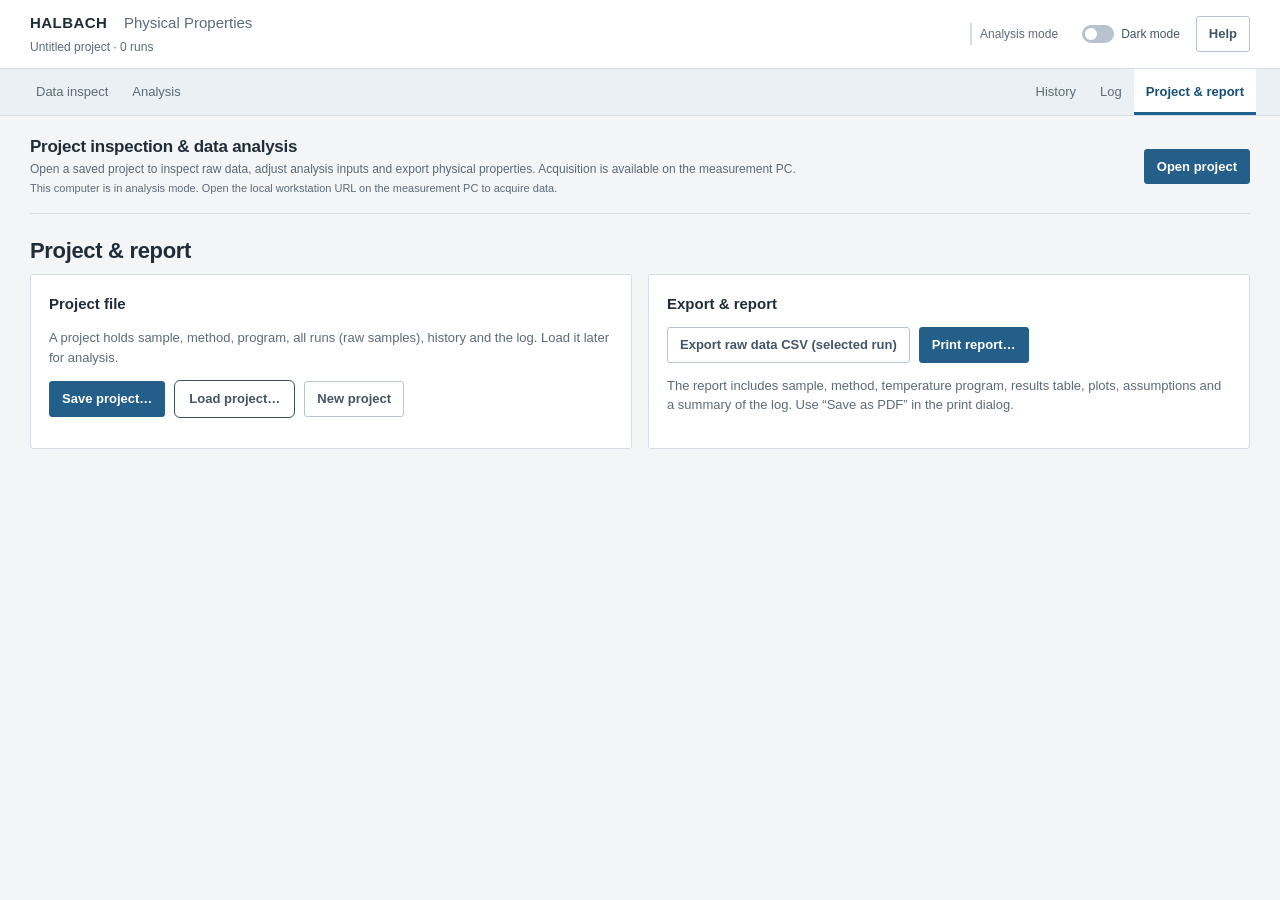
<file: app/index.html>
<!DOCTYPE html>
<html lang="en">
<head>
<meta charset="utf-8"><meta name="viewport" content="width=device-width, initial-scale=1">
<title>Halbach · Physical Properties Workstation</title>
<script src="js/theme.js"></script>
<link rel="stylesheet" href="style.css">
</head>
<body>
<header>
  <div class="brand"><strong>HALBACH <span>Physical Properties</span></strong><small id="project-context">Untitled project · 0 runs</small></div>
  <div class="actions header-actions"><div class="actions header-status"><span class="badge" id="b-mode">Connecting…</span><span class="badge" id="b-ls">Temp: OFF</span><span class="badge" id="b-run">Idle</span></div><label class="theme-control"><input type="checkbox" role="switch" data-theme-switch aria-label="Dark mode"><span class="theme-track" aria-hidden="true"></span><span>Dark mode</span></label><a class="secondary header-help" href="help.html" id="help-link" target="_blank" rel="noopener" aria-label="Help and documentation (opens in a new tab)">Help</a></div>
</header>

<nav class="tabs" id="tabs" role="tablist"></nav>
<main>
<div class="workspace-banner">
  <div><span class="eyebrow">Measurement & materials analysis</span><h1 id="access-title">Connecting to the local workstation…</h1><p id="access-description" class="muted"></p><small id="access-status" role="status" aria-live="polite"></small></div>
  <div class="workspace-actions"><div class="actions service-controls" id="workstation-controls"><div class="field"><label for="rust-url">Local service address</label><input id="rust-url" type="url" value="http://127.0.0.1:8765" spellcheck="false"></div><button class="secondary" id="workstation-reconnect" hidden>Reconnect local service</button><button type="button" class="help-tip" aria-label="Local service help" aria-describedby="workstation-help">?<span role="tooltip" id="workstation-help">Start start-workstation.bat on the measurement PC. The local browser connects automatically. Pages opened remotely provide project inspection and analysis.</span></button></div><button class="primary" id="open-project">Open project</button></div>
</div>

<section class="page active" id="p-mode" data-title="Mode">
  <p class="intro">Choose the method first: DC field with steps or scans, AC field with DC or AC current (sideband detection), or CHIRP. You can also load a preset method defined in JSON. Select compatible devices on the next tab.</p>
  <div class="grid method-choices" id="mode-cards">
    <div class="method-options" id="principle-fixed" role="region" aria-labelledby="method-fixed" hidden><div class="grid g2">
      <div class="field"><label for="x-fixed">Excitation</label><select id="x-fixed" data-bind="method.fixed.excitation" data-excsel></select></div>
      <div class="field"><label for="x-fixed-acquisition">Angular acquisition</label><select id="x-fixed-acquisition" data-bind="method.fixed.acq"><option value="step">Steps</option><option value="scan">Scans</option></select></div>
    </div></div>
    <div class="method-options" id="principle-rotating" role="region" aria-labelledby="method-rotating" hidden><div class="field"><label for="x-rotating">Excitation</label><select id="x-rotating" data-bind="method.rotating.excitation" data-excsel></select><small>DC current: field-frequency detection. AC current: sideband detection.</small></div></div>
    <div class="method-options" id="principle-chirp" role="region" aria-labelledby="method-chirp" hidden><p>AC excitation is fixed for CHIRP. Set current levels, rotation and cycles in Experiment setup.</p></div>
  </div>
  <input id="preset-file" type="file" accept=".json,application/json" hidden>
  <div id="mode-msg" style="margin-top:16px"></div>
  <div id="method-lock" class="notice" role="status"></div><button class="secondary" data-release-config>Stop setup and edit configuration</button>
</section>

<section class="page" id="p-hardware" data-title="Hardware">
  <details class="device-accordion" id="device-configuration" open><summary>Devices and connections</summary><div class="accordion-content"><div id="device-lock" class="notice" role="status"></div><button class="secondary" data-release-config>Stop setup and edit configuration</button>
  <div class="card"><div class="grid g3">
    <div class="field"><label>Backend</label><select data-bind="hardware.backend"><option value="real">Real instruments</option><option value="simulation">Simulation (synthetic data)</option></select></div>
    <div class="field"><label>Temperature</label><select data-bind="hardware.temperature"><option value="off">OFF</option><option value="read">Read only</option><option value="control">Read and control</option></select></div>
  </div><p>Select the devices for your method, then check every connection before continuing to Sample. Simulation checks do not verify physical equipment.</p>
  </div>
  <p class="intro">Choose instruments compatible with the selected method. Position comes from the OWIS controller (absolute angle) or an optical encoder through NI 9361 / cDAQ-9183 (relative angle). If the external reader is unavailable, CHECK connections checks the OWIS angle instead.</p>
  <div class="subtabs" role="tablist" id="hw-subtabs">
    <button data-sub="temp" class="active">Temperature control</button><button data-sub="magnet">Magnet</button><button data-sub="source">Current source</button><button data-sub="measure">Measure</button>
  </div>
  <div class="card subpane active" data-pane="temp"><h2>Temperature controller (GPIB)</h2><div class="grid g3">
      <div class="field"><label for="f-model">Model</label><select id="f-model" data-bind="hardware.tempController.model"><option value="LS335">Lake Shore 335</option><option value="LS332">Lake Shore 332</option></select></div>
      <div class="field"><label for="f-addr">VISA address</label><input id="f-addr" data-bind="hardware.tempController.address"><small>e.g. GPIB0::12::INSTR</small></div>
      <div class="field"><label for="f-input">Sample sensor input</label><select id="f-input" data-bind="hardware.tempController.input"><option>A</option><option>B</option></select></div>
      <div class="field"><label for="f-loop">Control loop / heater output</label><select id="f-loop" data-bind="hardware.tempController.loop" data-num><option value="1">1</option><option value="2">2</option></select></div>
      <div class="field"><label for="f-maxk">Software max setpoint (K)</label><input id="f-maxk" type="number" data-bind="hardware.tempController.maxK" data-num><small>Protects the sample/cryostat. Programs above this are rejected.</small></div>
      <div class="field"><label for="f-maxr">Software max ramp (K/min)</label><input id="f-maxr" type="number" data-bind="hardware.tempController.maxRateKmin" data-num></div>
      <div class="field"><label for="f-minr">Minimum supported ramp (K/min)</label><input id="f-minr" type="number" min="0.001" step="0.001" data-bind="hardware.tempController.minRateKmin" data-num><small>Default 0.1. Model 335 firmware 1.4 or newer supports 0.001; use the limit verified for this controller.</small></div>
    </div>
    <div class="actions" style="margin-top:14px"><button class="primary" id="ls-connect">Connect</button><button class="secondary" id="ls-disconnect" disabled>Disconnect</button><button class="danger" id="ls-heateroff" disabled>Heater off</button></div>
    <div id="ls-info" class="muted" style="margin-top:10px"></div>
    <div class="card" style="margin-top:14px;background:var(--panel2)">
      <h3>Live temperature status</h3>
      <div id="hw-temp-status" class="notice">Temperature controller idle or off.</div>
    </div>
  </div>
  <div class="card subpane" data-pane="magnet"><h2>Rotating Halbach magnet</h2><div class="grid g3">
      <div class="field"><label>Rotation controller</label><select data-bind="hardware.magnet.rotator" data-opts="ROTATOR"></select></div>
      <div class="field"><label>Port / address</label><input data-bind="hardware.magnet.rotator_addr" placeholder="e.g. COM4"></div>
      <div class="field"><label>OWIS baud rate</label><input type="number" data-bind="hardware.magnet.baud" data-num></div>
      <div class="field"><label>Control unit</label><input type="number" min="1" max="1" data-bind="hardware.magnet.unit" data-num value="1"><small>PS10 unit index (default 1).</small></div>
      <div class="field"><label>Axis</label><input type="number" min="1" max="9" data-bind="hardware.magnet.axis" data-num value="1"><small>PS10 axis index (default 1).</small></div>
      <div class="field"><label>Line termination</label><select data-bind="hardware.magnet.term"><option value="crlf" selected>CR+LF (\r\n) [default]</option><option value="cr">CR (\r)</option><option value="lf">LF (\n)</option></select></div>
      <div class="field"><label>OWIS counts per revolution (calibration)</label><input type="number" data-bind="hardware.magnet.counts_per_turn" data-num data-nullable><small>e.g. 50000 (138.89 inc/deg, 400°=55556) or 50040 (139 inc/deg).</small></div>
      <div class="field" style="align-self:end"><label>Counts calibration presets</label><div class="actions"><button type="button" class="secondary" id="cal-50000">50000 (138.89 inc/°)</button><button type="button" class="secondary" id="cal-50040">50040 (139 inc/°)</button></div></div>
      <div class="field"><label>OWIS velocity command units per count/second</label><input type="number" min="0" step="any" data-bind="hardware.magnet.velocity_scale" data-num data-nullable><small>Calibrate for the motor/firmware. Default 1.</small></div>
      <div class="field"><label>Position source</label><select data-bind="hardware.magnet.encoder" data-opts="ENCODER"></select><small>External optical angle is relative and needs a calibrated reference. Unavailable encoder/cDAQ falls back to OWIS absolute position.</small></div>
      <div class="field"><label>cDAQ-9183 Ethernet host / IP</label><input data-bind="hardware.magnet.host" placeholder="192.168.1.100"></div>
      <div class="field"><label>Module / channel</label><input data-bind="hardware.magnet.encoder_addr" placeholder="e.g. cDAQ1Mod2/ctr0"></div>
      <div class="field"><label>Optical encoder pulses per revolution (before ×4 decoding)</label><input type="number" min="1" data-bind="hardware.magnet.encoder_ppr" data-num data-nullable></div>
      <div class="field"><label for="positive-field-angle">+B angle (deg)</label><input id="positive-field-angle" type="number" step="any"><small>Stage angle where the field points along +B. Set 0 if stage 0° already corresponds to +B; the opposite field is 180° away.</small></div>
      <div class="field"><label>Field-angle convention</label><select data-bind="hardware.magnet.dir_sign" data-num><option value="1">Angle increases with the stage angle</option><option value="-1">Angle increases opposite to the stage angle</option></select><small>Controls the angular sign, independently of the +B reference.</small></div>
      <div class="field"><label>Calibrated field magnitude B (T)</label><input type="number" min="0" step="any" data-bind="sample.B_T" data-num><small>At the sample position.</small></div>
      <div class="field" style="grid-column: span 3"><div class="actions"><button type="button" class="secondary" id="btn-set-zero-pos">Use current position as +B</button><span id="zero-pos-status" class="muted"></span></div><small>Use only when the magnet is physically aligned with +B. This records a reference and does not move the magnet.</small></div>
    </div></div>
  <div class="card subpane" data-pane="source"><h2>Current source</h2><div class="grid g3">
      <div class="field"><label>Instrument</label><select data-bind="hardware.source.model" data-opts="SOURCES"></select></div>
      <div class="field"><label>Address</label><input data-bind="hardware.source.address" placeholder="e.g. GPIB0::12::INSTR or IP"></div>
      <div id="src-caps" class="muted" style="align-self:end"></div>
      <div class="field"><label>Voltage compliance (V)</label><input type="number" step="any" data-bind="hardware.source.compliance_V" data-num></div>
      <div class="field"><label>Software current limit (mA, RMS for AC)</label><input type="number" step="any" data-bind="hardware.source.max_mA" data-num><small>Modes requesting more are rejected. Verify peak vs RMS units per model.</small></div>
    </div></div>
  <div class="card subpane" data-pane="measure"><h2>Voltage measurement</h2><div class="grid g3">
      <p id="delta-info" hidden>Delta automatically sources +I and −I and synchronizes the 2182/2182A nanovoltmeter over the source's RS-232 and Trigger Link. Only the 6220/6221 needs a PC interface.</p>
      <div class="field"><label>DC voltage acquisition</label><select data-bind="hardware.measure.dc_mode"><option value="independent">Independent nanovoltmeter</option><option value="delta">Source-linked delta mode</option></select></div><div class="field"><label>Nanovoltmeter (DC)</label><select data-bind="hardware.measure.volt" data-opts="VOLT"></select></div>
      <div class="field"><label>Address</label><input data-bind="hardware.measure.volt_addr"></div><div></div>
      <div class="field"><label>Lock-in 1</label><select data-bind="hardware.measure.lockin1" data-opts="LOCKIN"></select></div>
      <div class="field"><label>Address</label><input data-bind="hardware.measure.lockin1_addr"><small>Use VISA address (SR830), host:50000 (Ametek 7230), or LabOne devXXXX / host:8004/devXXXX (Zurich MFLI).</small></div><div></div>
      <div class="field"><label>Lock-in 2 (optional)</label><select data-bind="hardware.measure.lockin2" data-opts="LOCKIN"></select></div>
      <div class="field"><label>Address</label><input data-bind="hardware.measure.lockin2_addr"></div><div></div>
    </div><div id="measure-msg" style="margin-top:10px"></div><button class="secondary" id="check-reference">Wait for TTL Ref In lock</button><small id="reference-result" role="status">For a live TTL signal; does not start the motor.</small></div>
  <div class="card"><h2>Declared instruments</h2><div id="hw-summary"></div></div>
  <div class="card"><button class="primary" id="check-connections" disabled>CHECK connections</button><p id="check-requirements"></p><div id="connection-results" role="status" aria-live="polite"></div></div>
  <div class="actions"><button class="secondary" id="save-preset">Save method &amp; devices as JSON</button><span id="preset-save-status" role="status"></span></div>
  </div></details>
  <div id="hardware-readings"><div class="card actual-panel" id="actual-values-panel">
  <div class="actual-header">
    <strong>Live instrument readings</strong>
    <div class="actions">
      <span class="actual-badge" id="act-temp-badge">Temp: —</span>
      <button type="button" class="secondary" id="btn-refresh-actual" style="min-height:30px;padding:3px 10px;font-size:12px">Poll readings</button>
      <button type="button" class="secondary" id="btn-quick-zero" style="min-height:30px;padding:3px 10px;font-size:12px">Use position as +B</button>
    </div>
  </div>
  <div class="kpis actual-kpis">
    <div class="kpi"><span>Temperature</span><b id="act-temp">— K</b><small id="act-temp-status" class="muted">Status: idle</small></div>
    <div class="kpi"><span>Timestamp / Elapsed</span><b id="act-time">—</b><small id="act-clock" class="muted">—</small></div>
    <div class="kpi"><span>Excitation current</span><b id="act-current">— mA</b><small id="act-output-badge" class="badge">OUTPUT OFF</small></div>
    <div class="kpi"><span>Measured voltage</span><b id="act-voltage">— V</b><small id="act-voltage-sub" class="muted">X: — | Y: —</small></div>
    <div class="kpi"><span>Magnet angle</span><b id="act-angle">—°</b><small id="act-counter" class="muted">Counter: — incs</small></div>
  </div>
</div></div>
</section>

<section class="page" id="p-sample" data-title="Sample">
  <h1>Sample</h1>
  <p class="intro">Start at zero tilt for the ordinary Hall coefficient. Field magnitude is set on the Hardware page (Magnet).</p>
  <div class="card" style="max-width:900px"><h2>Sample</h2><div class="grid g2">
      <div class="field"><label>Sample ID</label><input data-bind="sample.id"></div>
      <div class="field"><label>Conducting thickness (nm)</label><input type="number" min="0" step="any" data-bind="sample.thickness_nm" data-num></div>
      <div class="field"><label>Tilt ψ (deg)</label><input type="number" step="any" data-bind="sample.tilt_deg" data-num></div>
      <div class="field"><label>Sheet resistance R□ (Ω) <span class="muted">(fallback)</span></label><input type="number" step="any" data-bind="sample.rsq_ohm" data-num data-nullable><small>Used for mobility if a run has no R□ of its own.</small></div>
      <div class="field"><label>Width / length (µm)</label><div class="grid g2"><input type="number" data-bind="sample.width_um" data-num><input type="number" data-bind="sample.length_um" data-num></div></div>
    </div><div class="field" style="margin-top:14px"><label>Notes</label><textarea rows="3" data-bind="sample.notes"></textarea></div>
    <div id="sample-msg" style="margin-top:12px"></div></div>
</section>

<section class="page" id="p-temp" data-title="Temperature program">
  <h1>Experiment setup</h1><p class="intro">Configure the acquisition and temperature sequence. During a run, edit active parameters or add, remove and reorder future steps, then apply changes. Each acquisition retains its own recorded conditions.</p><div class="actions experiment-apply"><button class="primary" id="apply-parameters">Apply conditions & program</button><span id="parameter-status" role="status"></span></div><div id="experiment-msg"></div><div class="card"><h2>Detection settings</h2><div class="grid g2"><div class="field"><label>Lock-in time constant (ms)</label><input type="number" data-bind="method.tc_ms" data-num><small>Used by every lock-in mode.</small></div><div class="field"><label>TTL reference lock timeout (s)</label><input type="number" min="0.1" max="600" step="any" data-bind="method.lock_timeout_s" data-num><small>Timeout for locking to the external Ref In signal across lock-in modes.</small></div></div>
</div>
  <div class="card mode-panel" id="mp-chirp" hidden><h2>CHIRP parameters</h2><div class="grid g3">
      <div class="field"><label>Carrier frequency (Hz)</label><input type="number" data-bind="method.carrier_hz" data-num><small>Guide range 500-900 Hz.</small></div>
      <div class="field"><label>Current levels, RMS (mA, comma-separated)</label><input id="f-levels"></div>
      <div class="field"><label>Maximum rotation frequency (Hz)</label><input type="number" min="0.001" max="1.2" step="any" data-bind="method.rot_hz" data-num><small>Constant-speed plateau, up to 1.2 Hz. Validate filter tracking at the selected maximum.</small></div>
      <div class="field"><label>Direction</label><select data-bind="method.direction"><option value="both">Both</option><option value="cw">Clockwise</option><option value="ccw">Counter-clockwise</option></select></div>
      <div class="field"><label>Cycles per current level and direction</label><input type="number" min="1" step="1" data-bind="method.cycles" data-num><small>Dwell is cycles / rotation frequency; the post-step mask must fit within it.</small></div>
      <div class="field"><label>Post-step mask (s)</label><input type="number" step="any" data-bind="method.mask_s" data-num></div>
  </div></div>
  <div class="card mode-panel" id="mp-fixed" hidden><h2>Fixed field parameters</h2><div class="grid g3">
      <div class="field"><label>Current (mA, RMS for AC)</label><input type="number" step="any" data-bind="method.fixed.I_mA" data-num><small>Delta uses the entered magnitude for +I and −I. AC source commands convert RMS to peak.</small></div>
      <div class="field" data-when="volt"><label>Nanovoltmeter integration (PLC)</label><input type="number" min="1" max="50" step="1" data-bind="method.fixed.nplc" data-num><small>Channel 1 voltage, automatic range; whole PLC values for delta synchronization.</small></div>
      <div class="field" data-when="ac"><label>AC carrier frequency (Hz)</label><input type="number" data-bind="method.fixed.carrier_hz" data-num></div>
      <div class="field" data-when="step"><label>Number of angles</label><input type="number" min="6" step="1" data-bind="method.fixed.n_angles" data-num><small>At least six angles for an identifiable harmonic fit.</small></div>
      <div class="field" data-when="step"><label>Settling time (s)</label><input type="number" step="any" data-bind="method.fixed.settle_s" data-num></div>
      <div class="field" data-when="scan"><label>Rotation frequency (Hz)</label><input type="number" min="0.001" max="1.2" step="any" data-bind="method.fixed.rot_hz" data-num></div>
      <div class="field" data-when="dc"><label>Reverse DC current at each angle</label><select data-bind="method.fixed.reverse" data-bool><option value="true">Yes</option><option value="false">No</option></select></div>
  </div></div>
  <div class="card mode-panel" id="mp-rotating" hidden><h2>Rotating field parameters</h2><div class="grid g3">
      <!-- shared lock_timeout_s is in the lock-in card above -->
      <div class="field" data-when="ac"><label>AC current RMS (mA)</label><input type="number" step="any" data-bind="method.rotating.I_mA" data-num></div>
      <div class="field" data-when="dc"><label>DC currents (mA, comma-separated)</label><input id="f-dc-currents"><small>For example −5, −2.5, 0, 2.5, 5. The Hall voltage/current slope determines the Hall coefficient; no separate zero-current background is needed.</small></div>
      <div class="field"><label>Rotation frequency (Hz)</label><input type="number" min="0.001" max="1.2" step="any" data-bind="method.rotating.rot_hz" data-num></div>
      <div class="field" data-when="ac"><label>AC carrier frequency (Hz)</label><input type="number" data-bind="method.rotating.carrier_hz" data-num></div>
      <div class="field" data-when="ac"><label>Sideband</label><select data-bind="method.rotating.sideband"><option value="lower">Lower (carrier − rotation)</option><option value="upper">Upper (carrier + rotation)</option></select></div>
      <div class="field"><label>Acquisition duration per current (s)</label><input type="number" data-bind="method.rotating.duration_s" data-num></div>
      <div class="field" data-when="ac"><label>Include zero-current background</label><select data-bind="method.rotating.background" data-bool><option value="true">Yes</option><option value="false">No</option></select></div>
  </div></div>
<h2 id="prog-heading">Temperature & acquisition program</h2>
  <div id="prog-temp-off-notice" class="notice ok" hidden>Temperature control is <strong>OFF</strong>. The experiment will execute at ambient room temperature without temperature ramps or stabilization delays.</div>
  <p class="intro" id="prog-intro">Build a temperature program from start, steps, and end temperatures (including multi-segment ramps and cooling). Temperature stability requires remaining continuously in-band for the minimum stabilization time, with time-averaged |ΔT| below the tolerance threshold and temperature standard deviation (ESD σ_T) below the ESD limit during the averaging window.</p>
  <div class="card"><h2 id="program-builder-title">Build a temperature segment</h2>
    <div class="program-builder" id="prog-sweep-group">
      <div class="grid g4">
        <div class="field"><label for="sw-mode">Temperature mode</label><select id="sw-mode"><option value="steps">Stabilized steps</option><option value="scan">Slow scan · acquire while ramping</option></select></div>
        <div class="field"><label for="sw0">Start temperature (K)</label><input id="sw0" type="number" value="300" step="any"></div>
        <div class="field"><label for="sw1">End temperature (K)</label><input id="sw1" type="number" value="320" step="any"></div>
        <div class="field" id="sw-step-field"><label for="swd">Temperature increment (K)</label><input id="swd" type="number" value="10" min="0" step="any"></div>
        <div class="field"><label for="swr">Ramp rate (K/min)</label><input id="swr" type="number" min="0.001" step="0.001" value="0.1"></div>
        <div class="field" id="sw-count-field"><label for="sw-count">Measurements at each T</label><input id="sw-count" type="number" min="1" max="10000" step="1" value="1"></div>
        <div class="field"><label for="sw-interval">Wait between measurements (s)</label><input id="sw-interval" type="number" min="0" step="any" value="0"></div>
        <div class="field"><label for="sw-range">Heater range</label><select id="sw-range"><option value="low">Low</option><option value="medium" selected>Medium</option><option value="high">High</option></select></div>
      </div>
      <details><summary>Stability criteria for temperature holds</summary><div class="grid g3" style="margin-top:12px">
        <div class="field"><label for="sw-minstab">Minimum stable time (s)</label><input id="sw-minstab" type="number" min="1" value="60"></div>
        <div class="field"><label for="sw-maxstab">Stabilization timeout (s)</label><input id="sw-maxstab" type="number" min="1" value="3600"></div>
        <div class="field"><label for="sw-window">Averaging window (s)</label><input id="sw-window" type="number" min="1" value="30"></div>
        <div class="field"><label for="sw-tol">Maximum |ΔT| (K)</label><input id="sw-tol" type="number" min="0" step="any" value="0.05"></div>
        <div class="field"><label for="sw-mean">Mean |ΔT| limit (K)</label><input id="sw-mean" type="number" min="0" step="any" value="0.02"></div>
        <div class="field"><label for="sw-esd">Temperature standard deviation (K)</label><input id="sw-esd" type="number" min="0" step="any" value="0.02"></div>
      </div></details>
      <div class="actions" style="margin-top:14px"><button class="secondary" id="add-sweep">Append temperature segment</button></div>
    </div>
    <p class="muted" id="sw-description">Stabilize each temperature, then repeat the measurement the requested number of times.</p>
    <div class="toolbar"><div class="field"><label for="add-type">Add an individual operation</label><select id="add-type"></select></div><button class="secondary" id="add-step">Add operation</button><button class="secondary" id="clear-prog">Clear program</button></div>
  <div class="grid g2" style="margin-top:12px;margin-bottom:12px" id="prog-grid">
    <div class="tablewrap"><table id="prog-table"></table></div>
    <div class="card" id="prog-preview-card" style="background:var(--panel2);margin:0">
      <h3>Planned temperature profile</h3>
      <canvas id="c-prog-preview" style="height:240px"></canvas>
      <div id="prog-preview-stats" class="muted" style="margin-top:6px;font-size:12px"></div>
    </div>
  </div>
  <div id="sweep-msg" role="status"></div>
  <div id="prog-msg" style="margin-top:12px"></div></div>
</section>

<section class="page" id="p-run" data-title="Run">
  <h1>Run</h1>
  <div id="run-notice"></div>
  <div class="card"><div class="actions">
    <button class="primary" id="r-start">Start program</button><button class="secondary" id="r-pause" disabled>Pause</button><button class="danger" id="r-abort" disabled>Abort</button>
    <div class="field" style="margin-left:18px"><label>Simulation speed</label><select id="r-speed"><option value="1">1× (real time)</option><option value="20">20×</option><option value="200">200×</option><option value="0" selected>Max</option></select></div>
  </div>
  <div class="progress" style="margin:16px 0 6px"><div id="r-prog"></div></div><div id="r-status" class="muted">Idle</div></div>
  <div id="run-readings"></div>
  <div id="r-stability" class="muted" role="status"></div>
  <div class="kpis" id="r-kpis"></div>
  <div class="grid g2" style="margin-top:16px"><div class="card"><h2>Temperature</h2><canvas id="c-temp"></canvas><div class="legend"><span><i style="background:var(--plot-primary)"></i>measured</span><span><i style="background:var(--plot-secondary)"></i>setpoint</span></div></div>
  <div class="card"><h2>Program steps</h2><div class="tablewrap"><table id="run-steps"></table></div></div></div>
</section>

<section class="page" id="p-inspect" data-title="Data inspect">
  <h1>Data inspect</h1>
  <p class="intro">Look at raw lock-in data during or after a measurement. Excluding samples re-runs the fit; the exclusions are recorded in History.</p>
  <div class="toolbar"><div class="field"><label>Run</label><select id="i-run"></select></div>
    <label style="display:flex;gap:6px;align-items:center"><input type="checkbox" id="i-live" style="width:auto;min-height:0"> follow latest run</label>
    <button class="secondary" id="i-refit">Refit</button><button class="secondary" id="i-export">Export raw CSV</button></div>
  <div class="kpis" id="i-kpis"></div>
  <div class="card" id="i-slope-card" hidden><h2>Hall voltage versus DC current</h2><canvas id="c-current-slope"></canvas><p id="i-slope-info"></p></div>
  <div class="grid g2" style="margin-top:16px">
    <div class="card"><h2>X vs field angle</h2><canvas id="c-xth"></canvas><div class="legend"><span><i style="background:var(--plot-primary)"></i>valid</span><span><i style="background:var(--plot-muted)"></i>masked</span><span><i style="background:var(--plot-secondary)"></i>fit</span></div></div>
    <div class="card"><h2>X, Y vs time</h2><canvas id="c-xt"></canvas><div class="legend"><span><i style="background:var(--plot-primary)"></i>X</span><span><i style="background:var(--plot-tertiary)"></i>Y</span></div></div>
    <div class="card"><h2>Residuals vs angle</h2><canvas id="c-res"></canvas></div>
    <div class="card"><h2>Raw samples</h2><div class="toolbar"><div class="field"><label for="i-m0">Mask from t (s)</label><input id="i-m0" type="number" step="any"></div><div class="field"><label for="i-m1">to t (s)</label><input id="i-m1" type="number" step="any"></div><button class="secondary" id="i-mask">Exclude range</button><button class="secondary" id="i-unmask">Restore range</button></div><p id="i-mask-status" role="status"></p><p id="i-table-info" class="muted"></p><div class="tablewrap" style="max-height:240px"><table id="i-table"></table></div></div>
  </div>
</section>

<section class="page" id="p-analysis" data-title="Analysis">
  <h1>Physical properties</h1>
  <p class="intro">Hall coefficient, carrier density, Hall mobility and resistivity from each run. Statistical uncertainties are 1σ; field, geometry and phase calibration uncertainties are excluded.</p>
  <div class="card empty-state" id="analysis-empty"><span class="eyebrow">Start with your data</span><h2>Open a measurement project</h2><p>Use Open project above or drop a .hallproj.json file anywhere. Raw signals, sample metadata and analysis remain available without the instruments.</p></div>
  <div id="analysis-content" hidden>
  <div class="toolbar"><div class="field"><label for="a-filter">Data source</label><select id="a-filter"><option value="all">All runs</option><option value="measured">Measured only</option><option value="simulated">Simulated only</option></select></div><div class="field"><label for="a-axis">Plot against</label><select id="a-axis"><option value="auto">Automatic</option><option value="temperature">Temperature</option><option value="run">Run number</option></select></div><button class="secondary" id="a-refit">Recalculate all runs</button><button class="secondary" id="a-csv">Export visible results CSV</button></div>
  <div class="kpis" id="a-kpis"></div><p class="muted" id="a-notice" role="status"></p>
  <div class="legend analysis-legend"><span><i style="background:var(--plot-primary)"></i>Measured</span><span><i style="background:var(--plot-secondary)"></i>Simulated</span></div>
  <div class="grid g2"><div class="card"><h2>Hall sheet density n<sub>s</sub></h2><canvas id="c-ns" role="img" aria-label="Hall sheet density plot"></canvas></div><div class="card"><h2>Hall mobility μ</h2><canvas id="c-mu" role="img" aria-label="Hall mobility plot"></canvas></div>
  <div class="card"><h2>Hall coefficient R<sub>H</sub></h2><canvas id="c-rh" role="img" aria-label="Hall coefficient plot"></canvas></div><div class="card"><h2>Sheet resistance R□</h2><canvas id="c-rs" role="img" aria-label="Sheet resistance plot"></canvas></div></div>
  <div class="card"><h2>Run analysis inputs</h2><p class="muted">Corrections apply to this run's analysis and are saved with the project. Original acquisition settings are preserved. Sheet resistance must be measured independently at the run temperature.</p><div class="grid g3">
    <div class="field"><label for="a-run">Run</label><select id="a-run"></select></div>
    <div class="field"><label for="a-thickness">Thickness (nm)</label><input id="a-thickness" type="number" min="0" step="any"></div>
    <div class="field"><label for="a-field">Field magnitude (T)</label><input id="a-field" type="number" min="0" step="any"></div>
    <div class="field"><label for="a-tilt">Sample tilt (°)</label><input id="a-tilt" type="number" step="any"></div>
    <div class="field"><label for="a-rsq">Sheet resistance (Ω)</label><input id="a-rsq" type="number" min="0" step="any" placeholder="Optional · mobility needs this"></div>
  </div><div class="actions" style="margin-top:14px"><button class="primary" id="a-apply">Apply & recalculate</button><button class="secondary" id="a-reset">Restore acquisition inputs</button><button class="secondary" id="a-inspect">Inspect this run</button></div><p id="a-run-status" role="status" aria-live="polite"></p></div>
  <div class="card"><h2>Results & fit quality</h2><div class="tablewrap"><table id="a-table"></table></div></div>
  </div>
</section>

<section class="page" id="p-history" data-title="History">
  <h1>History</h1>
  <p class="intro">Audit trail of configuration changes, program runs and data edits. Saved with the project.</p>
  <div class="card"><div class="toolbar"><button class="secondary" id="h-csv">Export CSV</button></div><div class="tablewrap" style="max-height:60vh"><table id="h-table"></table></div></div>
</section>

<section class="page" id="p-log" data-title="Log">
  <h1>Log</h1>
  <p class="intro"><b>None</b>: nothing recorded. <b>Normal</b>: connections, steps, warnings, errors. <b>Verbose</b>: adds step parameters and settings changes. <b>Debug</b>: adds every instrument command and reply, and data payloads. Warnings and errors are kept at all levels except None.</p>
  <div class="card"><div class="toolbar">
    <div class="field"><label for="l-level">Capture level</label><select id="l-level"><option value="none">None</option><option value="normal">Normal</option><option value="verbose">Verbose</option><option value="debug">Debug</option></select></div>
    <div class="field"><label>Show</label><select id="l-view"><option value="debug">Everything captured</option><option value="verbose">≤ Verbose</option><option value="normal">≤ Normal</option><option value="warn">Warnings &amp; errors</option></select></div>
    <div class="field"><label>Filter text</label><input id="l-filter" placeholder="e.g. LS.tx"></div>
    <label style="display:flex;gap:6px;align-items:center"><input type="checkbox" id="l-follow" checked style="width:auto;min-height:0"> follow</label>
    <button class="secondary" id="l-save">Save log…</button><button class="secondary" id="l-clear">Clear</button><span class="muted" id="l-count"></span>
  </div><div id="logview" role="log" aria-live="off"></div></div>
</section>

<section class="page" id="p-project" data-title="Project & report">
  <h1>Project &amp; report</h1>
  <div class="grid g2"><div class="card"><h2>Project file</h2><p class="muted">A project holds sample, method, program, all runs (raw samples), history and the log. Load it later for analysis.</p>
    <div class="actions"><button class="primary" id="pr-save">Save project…</button><label class="secondary" style="display:inline-block;padding:8px 14px;border-radius:6px;border:1px solid #395063;cursor:pointer">Load project…<input type="file" id="pr-load" accept=".json,application/json" hidden></label><button class="secondary" id="pr-new">New project</button></div><div id="pr-msg" style="margin-top:12px"></div></div>
    <div class="card"><h2>Export &amp; report</h2><div class="actions"><button class="secondary" id="pr-csv">Export raw data CSV (selected run)</button><button class="primary" id="pr-report">Print report…</button></div><p class="muted">The report includes sample, method, temperature program, results table, plots, assumptions and a summary of the log. Use “Save as PDF” in the print dialog.</p></div></div>
</section>

<div class="pager" id="pager" style="max-width:1500px;margin:0 auto;padding:0 32px 40px"><button class="secondary" id="back">← Back</button><button class="primary" id="next">Next →</button></div>
</main>
<div id="report"></div>

<script src="js/core.js"></script><script src="js/lakeshore.js"></script><script src="js/analysis.js"></script><script src="js/modes.js"></script><script src="js/connections.js"></script><script src="js/backend.js"></script><script src="js/sim.js"></script><script src="js/plot.js"></script><script src="js/app.js"></script>
</body>
</html>
</file>
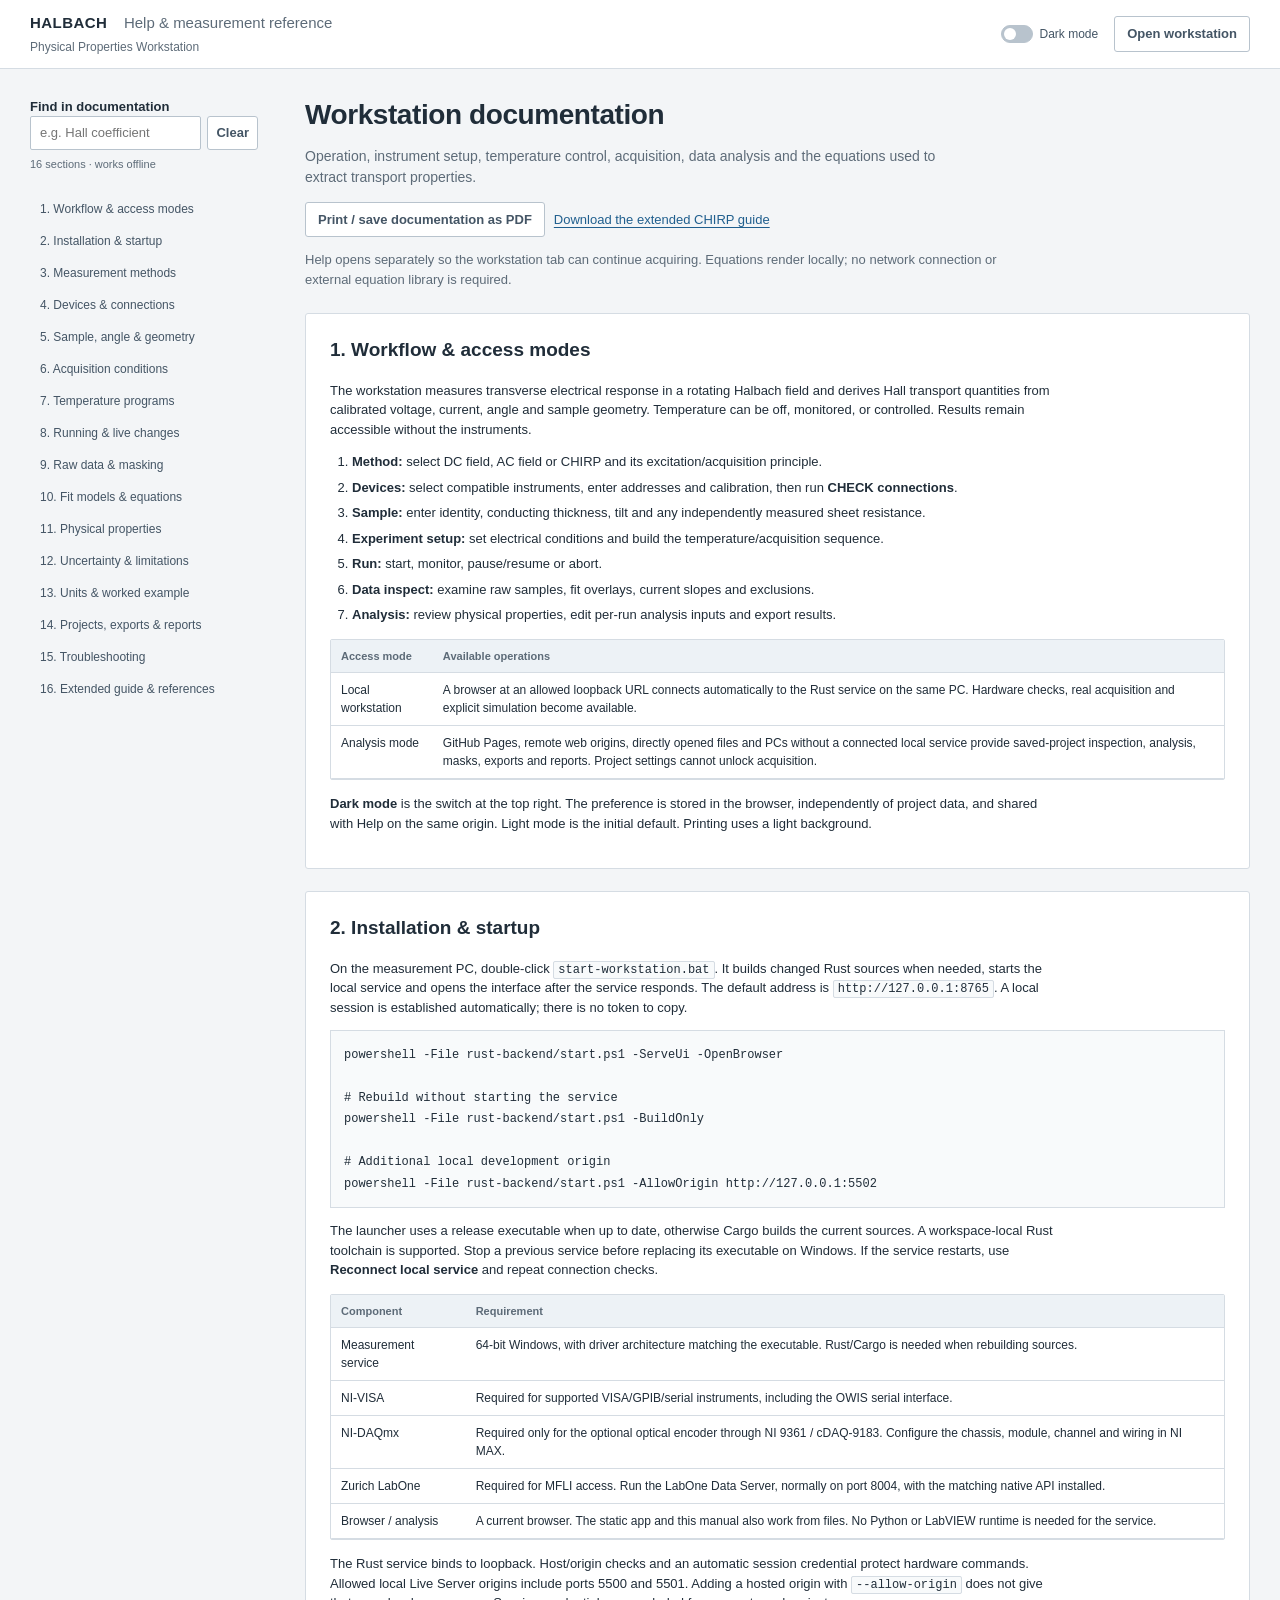
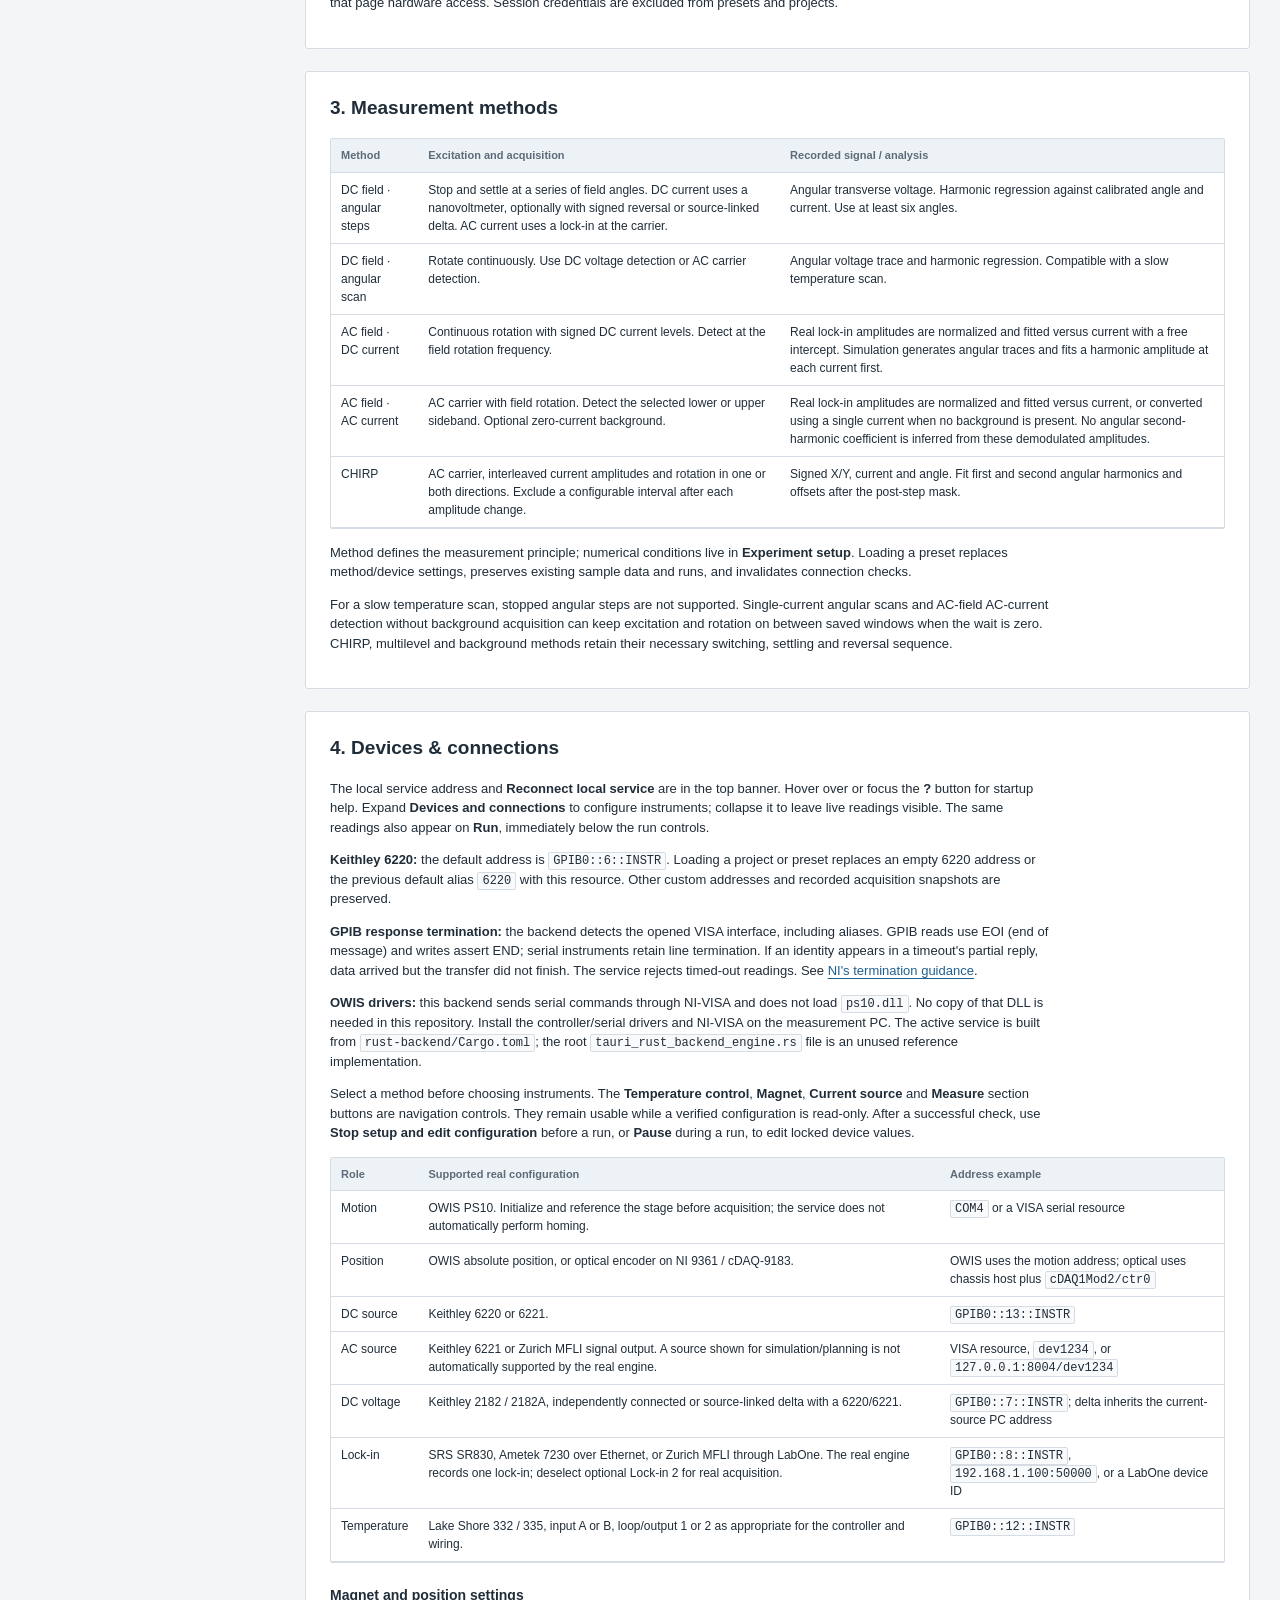
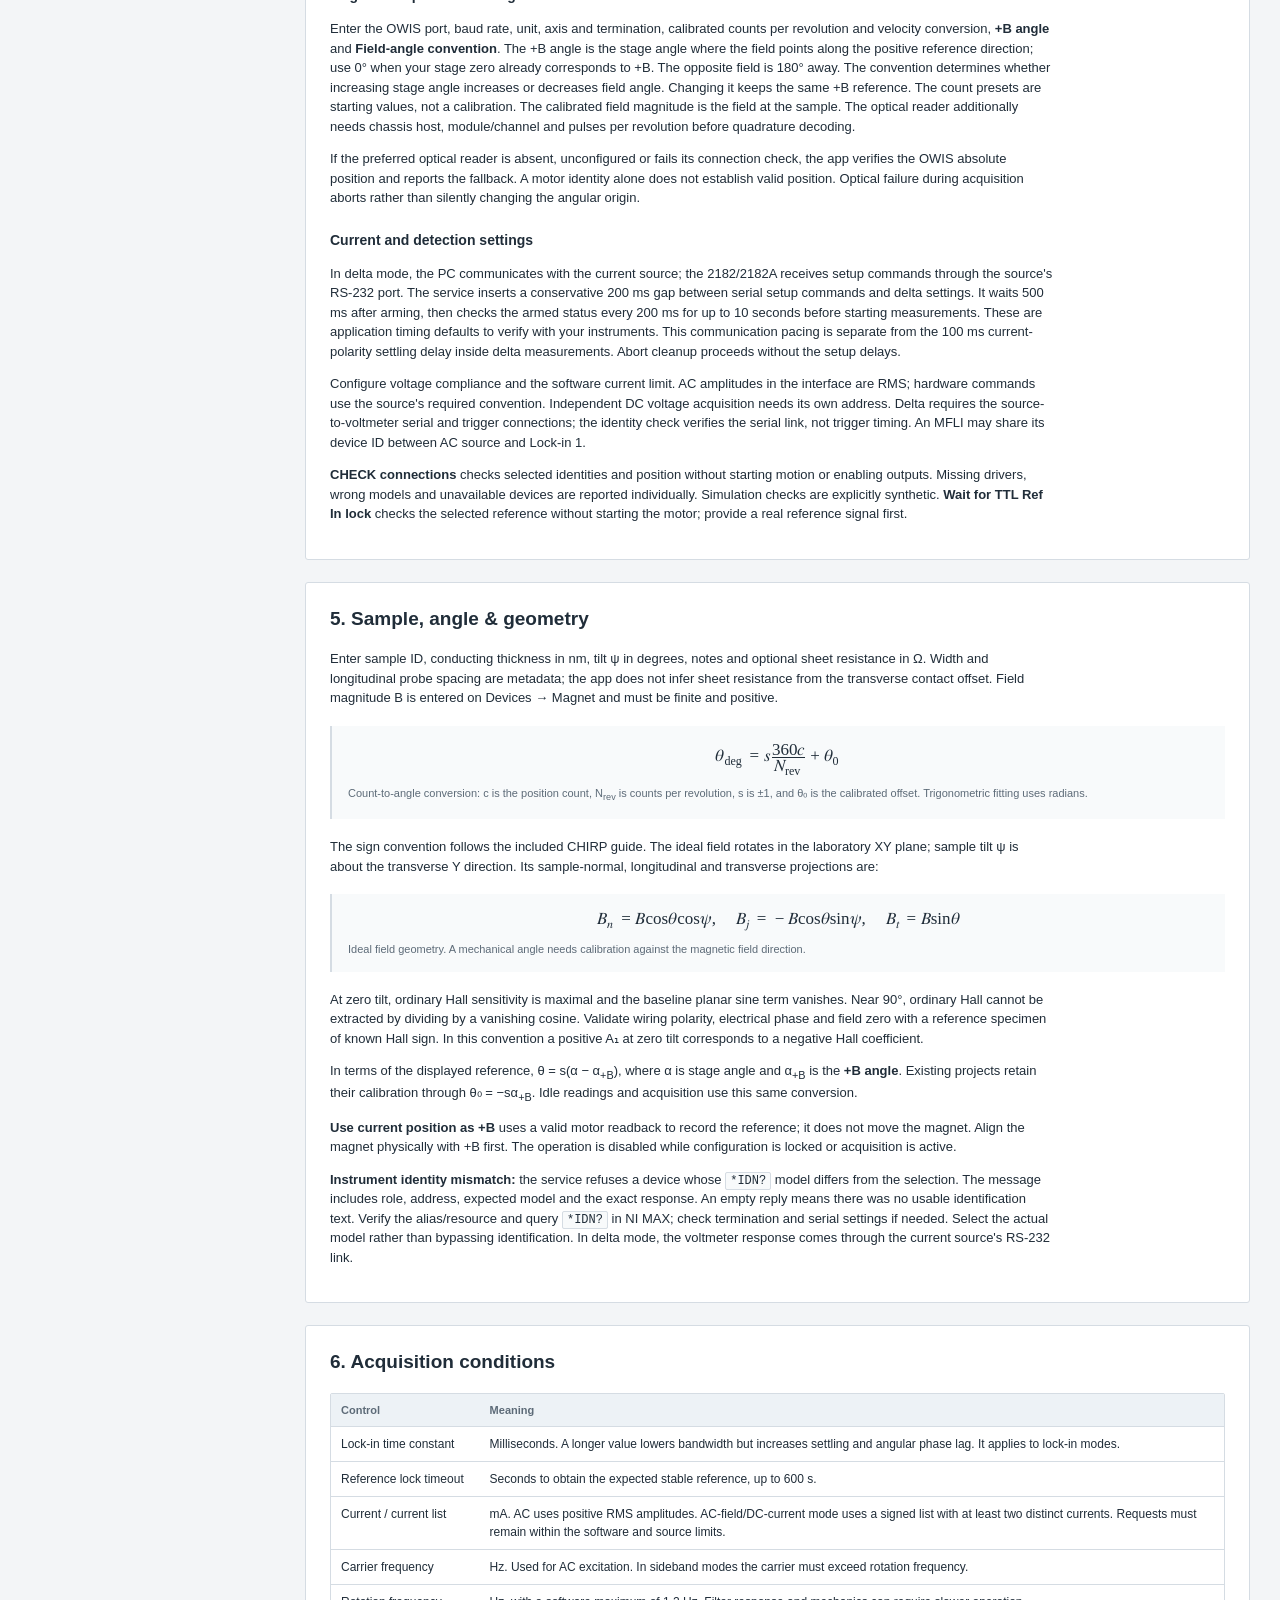
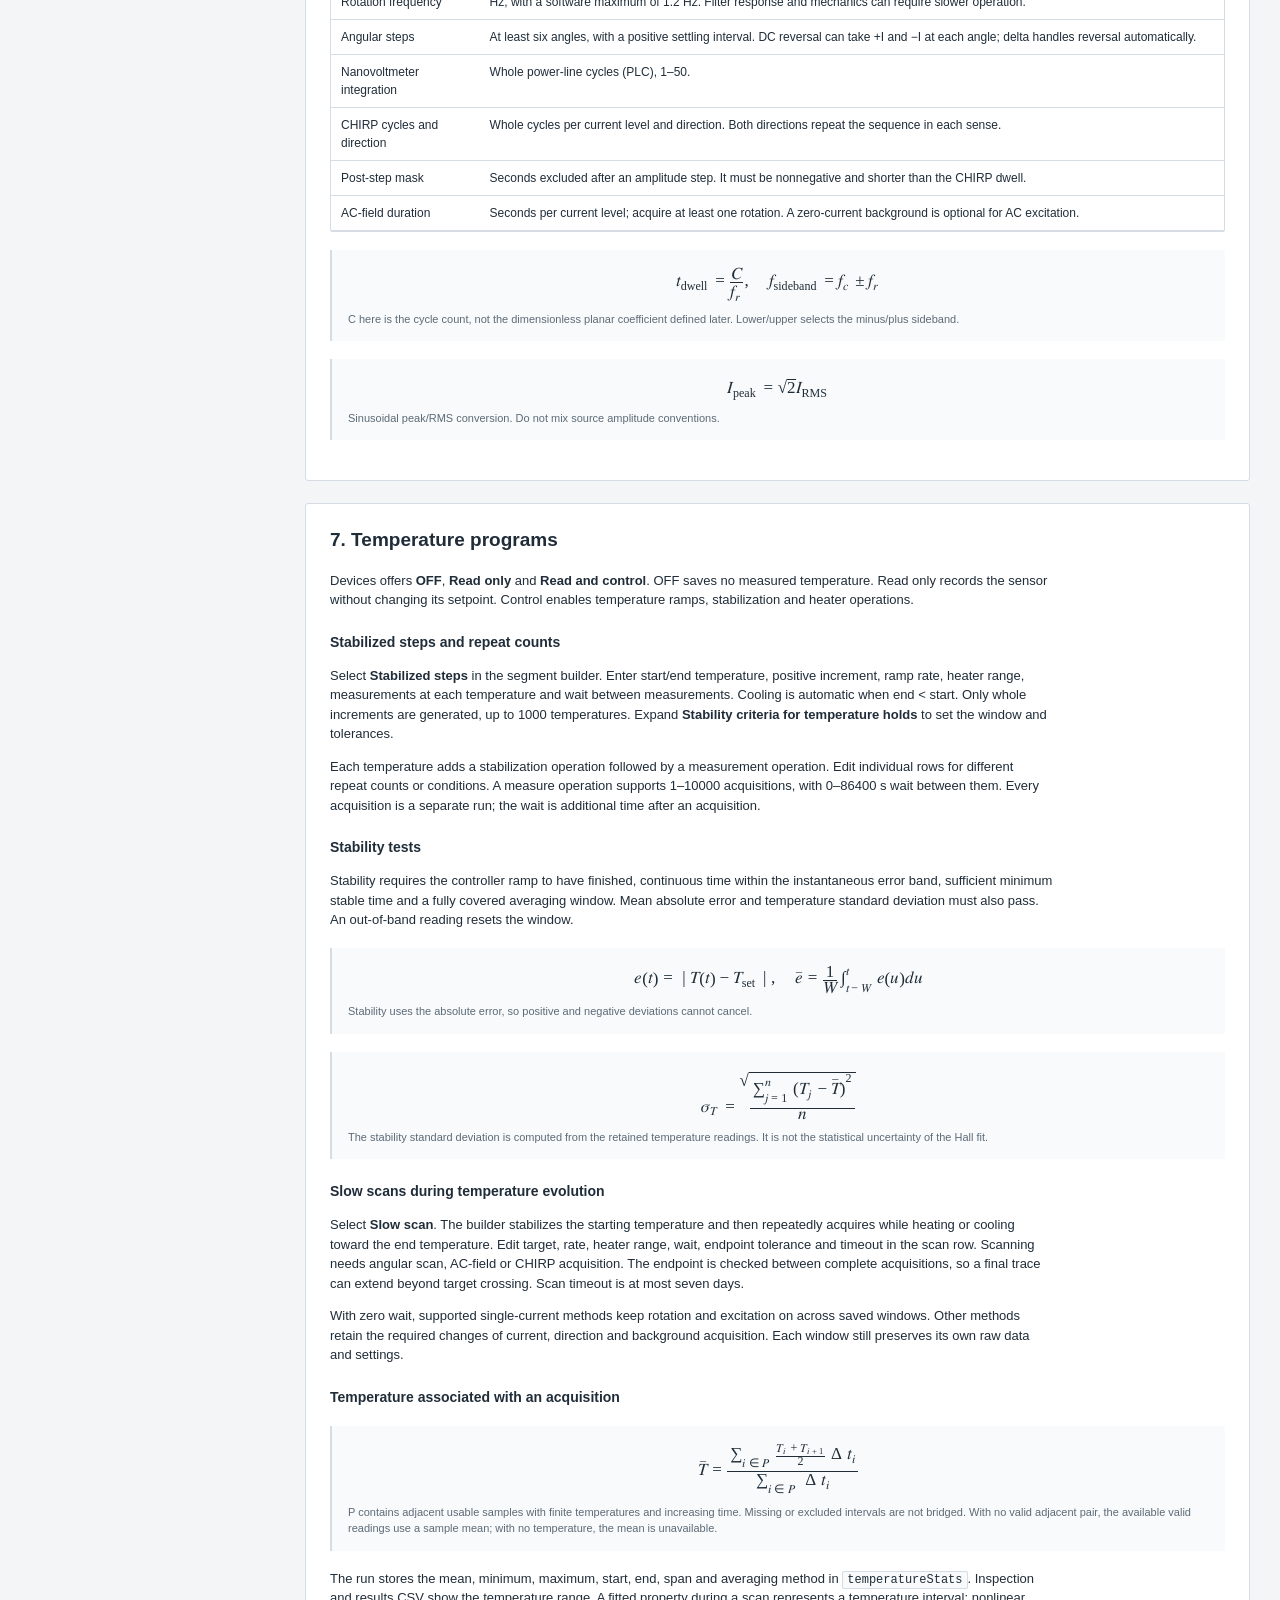
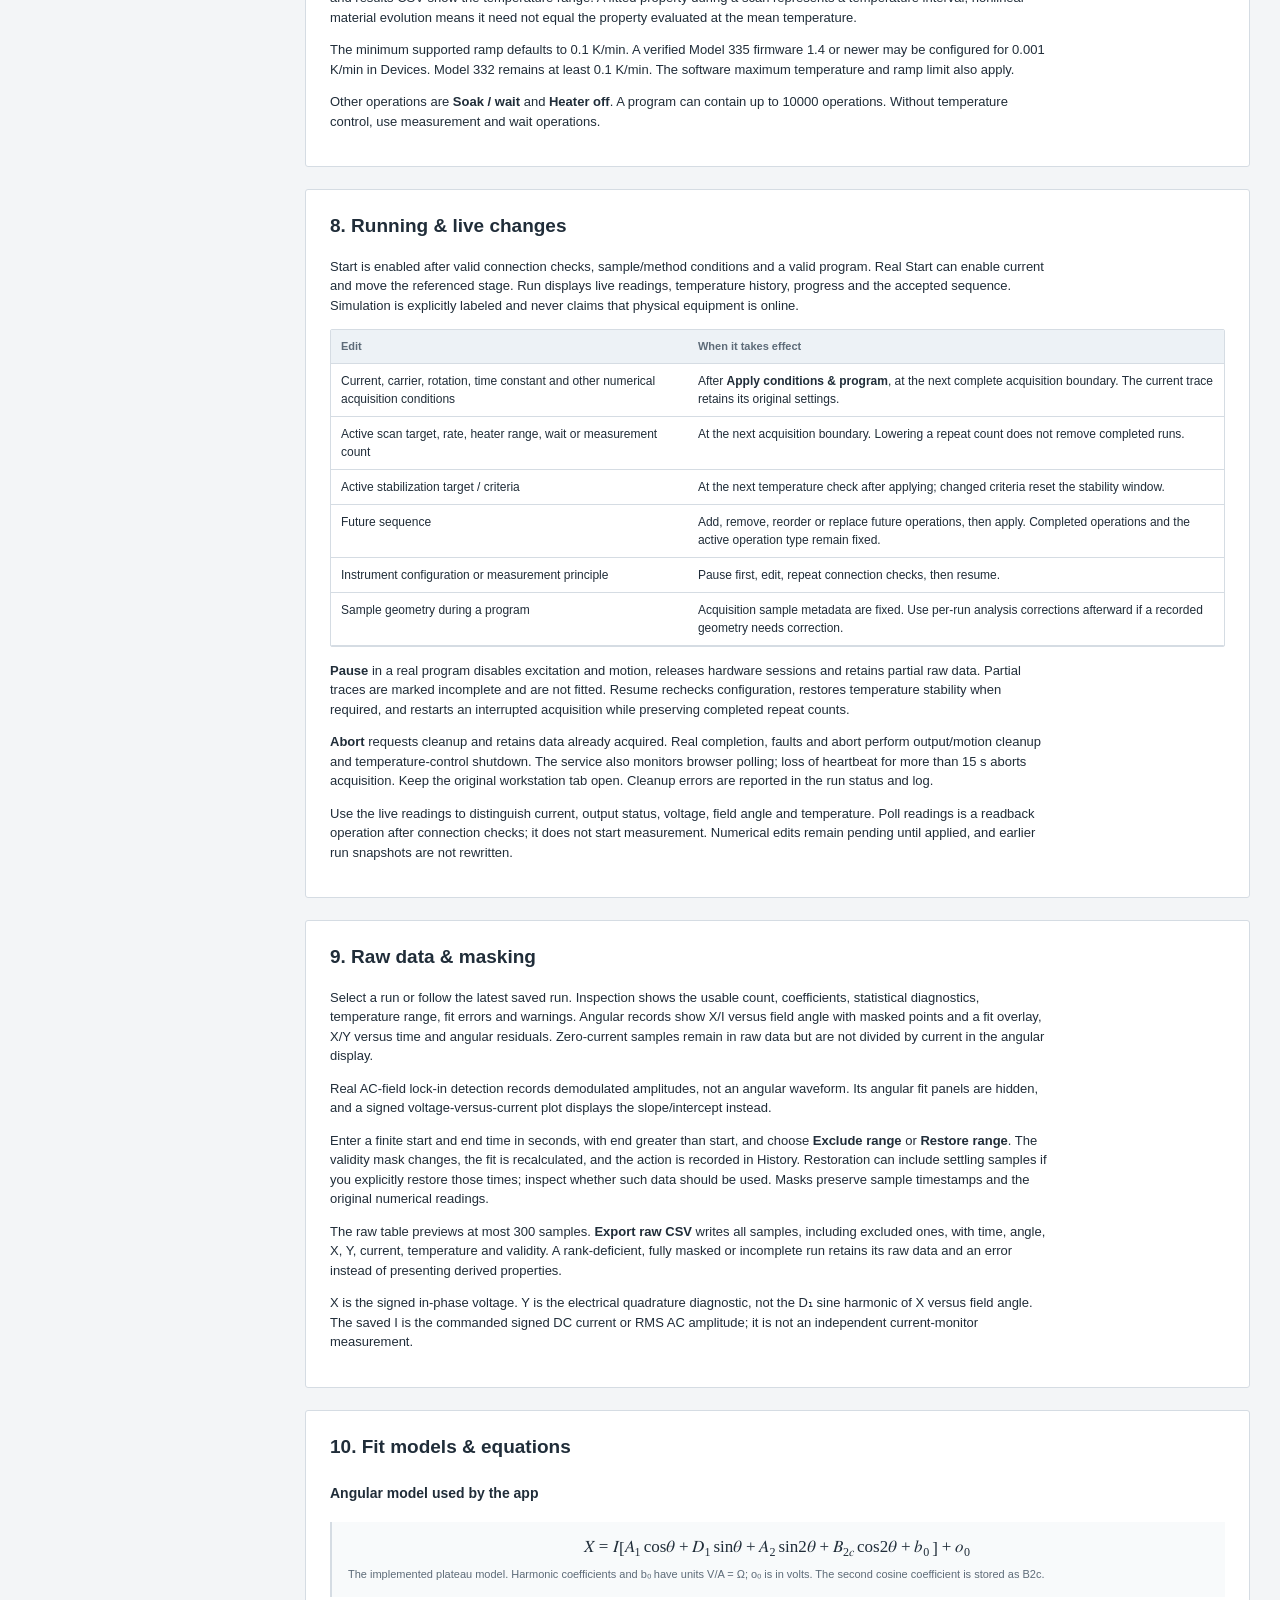
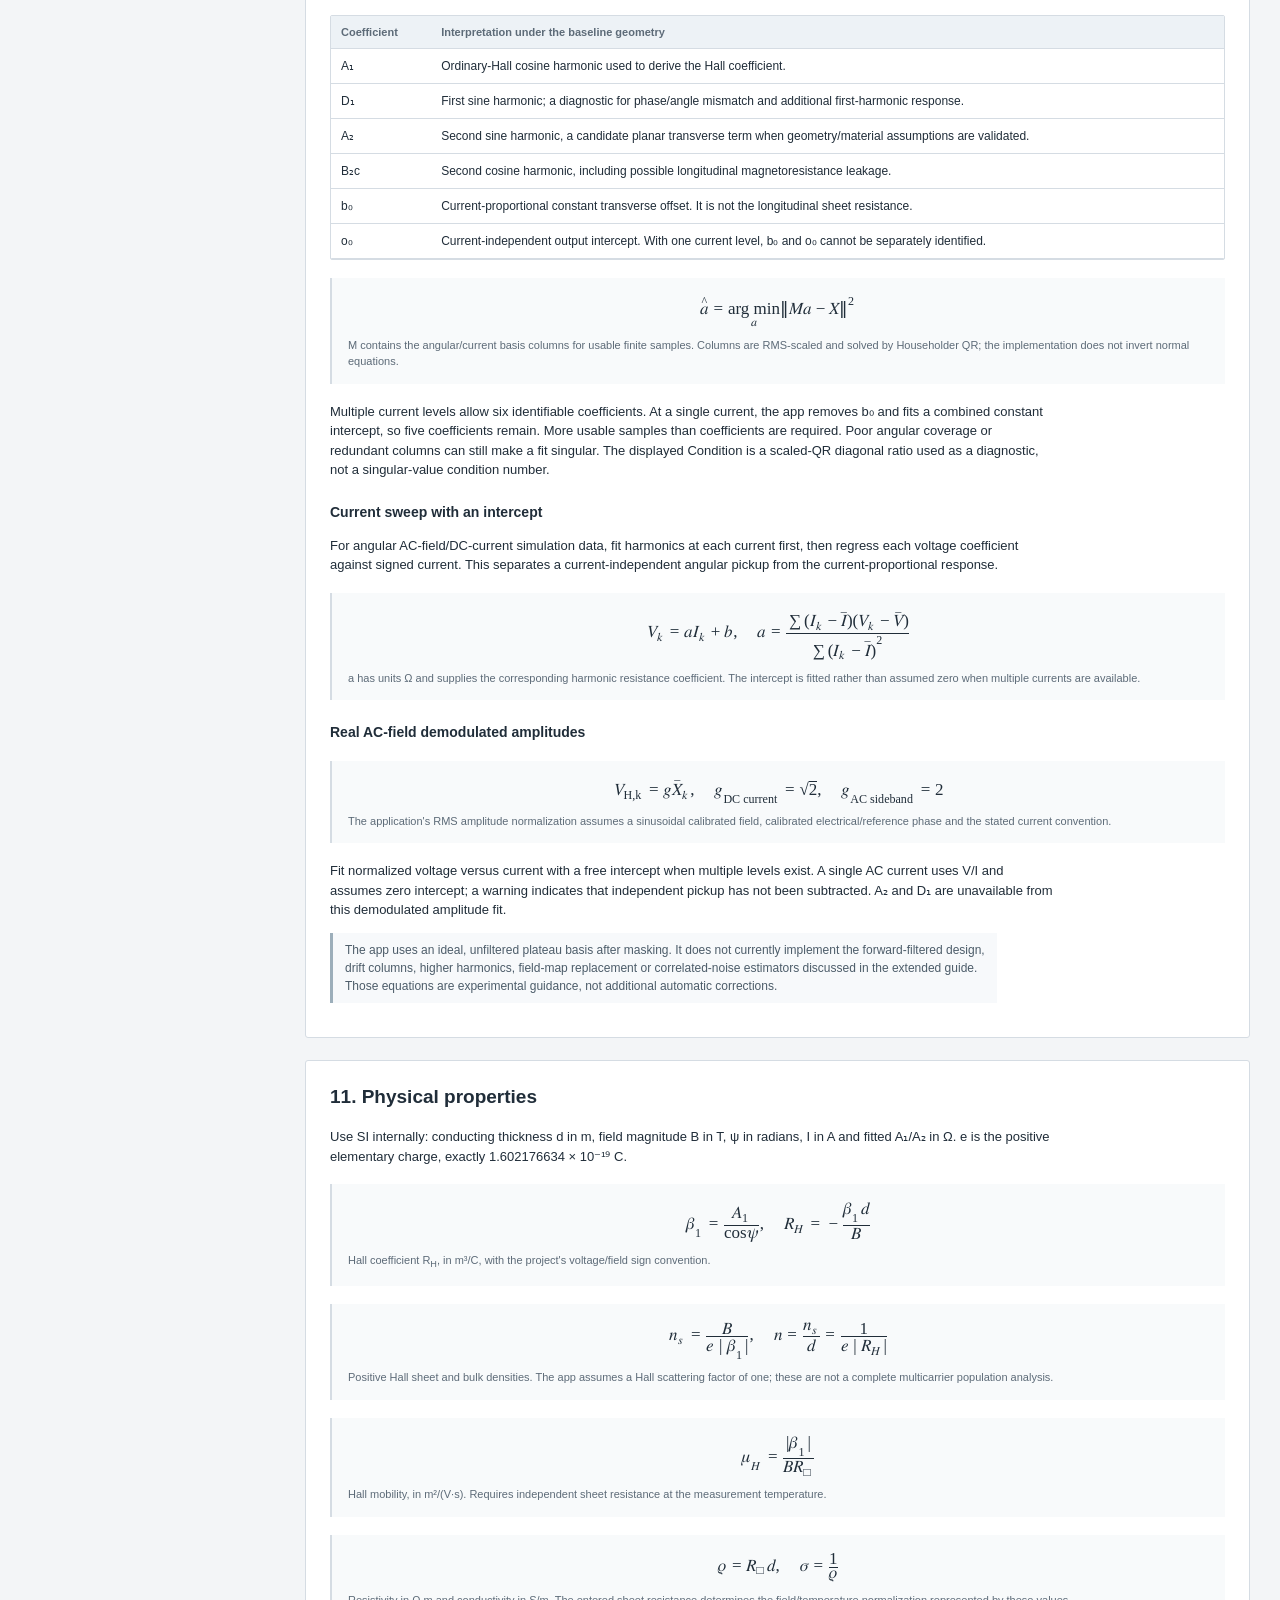
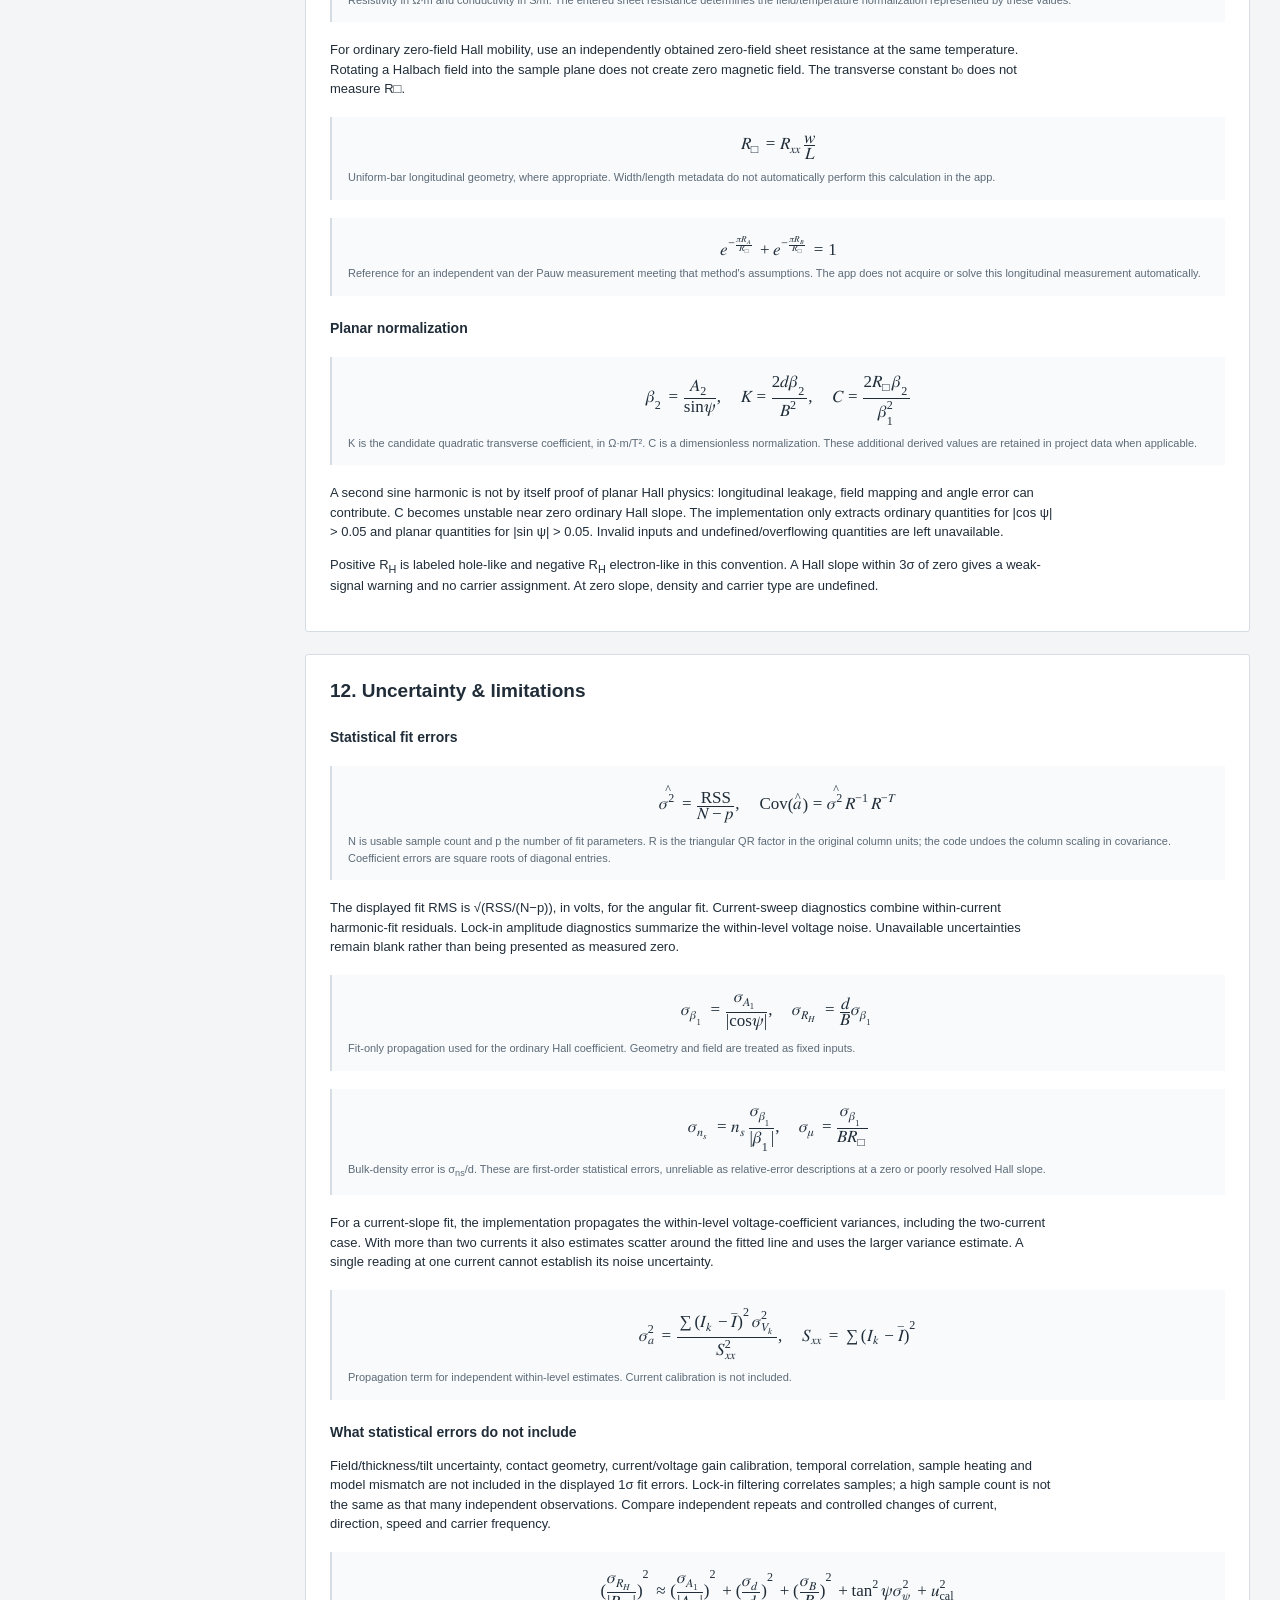
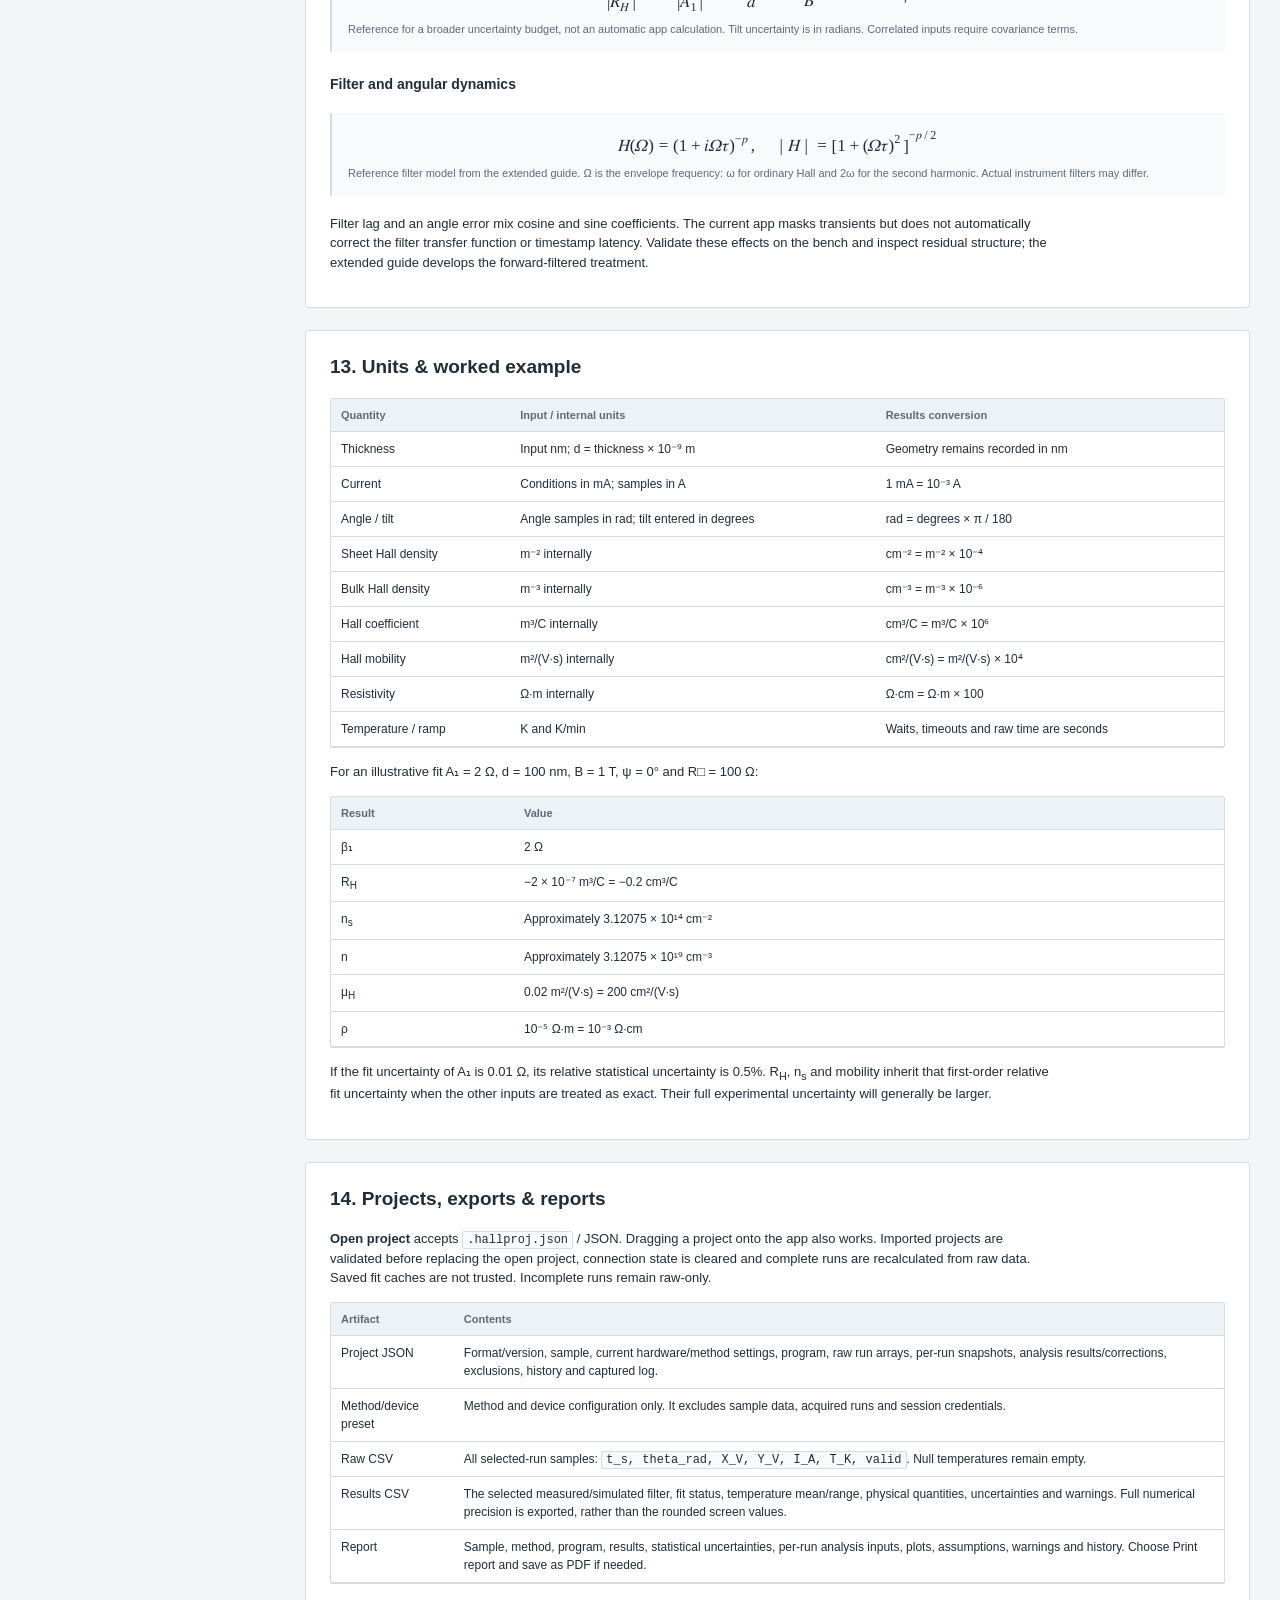
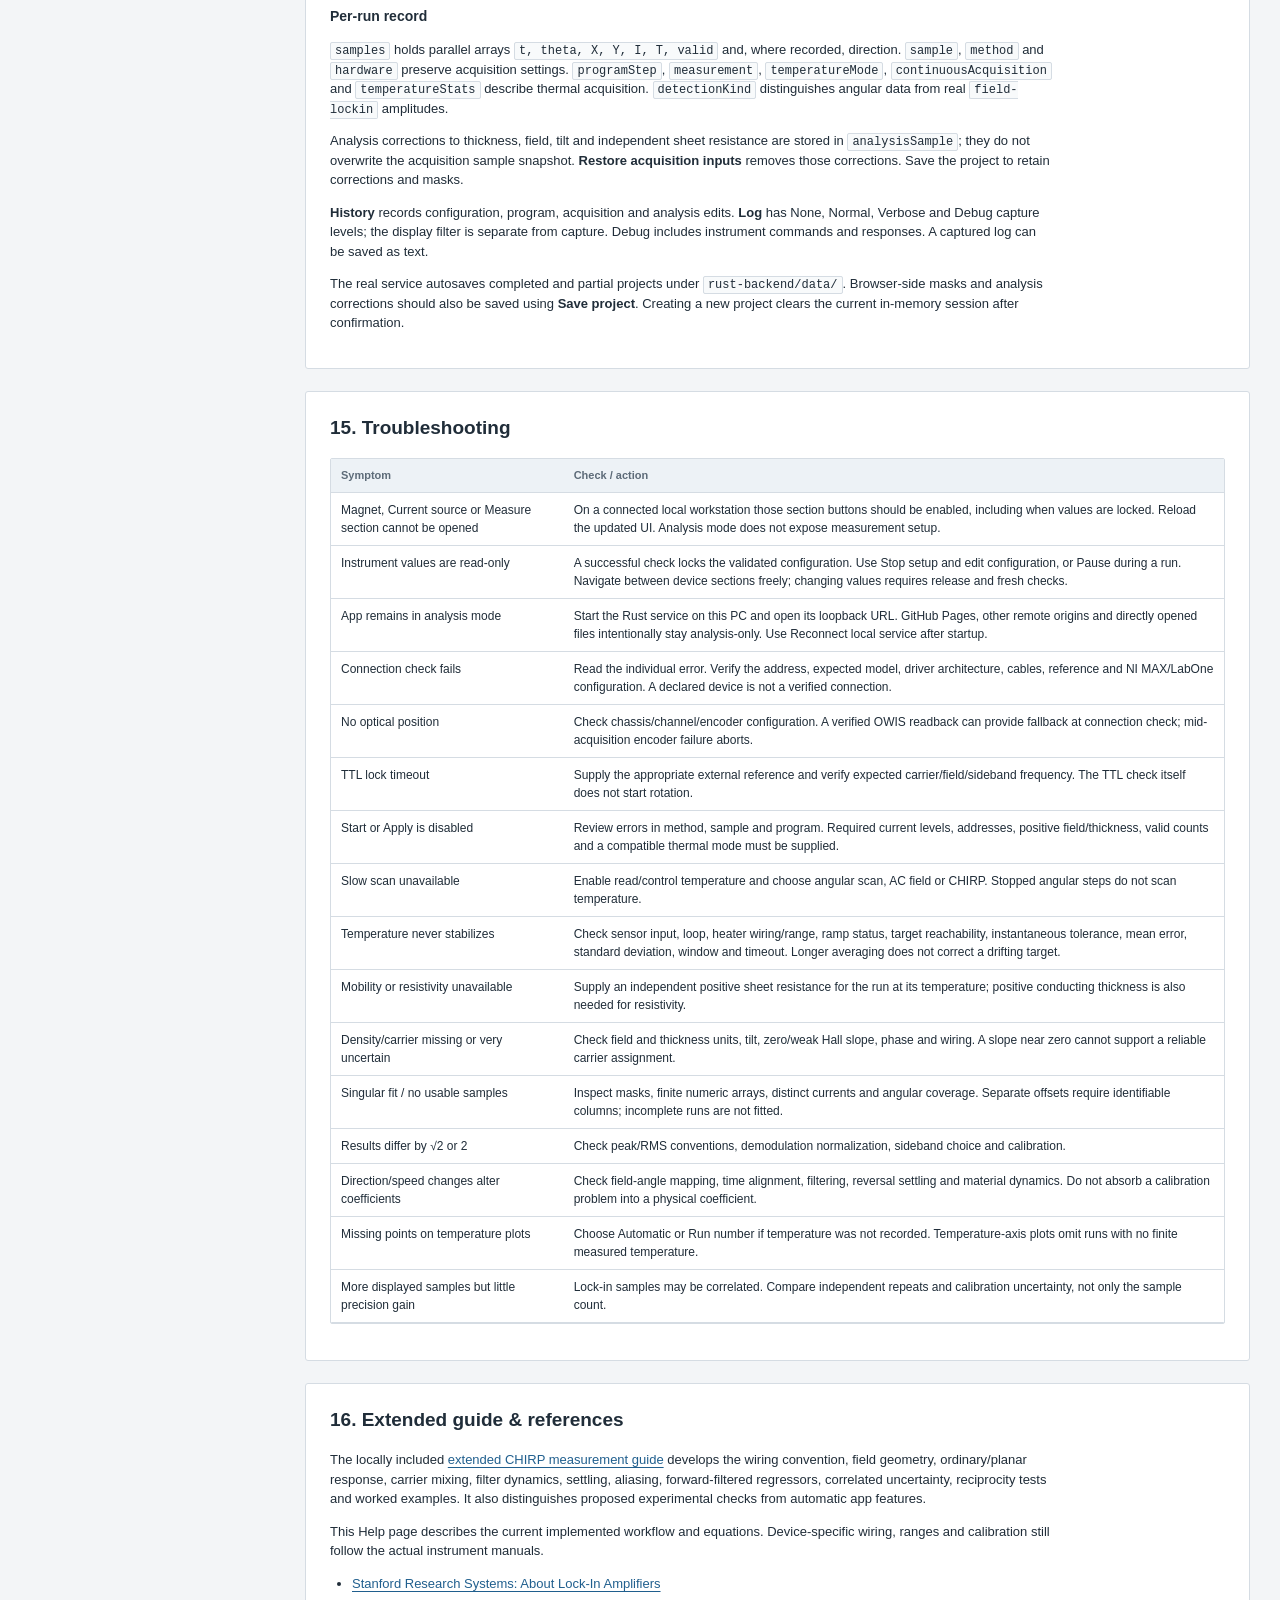
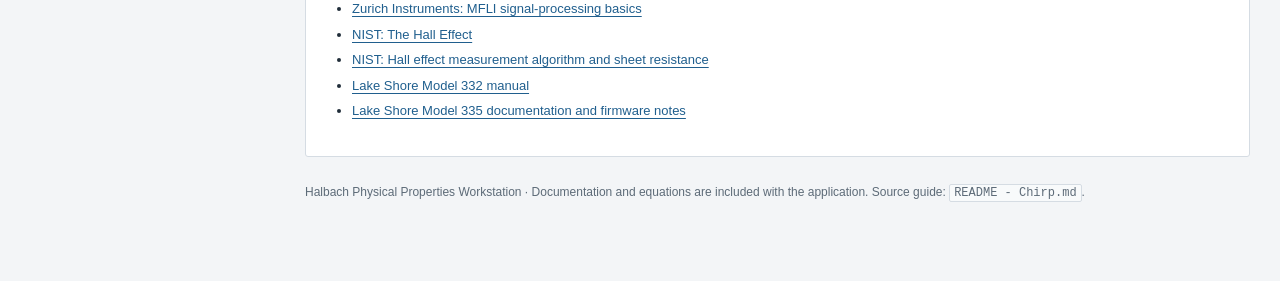
<file: app/help.html>
<!doctype html>
<html lang="en">
<head>
<meta charset="utf-8"><meta name="viewport" content="width=device-width,initial-scale=1">
<title>Halbach · Help & measurement reference</title>
<script src="js/theme.js"></script>
<link rel="stylesheet" href="style.css"><link rel="stylesheet" href="help.css">
</head>
<body class="help-page">
<header>
  <div class="brand"><strong>HALBACH <span>Help & measurement reference</span></strong><small>Physical Properties Workstation</small></div>
  <div class="actions header-actions"><label class="theme-control"><input type="checkbox" role="switch" data-theme-switch aria-label="Dark mode"><span class="theme-track" aria-hidden="true"></span><span>Dark mode</span></label><a class="secondary header-help" href="index.html">Open workstation</a></div>
</header>
<div class="help-layout">
<aside class="help-sidebar" aria-label="Documentation navigation">
  <label for="help-search"><strong>Find in documentation</strong></label>
  <div class="help-search"><input id="help-search" type="search" placeholder="e.g. Hall coefficient" aria-describedby="help-search-status" disabled><button class="secondary" id="help-clear" type="button" aria-label="Clear search">Clear</button></div>
  <p class="help-search-status" id="help-search-status" role="status" aria-live="polite"></p>
  <nav aria-label="Contents">
    <a data-doc-link href="#introduction">1. Workflow & access modes</a>
    <a data-doc-link href="#startup">2. Installation & startup</a>
    <a data-doc-link href="#methods">3. Measurement methods</a>
    <a data-doc-link href="#devices">4. Devices & connections</a>
    <a data-doc-link href="#geometry">5. Sample, angle & geometry</a>
    <a data-doc-link href="#conditions">6. Acquisition conditions</a>
    <a data-doc-link href="#temperature">7. Temperature programs</a>
    <a data-doc-link href="#run-control">8. Running & live changes</a>
    <a data-doc-link href="#inspection">9. Raw data & masking</a>
    <a data-doc-link href="#analysis">10. Fit models & equations</a>
    <a data-doc-link href="#properties">11. Physical properties</a>
    <a data-doc-link href="#uncertainty">12. Uncertainty & limitations</a>
    <a data-doc-link href="#units">13. Units & worked example</a>
    <a data-doc-link href="#projects">14. Projects, exports & reports</a>
    <a data-doc-link href="#troubleshooting">15. Troubleshooting</a>
    <a data-doc-link href="#references">16. Extended guide & references</a>
  </nav>
</aside>
<main id="documentation">
  <div class="doc-title"><h1>Workstation documentation</h1><p class="doc-lead">Operation, instrument setup, temperature control, acquisition, data analysis and the equations used to extract transport properties.</p><div class="actions"><button class="secondary" id="help-print" type="button">Print / save documentation as PDF</button><a href="docs/chirp-guide.md" download>Download the extended CHIRP guide</a></div><p class="muted">Help opens separately so the workstation tab can continue acquiring. Equations render locally; no network connection or external equation library is required.</p></div>
  <div id="help-empty" hidden>No matching sections. Try a shorter query or clear the search.</div>

  <section class="doc-section" id="introduction" data-keywords="overview getting started remote local offline dark light theme switch">
    <h2>1. Workflow & access modes</h2>
    <p>The workstation measures transverse electrical response in a rotating Halbach field and derives Hall transport quantities from calibrated voltage, current, angle and sample geometry. Temperature can be off, monitored, or controlled. Results remain accessible without the instruments.</p>
    <ol><li><strong>Method:</strong> select DC field, AC field or CHIRP and its excitation/acquisition principle.</li><li><strong>Devices:</strong> select compatible instruments, enter addresses and calibration, then run <strong>CHECK connections</strong>.</li><li><strong>Sample:</strong> enter identity, conducting thickness, tilt and any independently measured sheet resistance.</li><li><strong>Experiment setup:</strong> set electrical conditions and build the temperature/acquisition sequence.</li><li><strong>Run:</strong> start, monitor, pause/resume or abort.</li><li><strong>Data inspect:</strong> examine raw samples, fit overlays, current slopes and exclusions.</li><li><strong>Analysis:</strong> review physical properties, edit per-run analysis inputs and export results.</li></ol>
    <div class="tablewrap"><table><tr><th>Access mode</th><th>Available operations</th></tr><tr><td>Local workstation</td><td>A browser at an allowed loopback URL connects automatically to the Rust service on the same PC. Hardware checks, real acquisition and explicit simulation become available.</td></tr><tr><td>Analysis mode</td><td>GitHub Pages, remote web origins, directly opened files and PCs without a connected local service provide saved-project inspection, analysis, masks, exports and reports. Project settings cannot unlock acquisition.</td></tr></table></div>
    <p><strong>Dark mode</strong> is the switch at the top right. The preference is stored in the browser, independently of project data, and shared with Help on the same origin. Light mode is the initial default. Printing uses a light background.</p>
  </section>

  <section class="doc-section" id="startup" data-keywords="bat rust cargo service localhost token install drivers windows port build">
    <h2>2. Installation & startup</h2>
    <p>On the measurement PC, double-click <code>start-workstation.bat</code>. It builds changed Rust sources when needed, starts the local service and opens the interface after the service responds. The default address is <code>http://127.0.0.1:8765</code>. A local session is established automatically; there is no token to copy.</p>
    <pre><code>powershell -File rust-backend/start.ps1 -ServeUi -OpenBrowser

# Rebuild without starting the service
powershell -File rust-backend/start.ps1 -BuildOnly

# Additional local development origin
powershell -File rust-backend/start.ps1 -AllowOrigin http://127.0.0.1:5502</code></pre>
    <p>The launcher uses a release executable when up to date, otherwise Cargo builds the current sources. A workspace-local Rust toolchain is supported. Stop a previous service before replacing its executable on Windows. If the service restarts, use <strong>Reconnect local service</strong> and repeat connection checks.</p>
    <div class="tablewrap"><table><tr><th>Component</th><th>Requirement</th></tr><tr><td>Measurement service</td><td>64-bit Windows, with driver architecture matching the executable. Rust/Cargo is needed when rebuilding sources.</td></tr><tr><td>NI-VISA</td><td>Required for supported VISA/GPIB/serial instruments, including the OWIS serial interface.</td></tr><tr><td>NI-DAQmx</td><td>Required only for the optional optical encoder through NI 9361 / cDAQ-9183. Configure the chassis, module, channel and wiring in NI MAX.</td></tr><tr><td>Zurich LabOne</td><td>Required for MFLI access. Run the LabOne Data Server, normally on port 8004, with the matching native API installed.</td></tr><tr><td>Browser / analysis</td><td>A current browser. The static app and this manual also work from files. No Python or LabVIEW runtime is needed for the service.</td></tr></table></div>
    <p>The Rust service binds to loopback. Host/origin checks and an automatic session credential protect hardware commands. Allowed local Live Server origins include ports 5500 and 5501. Adding a hosted origin with <code>--allow-origin</code> does not give that page hardware access. Session credentials are excluded from presets and projects.</p>
  </section>

  <section class="doc-section" id="methods" data-keywords="DC AC CHIRP fixed rotating delta sideband harmonic continuous">
    <h2>3. Measurement methods</h2>
    <div class="tablewrap"><table><tr><th>Method</th><th>Excitation and acquisition</th><th>Recorded signal / analysis</th></tr><tr><td>DC field · angular steps</td><td>Stop and settle at a series of field angles. DC current uses a nanovoltmeter, optionally with signed reversal or source-linked delta. AC current uses a lock-in at the carrier.</td><td>Angular transverse voltage. Harmonic regression against calibrated angle and current. Use at least six angles.</td></tr><tr><td>DC field · angular scan</td><td>Rotate continuously. Use DC voltage detection or AC carrier detection.</td><td>Angular voltage trace and harmonic regression. Compatible with a slow temperature scan.</td></tr><tr><td>AC field · DC current</td><td>Continuous rotation with signed DC current levels. Detect at the field rotation frequency.</td><td>Real lock-in amplitudes are normalized and fitted versus current with a free intercept. Simulation generates angular traces and fits a harmonic amplitude at each current first.</td></tr><tr><td>AC field · AC current</td><td>AC carrier with field rotation. Detect the selected lower or upper sideband. Optional zero-current background.</td><td>Real lock-in amplitudes are normalized and fitted versus current, or converted using a single current when no background is present. No angular second-harmonic coefficient is inferred from these demodulated amplitudes.</td></tr><tr><td>CHIRP</td><td>AC carrier, interleaved current amplitudes and rotation in one or both directions. Exclude a configurable interval after each amplitude change.</td><td>Signed X/Y, current and angle. Fit first and second angular harmonics and offsets after the post-step mask.</td></tr></table></div>
    <p>Method defines the measurement principle; numerical conditions live in <strong>Experiment setup</strong>. Loading a preset replaces method/device settings, preserves existing sample data and runs, and invalidates connection checks.</p>
    <p>For a slow temperature scan, stopped angular steps are not supported. Single-current angular scans and AC-field AC-current detection without background acquisition can keep excitation and rotation on between saved windows when the wait is zero. CHIRP, multilevel and background methods retain their necessary switching, settling and reversal sequence.</p>
  </section>

  <section class="doc-section" id="devices" data-keywords="magnet current source measure selection disabled locked address OWIS Keithley Zurich MFLI SRS SR830 Ametek Lake Shore encoder COM VISA GPIB">
    <h2>4. Devices & connections</h2>
    <p>The local service address and <strong>Reconnect local service</strong> are in the top banner. Hover over or focus the <strong>?</strong> button for startup help. Expand <strong>Devices and connections</strong> to configure instruments; collapse it to leave live readings visible. The same readings also appear on <strong>Run</strong>, immediately below the run controls.</p>
    <p><strong>Keithley 6220:</strong> the default address is <code>GPIB0::6::INSTR</code>. Loading a project or preset replaces an empty 6220 address or the previous default alias <code>6220</code> with this resource. Other custom addresses and recorded acquisition snapshots are preserved.</p>
    <p><strong>GPIB response termination:</strong> the backend detects the opened VISA interface, including aliases. GPIB reads use EOI (end of message) and writes assert END; serial instruments retain line termination. If an identity appears in a timeout's partial reply, data arrived but the transfer did not finish. The service rejects timed-out readings. See <a href="https://www.ni.com/en/support/documentation/supplemental/06/termination-characters-in-ni-visa.html" target="_blank" rel="noopener">NI's termination guidance</a>.</p>
    <p><strong>OWIS drivers:</strong> this backend sends serial commands through NI-VISA and does not load <code>ps10.dll</code>. No copy of that DLL is needed in this repository. Install the controller/serial drivers and NI-VISA on the measurement PC. The active service is built from <code>rust-backend/Cargo.toml</code>; the root <code>tauri_rust_backend_engine.rs</code> file is an unused reference implementation.</p>
    <p>Select a method before choosing instruments. The <strong>Temperature control</strong>, <strong>Magnet</strong>, <strong>Current source</strong> and <strong>Measure</strong> section buttons are navigation controls. They remain usable while a verified configuration is read-only. After a successful check, use <strong>Stop setup and edit configuration</strong> before a run, or <strong>Pause</strong> during a run, to edit locked device values.</p>
    <div class="tablewrap"><table><tr><th>Role</th><th>Supported real configuration</th><th>Address example</th></tr><tr><td>Motion</td><td>OWIS PS10. Initialize and reference the stage before acquisition; the service does not automatically perform homing.</td><td><code>COM4</code> or a VISA serial resource</td></tr><tr><td>Position</td><td>OWIS absolute position, or optical encoder on NI 9361 / cDAQ-9183.</td><td>OWIS uses the motion address; optical uses chassis host plus <code>cDAQ1Mod2/ctr0</code></td></tr><tr><td>DC source</td><td>Keithley 6220 or 6221.</td><td><code>GPIB0::13::INSTR</code></td></tr><tr><td>AC source</td><td>Keithley 6221 or Zurich MFLI signal output. A source shown for simulation/planning is not automatically supported by the real engine.</td><td>VISA resource, <code>dev1234</code>, or <code>127.0.0.1:8004/dev1234</code></td></tr><tr><td>DC voltage</td><td>Keithley 2182 / 2182A, independently connected or source-linked delta with a 6220/6221.</td><td><code>GPIB0::7::INSTR</code>; delta inherits the current-source PC address</td></tr><tr><td>Lock-in</td><td>SRS SR830, Ametek 7230 over Ethernet, or Zurich MFLI through LabOne. The real engine records one lock-in; deselect optional Lock-in 2 for real acquisition.</td><td><code>GPIB0::8::INSTR</code>, <code>192.168.1.100:50000</code>, or a LabOne device ID</td></tr><tr><td>Temperature</td><td>Lake Shore 332 / 335, input A or B, loop/output 1 or 2 as appropriate for the controller and wiring.</td><td><code>GPIB0::12::INSTR</code></td></tr></table></div>
    <h3>Magnet and position settings</h3>
    <p>Enter the OWIS port, baud rate, unit, axis and termination, calibrated counts per revolution and velocity conversion, <strong>+B angle</strong> and <strong>Field-angle convention</strong>. The +B angle is the stage angle where the field points along the positive reference direction; use 0° when your stage zero already corresponds to +B. The opposite field is 180° away. The convention determines whether increasing stage angle increases or decreases field angle. Changing it keeps the same +B reference. The count presets are starting values, not a calibration. The calibrated field magnitude is the field at the sample. The optical reader additionally needs chassis host, module/channel and pulses per revolution before quadrature decoding.</p>
    <p>If the preferred optical reader is absent, unconfigured or fails its connection check, the app verifies the OWIS absolute position and reports the fallback. A motor identity alone does not establish valid position. Optical failure during acquisition aborts rather than silently changing the angular origin.</p>
    <h3>Current and detection settings</h3>
    <p>In delta mode, the PC communicates with the current source; the 2182/2182A receives setup commands through the source's RS-232 port. The service inserts a conservative 200 ms gap between serial setup commands and delta settings. It waits 500 ms after arming, then checks the armed status every 200 ms for up to 10 seconds before starting measurements. These are application timing defaults to verify with your instruments. This communication pacing is separate from the 100 ms current-polarity settling delay inside delta measurements. Abort cleanup proceeds without the setup delays.</p>
    <p>Configure voltage compliance and the software current limit. AC amplitudes in the interface are RMS; hardware commands use the source's required convention. Independent DC voltage acquisition needs its own address. Delta requires the source-to-voltmeter serial and trigger connections; the identity check verifies the serial link, not trigger timing. An MFLI may share its device ID between AC source and Lock-in 1.</p>
    <p><strong>CHECK connections</strong> checks selected identities and position without starting motion or enabling outputs. Missing drivers, wrong models and unavailable devices are reported individually. Simulation checks are explicitly synthetic. <strong>Wait for TTL Ref In lock</strong> checks the selected reference without starting the motor; provide a real reference signal first.</p>
  </section>

  <section class="doc-section" id="geometry" data-keywords="sample thickness tilt psi field B sheet resistance angle calibration sign width length">
    <h2>5. Sample, angle & geometry</h2>
    <p>Enter sample ID, conducting thickness in nm, tilt ψ in degrees, notes and optional sheet resistance in Ω. Width and longitudinal probe spacing are metadata; the app does not infer sheet resistance from the transverse contact offset. Field magnitude B is entered on Devices → Magnet and must be finite and positive.</p>
    <figure class="equation"><math display="block" aria-label="Field angle in degrees equals direction sign times 360 counts divided by counts per revolution, plus zero offset"><mrow><msub><mi>θ</mi><mtext>deg</mtext></msub><mo>=</mo><mi>s</mi><mfrac><mrow><mn>360</mn><mi>c</mi></mrow><msub><mi>N</mi><mtext>rev</mtext></msub></mfrac><mo>+</mo><msub><mi>θ</mi><mn>0</mn></msub></mrow></math><figcaption>Count-to-angle conversion: c is the position count, N<sub>rev</sub> is counts per revolution, s is ±1, and θ₀ is the calibrated offset. Trigonometric fitting uses radians.</figcaption></figure>
    <p>The sign convention follows the included CHIRP guide. The ideal field rotates in the laboratory XY plane; sample tilt ψ is about the transverse Y direction. Its sample-normal, longitudinal and transverse projections are:</p>
    <figure class="equation"><math display="block" aria-label="B normal equals B cos theta cos psi; B longitudinal equals minus B cos theta sin psi; B transverse equals B sin theta"><mrow><msub><mi>B</mi><mi>n</mi></msub><mo>=</mo><mi>B</mi><mi mathvariant="normal">cos</mi><mi>θ</mi><mi mathvariant="normal">cos</mi><mi>ψ</mi><mo>,</mo><mspace width="1em"/><msub><mi>B</mi><mi>j</mi></msub><mo>=</mo><mo>−</mo><mi>B</mi><mi mathvariant="normal">cos</mi><mi>θ</mi><mi mathvariant="normal">sin</mi><mi>ψ</mi><mo>,</mo><mspace width="1em"/><msub><mi>B</mi><mi>t</mi></msub><mo>=</mo><mi>B</mi><mi mathvariant="normal">sin</mi><mi>θ</mi></mrow></math><figcaption>Ideal field geometry. A mechanical angle needs calibration against the magnetic field direction.</figcaption></figure>
    <p>At zero tilt, ordinary Hall sensitivity is maximal and the baseline planar sine term vanishes. Near 90°, ordinary Hall cannot be extracted by dividing by a vanishing cosine. Validate wiring polarity, electrical phase and field zero with a reference specimen of known Hall sign. In this convention a positive A₁ at zero tilt corresponds to a negative Hall coefficient.</p>
    <p>In terms of the displayed reference, θ = s(α − α<sub>+B</sub>), where α is stage angle and α<sub>+B</sub> is the <strong>+B angle</strong>. Existing projects retain their calibration through θ₀ = −sα<sub>+B</sub>. Idle readings and acquisition use this same conversion.</p>
    <p><strong>Use current position as +B</strong> uses a valid motor readback to record the reference; it does not move the magnet. Align the magnet physically with +B first. The operation is disabled while configuration is locked or acquisition is active.</p>
    <p><strong>Instrument identity mismatch:</strong> the service refuses a device whose <code>*IDN?</code> model differs from the selection. The message includes role, address, expected model and the exact response. An empty reply means there was no usable identification text. Verify the alias/resource and query <code>*IDN?</code> in NI MAX; check termination and serial settings if needed. Select the actual model rather than bypassing identification. In delta mode, the voltmeter response comes through the current source's RS-232 link.</p>
  </section>

  <section class="doc-section" id="conditions" data-keywords="parameters current frequency carrier RMS peak cycles dwell rotation time constant NPLC mask sideband timeout">
    <h2>6. Acquisition conditions</h2>
    <div class="tablewrap"><table><tr><th>Control</th><th>Meaning</th></tr><tr><td>Lock-in time constant</td><td>Milliseconds. A longer value lowers bandwidth but increases settling and angular phase lag. It applies to lock-in modes.</td></tr><tr><td>Reference lock timeout</td><td>Seconds to obtain the expected stable reference, up to 600 s.</td></tr><tr><td>Current / current list</td><td>mA. AC uses positive RMS amplitudes. AC-field/DC-current mode uses a signed list with at least two distinct currents. Requests must remain within the software and source limits.</td></tr><tr><td>Carrier frequency</td><td>Hz. Used for AC excitation. In sideband modes the carrier must exceed rotation frequency.</td></tr><tr><td>Rotation frequency</td><td>Hz, with a software maximum of 1.2 Hz. Filter response and mechanics can require slower operation.</td></tr><tr><td>Angular steps</td><td>At least six angles, with a positive settling interval. DC reversal can take +I and −I at each angle; delta handles reversal automatically.</td></tr><tr><td>Nanovoltmeter integration</td><td>Whole power-line cycles (PLC), 1–50.</td></tr><tr><td>CHIRP cycles and direction</td><td>Whole cycles per current level and direction. Both directions repeat the sequence in each sense.</td></tr><tr><td>Post-step mask</td><td>Seconds excluded after an amplitude step. It must be nonnegative and shorter than the CHIRP dwell.</td></tr><tr><td>AC-field duration</td><td>Seconds per current level; acquire at least one rotation. A zero-current background is optional for AC excitation.</td></tr></table></div>
    <figure class="equation"><math display="block" aria-label="CHIRP dwell equals cycles divided by rotation frequency; sideband frequency equals carrier plus or minus rotation frequency"><mrow><msub><mi>t</mi><mtext>dwell</mtext></msub><mo>=</mo><mfrac><mi>C</mi><msub><mi>f</mi><mi>r</mi></msub></mfrac><mo>,</mo><mspace width="1em"/><msub><mi>f</mi><mtext>sideband</mtext></msub><mo>=</mo><msub><mi>f</mi><mi>c</mi></msub><mo>±</mo><msub><mi>f</mi><mi>r</mi></msub></mrow></math><figcaption>C here is the cycle count, not the dimensionless planar coefficient defined later. Lower/upper selects the minus/plus sideband.</figcaption></figure>
    <figure class="equation"><math display="block" aria-label="Peak AC current equals square root of two times RMS current"><mrow><msub><mi>I</mi><mtext>peak</mtext></msub><mo>=</mo><msqrt><mn>2</mn></msqrt><msub><mi>I</mi><mtext>RMS</mtext></msub></mrow></math><figcaption>Sinusoidal peak/RMS conversion. Do not mix source amplitude conventions.</figcaption></figure>
  </section>

  <section class="doc-section" id="temperature" data-keywords="thermal ramp heating cooling stabilization stability steps slow scan repeated repeat count average mean ESD window target">
    <h2>7. Temperature programs</h2>
    <p>Devices offers <strong>OFF</strong>, <strong>Read only</strong> and <strong>Read and control</strong>. OFF saves no measured temperature. Read only records the sensor without changing its setpoint. Control enables temperature ramps, stabilization and heater operations.</p>
    <h3>Stabilized steps and repeat counts</h3>
    <p>Select <strong>Stabilized steps</strong> in the segment builder. Enter start/end temperature, positive increment, ramp rate, heater range, measurements at each temperature and wait between measurements. Cooling is automatic when end &lt; start. Only whole increments are generated, up to 1000 temperatures. Expand <strong>Stability criteria for temperature holds</strong> to set the window and tolerances.</p>
    <p>Each temperature adds a stabilization operation followed by a measurement operation. Edit individual rows for different repeat counts or conditions. A measure operation supports 1–10000 acquisitions, with 0–86400 s wait between them. Every acquisition is a separate run; the wait is additional time after an acquisition.</p>
    <h3>Stability tests</h3>
    <p>Stability requires the controller ramp to have finished, continuous time within the instantaneous error band, sufficient minimum stable time and a fully covered averaging window. Mean absolute error and temperature standard deviation must also pass. An out-of-band reading resets the window.</p>
    <figure class="equation"><math display="block" aria-label="Absolute temperature error equals absolute measured temperature minus target; mean absolute error is its integral over the window divided by the window length"><mrow><mi>e</mi><mo>(</mo><mi>t</mi><mo>)</mo><mo>=</mo><mo>|</mo><mi>T</mi><mo>(</mo><mi>t</mi><mo>)</mo><mo>−</mo><msub><mi>T</mi><mtext>set</mtext></msub><mo>|</mo><mo>,</mo><mspace width="1em"/><mover><mi>e</mi><mo>¯</mo></mover><mo>=</mo><mfrac><mn>1</mn><mi>W</mi></mfrac><msubsup><mo>∫</mo><mrow><mi>t</mi><mo>−</mo><mi>W</mi></mrow><mi>t</mi></msubsup><mi>e</mi><mo>(</mo><mi>u</mi><mo>)</mo><mi>d</mi><mi>u</mi></mrow></math><figcaption>Stability uses the absolute error, so positive and negative deviations cannot cancel.</figcaption></figure>
    <figure class="equation"><math display="block" aria-label="Temperature standard deviation equals square root of mean squared deviation from the mean temperature"><mrow><msub><mi>σ</mi><mi>T</mi></msub><mo>=</mo><msqrt><mfrac><mrow><munderover><mo>∑</mo><mrow><mi>j</mi><mo>=</mo><mn>1</mn></mrow><mi>n</mi></munderover><msup><mrow><mo>(</mo><msub><mi>T</mi><mi>j</mi></msub><mo>−</mo><mover><mi>T</mi><mo>¯</mo></mover><mo>)</mo></mrow><mn>2</mn></msup></mrow><mi>n</mi></mfrac></msqrt></mrow></math><figcaption>The stability standard deviation is computed from the retained temperature readings. It is not the statistical uncertainty of the Hall fit.</figcaption></figure>
    <h3>Slow scans during temperature evolution</h3>
    <p>Select <strong>Slow scan</strong>. The builder stabilizes the starting temperature and then repeatedly acquires while heating or cooling toward the end temperature. Edit target, rate, heater range, wait, endpoint tolerance and timeout in the scan row. Scanning needs angular scan, AC-field or CHIRP acquisition. The endpoint is checked between complete acquisitions, so a final trace can extend beyond target crossing. Scan timeout is at most seven days.</p>
    <p>With zero wait, supported single-current methods keep rotation and excitation on across saved windows. Other methods retain the required changes of current, direction and background acquisition. Each window still preserves its own raw data and settings.</p>
    <h3>Temperature associated with an acquisition</h3>
    <figure class="equation"><math display="block" aria-label="Mean acquisition temperature is the sum of trapezoidal temperature integrals over valid adjacent intervals divided by the sum of their durations"><mrow><mover><mi>T</mi><mo>¯</mo></mover><mo>=</mo><mfrac><mrow><munder><mo>∑</mo><mrow><mi>i</mi><mo>∈</mo><mi>P</mi></mrow></munder><mfrac><mrow><msub><mi>T</mi><mi>i</mi></msub><mo>+</mo><msub><mi>T</mi><mrow><mi>i</mi><mo>+</mo><mn>1</mn></mrow></msub></mrow><mn>2</mn></mfrac><mo>Δ</mo><msub><mi>t</mi><mi>i</mi></msub></mrow><mrow><munder><mo>∑</mo><mrow><mi>i</mi><mo>∈</mo><mi>P</mi></mrow></munder><mo>Δ</mo><msub><mi>t</mi><mi>i</mi></msub></mrow></mfrac></mrow></math><figcaption>P contains adjacent usable samples with finite temperatures and increasing time. Missing or excluded intervals are not bridged. With no valid adjacent pair, the available valid readings use a sample mean; with no temperature, the mean is unavailable.</figcaption></figure>
    <p>The run stores the mean, minimum, maximum, start, end, span and averaging method in <code>temperatureStats</code>. Inspection and results CSV show the temperature range. A fitted property during a scan represents a temperature interval; nonlinear material evolution means it need not equal the property evaluated at the mean temperature.</p>
    <p>The minimum supported ramp defaults to 0.1 K/min. A verified Model 335 firmware 1.4 or newer may be configured for 0.001 K/min in Devices. Model 332 remains at least 0.1 K/min. The software maximum temperature and ramp limit also apply.</p>
    <p>Other operations are <strong>Soak / wait</strong> and <strong>Heater off</strong>. A program can contain up to 10000 operations. Without temperature control, use measurement and wait operations.</p>
  </section>

  <section class="doc-section" id="run-control" data-keywords="run start pause resume abort apply live changes edit locked completed program future conditions repeats safety heartbeat">
    <h2>8. Running & live changes</h2>
    <p>Start is enabled after valid connection checks, sample/method conditions and a valid program. Real Start can enable current and move the referenced stage. Run displays live readings, temperature history, progress and the accepted sequence. Simulation is explicitly labeled and never claims that physical equipment is online.</p>
    <div class="tablewrap"><table><tr><th>Edit</th><th>When it takes effect</th></tr><tr><td>Current, carrier, rotation, time constant and other numerical acquisition conditions</td><td>After <strong>Apply conditions & program</strong>, at the next complete acquisition boundary. The current trace retains its original settings.</td></tr><tr><td>Active scan target, rate, heater range, wait or measurement count</td><td>At the next acquisition boundary. Lowering a repeat count does not remove completed runs.</td></tr><tr><td>Active stabilization target / criteria</td><td>At the next temperature check after applying; changed criteria reset the stability window.</td></tr><tr><td>Future sequence</td><td>Add, remove, reorder or replace future operations, then apply. Completed operations and the active operation type remain fixed.</td></tr><tr><td>Instrument configuration or measurement principle</td><td>Pause first, edit, repeat connection checks, then resume.</td></tr><tr><td>Sample geometry during a program</td><td>Acquisition sample metadata are fixed. Use per-run analysis corrections afterward if a recorded geometry needs correction.</td></tr></table></div>
    <p><strong>Pause</strong> in a real program disables excitation and motion, releases hardware sessions and retains partial raw data. Partial traces are marked incomplete and are not fitted. Resume rechecks configuration, restores temperature stability when required, and restarts an interrupted acquisition while preserving completed repeat counts.</p>
    <p><strong>Abort</strong> requests cleanup and retains data already acquired. Real completion, faults and abort perform output/motion cleanup and temperature-control shutdown. The service also monitors browser polling; loss of heartbeat for more than 15 s aborts acquisition. Keep the original workstation tab open. Cleanup errors are reported in the run status and log.</p>
    <p>Use the live readings to distinguish current, output status, voltage, field angle and temperature. Poll readings is a readback operation after connection checks; it does not start measurement. Numerical edits remain pending until applied, and earlier run snapshots are not rewritten.</p>
  </section>

  <section class="doc-section" id="inspection" data-keywords="raw inspect residual excluded mask restore refit X Y voltage plot CSV angular current slope">
    <h2>9. Raw data & masking</h2>
    <p>Select a run or follow the latest saved run. Inspection shows the usable count, coefficients, statistical diagnostics, temperature range, fit errors and warnings. Angular records show X/I versus field angle with masked points and a fit overlay, X/Y versus time and angular residuals. Zero-current samples remain in raw data but are not divided by current in the angular display.</p>
    <p>Real AC-field lock-in detection records demodulated amplitudes, not an angular waveform. Its angular fit panels are hidden, and a signed voltage-versus-current plot displays the slope/intercept instead.</p>
    <p>Enter a finite start and end time in seconds, with end greater than start, and choose <strong>Exclude range</strong> or <strong>Restore range</strong>. The validity mask changes, the fit is recalculated, and the action is recorded in History. Restoration can include settling samples if you explicitly restore those times; inspect whether such data should be used. Masks preserve sample timestamps and the original numerical readings.</p>
    <p>The raw table previews at most 300 samples. <strong>Export raw CSV</strong> writes all samples, including excluded ones, with time, angle, X, Y, current, temperature and validity. A rank-deficient, fully masked or incomplete run retains its raw data and an error instead of presenting derived properties.</p>
    <p>X is the signed in-phase voltage. Y is the electrical quadrature diagnostic, not the D₁ sine harmonic of X versus field angle. The saved I is the commanded signed DC current or RMS AC amplitude; it is not an independent current-monitor measurement.</p>
  </section>

  <section class="doc-section" id="analysis" data-keywords="equations regression harmonic fit model A1 D1 A2 B2c b0 o0 QR least squares slope intercept lockin gain sideband">
    <h2>10. Fit models & equations</h2>
    <h3>Angular model used by the app</h3>
    <figure class="equation"><math display="block" aria-label="X equals current times A1 cos theta plus D1 sin theta plus A2 sin twice theta plus B2c cos twice theta plus b0, plus o0"><mrow><mi>X</mi><mo>=</mo><mi>I</mi><mo>[</mo><msub><mi>A</mi><mn>1</mn></msub><mi mathvariant="normal">cos</mi><mi>θ</mi><mo>+</mo><msub><mi>D</mi><mn>1</mn></msub><mi mathvariant="normal">sin</mi><mi>θ</mi><mo>+</mo><msub><mi>A</mi><mn>2</mn></msub><mi mathvariant="normal">sin</mi><mn>2</mn><mi>θ</mi><mo>+</mo><msub><mi>B</mi><mrow><mn>2</mn><mi>c</mi></mrow></msub><mi mathvariant="normal">cos</mi><mn>2</mn><mi>θ</mi><mo>+</mo><msub><mi>b</mi><mn>0</mn></msub><mo>]</mo><mo>+</mo><msub><mi>o</mi><mn>0</mn></msub></mrow></math><figcaption>The implemented plateau model. Harmonic coefficients and b₀ have units V/A = Ω; o₀ is in volts. The second cosine coefficient is stored as B2c.</figcaption></figure>
    <div class="tablewrap"><table><tr><th>Coefficient</th><th>Interpretation under the baseline geometry</th></tr><tr><td>A₁</td><td>Ordinary-Hall cosine harmonic used to derive the Hall coefficient.</td></tr><tr><td>D₁</td><td>First sine harmonic; a diagnostic for phase/angle mismatch and additional first-harmonic response.</td></tr><tr><td>A₂</td><td>Second sine harmonic, a candidate planar transverse term when geometry/material assumptions are validated.</td></tr><tr><td>B₂c</td><td>Second cosine harmonic, including possible longitudinal magnetoresistance leakage.</td></tr><tr><td>b₀</td><td>Current-proportional constant transverse offset. It is not the longitudinal sheet resistance.</td></tr><tr><td>o₀</td><td>Current-independent output intercept. With one current level, b₀ and o₀ cannot be separately identified.</td></tr></table></div>
    <figure class="equation"><math display="block" aria-label="Coefficient estimate minimizes squared norm of design matrix times coefficient vector minus X"><mrow><mover><mi mathvariant="bold">a</mi><mo>^</mo></mover><mo>=</mo><munder><mi mathvariant="normal">arg min</mi><mi mathvariant="bold">a</mi></munder><msup><mrow><mo>‖</mo><mi>M</mi><mi mathvariant="bold">a</mi><mo>−</mo><mi mathvariant="bold">X</mi><mo>‖</mo></mrow><mn>2</mn></msup></mrow></math><figcaption>M contains the angular/current basis columns for usable finite samples. Columns are RMS-scaled and solved by Householder QR; the implementation does not invert normal equations.</figcaption></figure>
    <p>Multiple current levels allow six identifiable coefficients. At a single current, the app removes b₀ and fits a combined constant intercept, so five coefficients remain. More usable samples than coefficients are required. Poor angular coverage or redundant columns can still make a fit singular. The displayed Condition is a scaled-QR diagonal ratio used as a diagnostic, not a singular-value condition number.</p>
    <h3>Current sweep with an intercept</h3>
    <p>For angular AC-field/DC-current simulation data, fit harmonics at each current first, then regress each voltage coefficient against signed current. This separates a current-independent angular pickup from the current-proportional response.</p>
    <figure class="equation"><math display="block" aria-label="Harmonic voltage at current k equals slope times current k plus intercept; slope is centered covariance divided by centered current sum of squares"><mrow><msub><mi>V</mi><mi>k</mi></msub><mo>=</mo><mi>a</mi><msub><mi>I</mi><mi>k</mi></msub><mo>+</mo><mi>b</mi><mo>,</mo><mspace width="1em"/><mi>a</mi><mo>=</mo><mfrac><mrow><mo>∑</mo><mo>(</mo><msub><mi>I</mi><mi>k</mi></msub><mo>−</mo><mover><mi>I</mi><mo>¯</mo></mover><mo>)</mo><mo>(</mo><msub><mi>V</mi><mi>k</mi></msub><mo>−</mo><mover><mi>V</mi><mo>¯</mo></mover><mo>)</mo></mrow><mrow><mo>∑</mo><msup><mrow><mo>(</mo><msub><mi>I</mi><mi>k</mi></msub><mo>−</mo><mover><mi>I</mi><mo>¯</mo></mover><mo>)</mo></mrow><mn>2</mn></msup></mrow></mfrac></mrow></math><figcaption>a has units Ω and supplies the corresponding harmonic resistance coefficient. The intercept is fitted rather than assumed zero when multiple currents are available.</figcaption></figure>
    <h3>Real AC-field demodulated amplitudes</h3>
    <figure class="equation"><math display="block" aria-label="Normalized Hall voltage equals gain times mean lockin X. Gain is square root of two for DC-current field detection and two for AC-current sideband detection"><mrow><msub><mi>V</mi><mtext>H,k</mtext></msub><mo>=</mo><mi>g</mi><msub><mover><mi>X</mi><mo>¯</mo></mover><mi>k</mi></msub><mo>,</mo><mspace width="1em"/><msub><mi>g</mi><mtext>DC current</mtext></msub><mo>=</mo><msqrt><mn>2</mn></msqrt><mo>,</mo><mspace width="1em"/><msub><mi>g</mi><mtext>AC sideband</mtext></msub><mo>=</mo><mn>2</mn></mrow></math><figcaption>The application's RMS amplitude normalization assumes a sinusoidal calibrated field, calibrated electrical/reference phase and the stated current convention.</figcaption></figure>
    <p>Fit normalized voltage versus current with a free intercept when multiple levels exist. A single AC current uses V/I and assumes zero intercept; a warning indicates that independent pickup has not been subtracted. A₂ and D₁ are unavailable from this demodulated amplitude fit.</p>
    <p class="doc-note">The app uses an ideal, unfiltered plateau basis after masking. It does not currently implement the forward-filtered design, drift columns, higher harmonics, field-map replacement or correlated-noise estimators discussed in the extended guide. Those equations are experimental guidance, not additional automatic corrections.</p>
  </section>

  <section class="doc-section" id="properties" data-keywords="Hall coefficient RH density sheet bulk carriers electrons holes mobility mu resistivity rho conductivity sigma planar K C equations">
    <h2>11. Physical properties</h2>
    <p>Use SI internally: conducting thickness d in m, field magnitude B in T, ψ in radians, I in A and fitted A₁/A₂ in Ω. e is the positive elementary charge, exactly 1.602176634 × 10⁻¹⁹ C.</p>
    <figure class="equation"><math display="block" aria-label="Beta1 equals A1 divided by cos psi; Hall coefficient equals minus beta1 times thickness divided by field"><mrow><msub><mi>β</mi><mn>1</mn></msub><mo>=</mo><mfrac><msub><mi>A</mi><mn>1</mn></msub><mrow><mi mathvariant="normal">cos</mi><mi>ψ</mi></mrow></mfrac><mo>,</mo><mspace width="1em"/><msub><mi>R</mi><mi>H</mi></msub><mo>=</mo><mo>−</mo><mfrac><mrow><msub><mi>β</mi><mn>1</mn></msub><mi>d</mi></mrow><mi>B</mi></mfrac></mrow></math><figcaption>Hall coefficient R<sub>H</sub>, in m³/C, with the project's voltage/field sign convention.</figcaption></figure>
    <figure class="equation"><math display="block" aria-label="Hall sheet density equals B divided by elementary charge times absolute beta1; bulk density is sheet density divided by thickness"><mrow><msub><mi>n</mi><mi>s</mi></msub><mo>=</mo><mfrac><mi>B</mi><mrow><mi>e</mi><mo>|</mo><msub><mi>β</mi><mn>1</mn></msub><mo>|</mo></mrow></mfrac><mo>,</mo><mspace width="1em"/><mi>n</mi><mo>=</mo><mfrac><msub><mi>n</mi><mi>s</mi></msub><mi>d</mi></mfrac><mo>=</mo><mfrac><mn>1</mn><mrow><mi>e</mi><mo>|</mo><msub><mi>R</mi><mi>H</mi></msub><mo>|</mo></mrow></mfrac></mrow></math><figcaption>Positive Hall sheet and bulk densities. The app assumes a Hall scattering factor of one; these are not a complete multicarrier population analysis.</figcaption></figure>
    <figure class="equation"><math display="block" aria-label="Hall mobility equals absolute beta1 divided by field times sheet resistance"><mrow><msub><mi>μ</mi><mi>H</mi></msub><mo>=</mo><mfrac><mrow><mo>|</mo><msub><mi>β</mi><mn>1</mn></msub><mo>|</mo></mrow><mrow><mi>B</mi><msub><mi>R</mi><mo>□</mo></msub></mrow></mfrac></mrow></math><figcaption>Hall mobility, in m²/(V·s). Requires independent sheet resistance at the measurement temperature.</figcaption></figure>
    <figure class="equation"><math display="block" aria-label="Resistivity equals sheet resistance times thickness; conductivity is reciprocal resistivity"><mrow><mi>ρ</mi><mo>=</mo><msub><mi>R</mi><mo>□</mo></msub><mi>d</mi><mo>,</mo><mspace width="1em"/><mi>σ</mi><mo>=</mo><mfrac><mn>1</mn><mi>ρ</mi></mfrac></mrow></math><figcaption>Resistivity in Ω·m and conductivity in S/m. The entered sheet resistance determines the field/temperature normalization represented by these values.</figcaption></figure>
    <p>For ordinary zero-field Hall mobility, use an independently obtained zero-field sheet resistance at the same temperature. Rotating a Halbach field into the sample plane does not create zero magnetic field. The transverse constant b₀ does not measure R□.</p>
    <figure class="equation"><math display="block" aria-label="For a uniform bar, sheet resistance equals longitudinal resistance times width over probe spacing"><mrow><msub><mi>R</mi><mo>□</mo></msub><mo>=</mo><msub><mi>R</mi><mrow><mi>x</mi><mi>x</mi></mrow></msub><mfrac><mi>w</mi><mi>L</mi></mfrac></mrow></math><figcaption>Uniform-bar longitudinal geometry, where appropriate. Width/length metadata do not automatically perform this calculation in the app.</figcaption></figure>
    <figure class="equation"><math display="block" aria-label="The van der Pauw sheet resistance equation is exp minus pi RA over sheet resistance plus exp minus pi RB over sheet resistance equals one"><mrow><msup><mi>e</mi><mrow><mo>−</mo><mfrac><mrow><mi>π</mi><msub><mi>R</mi><mi>A</mi></msub></mrow><msub><mi>R</mi><mo>□</mo></msub></mfrac></mrow></msup><mo>+</mo><msup><mi>e</mi><mrow><mo>−</mo><mfrac><mrow><mi>π</mi><msub><mi>R</mi><mi>B</mi></msub></mrow><msub><mi>R</mi><mo>□</mo></msub></mfrac></mrow></msup><mo>=</mo><mn>1</mn></mrow></math><figcaption>Reference for an independent van der Pauw measurement meeting that method's assumptions. The app does not acquire or solve this longitudinal measurement automatically.</figcaption></figure>
    <h3>Planar normalization</h3>
    <figure class="equation"><math display="block" aria-label="Beta2 equals A2 over sin psi; K equals twice thickness beta2 over field squared; C equals twice sheet resistance beta2 over beta1 squared"><mrow><msub><mi>β</mi><mn>2</mn></msub><mo>=</mo><mfrac><msub><mi>A</mi><mn>2</mn></msub><mrow><mi mathvariant="normal">sin</mi><mi>ψ</mi></mrow></mfrac><mo>,</mo><mspace width="1em"/><mi>K</mi><mo>=</mo><mfrac><mrow><mn>2</mn><mi>d</mi><msub><mi>β</mi><mn>2</mn></msub></mrow><msup><mi>B</mi><mn>2</mn></msup></mfrac><mo>,</mo><mspace width="1em"/><mi>C</mi><mo>=</mo><mfrac><mrow><mn>2</mn><msub><mi>R</mi><mo>□</mo></msub><msub><mi>β</mi><mn>2</mn></msub></mrow><msubsup><mi>β</mi><mn>1</mn><mn>2</mn></msubsup></mfrac></mrow></math><figcaption>K is the candidate quadratic transverse coefficient, in Ω·m/T². C is a dimensionless normalization. These additional derived values are retained in project data when applicable.</figcaption></figure>
    <p>A second sine harmonic is not by itself proof of planar Hall physics: longitudinal leakage, field mapping and angle error can contribute. C becomes unstable near zero ordinary Hall slope. The implementation only extracts ordinary quantities for |cos ψ| &gt; 0.05 and planar quantities for |sin ψ| &gt; 0.05. Invalid inputs and undefined/overflowing quantities are left unavailable.</p>
    <p>Positive R<sub>H</sub> is labeled hole-like and negative R<sub>H</sub> electron-like in this convention. A Hall slope within 3σ of zero gives a weak-signal warning and no carrier assignment. At zero slope, density and carrier type are undefined.</p>
  </section>

  <section class="doc-section" id="uncertainty" data-keywords="uncertainty error sigma covariance RSS degrees freedom QR condition correlated noise filter dynamics phase delay settling limitations">
    <h2>12. Uncertainty & limitations</h2>
    <h3>Statistical fit errors</h3>
    <figure class="equation"><math display="block" aria-label="Residual noise variance equals RSS divided by N minus p; coefficient covariance equals variance times inverse R times inverse R transpose in unscaled coordinates"><mrow><mover><msup><mi>σ</mi><mn>2</mn></msup><mo>^</mo></mover><mo>=</mo><mfrac><mtext>RSS</mtext><mrow><mi>N</mi><mo>−</mo><mi>p</mi></mrow></mfrac><mo>,</mo><mspace width="1em"/><mi mathvariant="normal">Cov</mi><mo>(</mo><mover><mi mathvariant="bold">a</mi><mo>^</mo></mover><mo>)</mo><mo>=</mo><mover><msup><mi>σ</mi><mn>2</mn></msup><mo>^</mo></mover><msup><mi>R</mi><mrow><mo>−</mo><mn>1</mn></mrow></msup><msup><mi>R</mi><mrow><mo>−</mo><mi>T</mi></mrow></msup></mrow></math><figcaption>N is usable sample count and p the number of fit parameters. R is the triangular QR factor in the original column units; the code undoes the column scaling in covariance. Coefficient errors are square roots of diagonal entries.</figcaption></figure>
    <p>The displayed fit RMS is √(RSS/(N−p)), in volts, for the angular fit. Current-sweep diagnostics combine within-current harmonic-fit residuals. Lock-in amplitude diagnostics summarize the within-level voltage noise. Unavailable uncertainties remain blank rather than being presented as measured zero.</p>
    <figure class="equation"><math display="block" aria-label="Statistical uncertainty of beta1 equals uncertainty of A1 over absolute cos psi; uncertainty of RH equals d over B times beta1 uncertainty"><mrow><msub><mi>σ</mi><msub><mi>β</mi><mn>1</mn></msub></msub><mo>=</mo><mfrac><msub><mi>σ</mi><msub><mi>A</mi><mn>1</mn></msub></msub><mrow><mo>|</mo><mi mathvariant="normal">cos</mi><mi>ψ</mi><mo>|</mo></mrow></mfrac><mo>,</mo><mspace width="1em"/><msub><mi>σ</mi><msub><mi>R</mi><mi>H</mi></msub></msub><mo>=</mo><mfrac><mi>d</mi><mi>B</mi></mfrac><msub><mi>σ</mi><msub><mi>β</mi><mn>1</mn></msub></msub></mrow></math><figcaption>Fit-only propagation used for the ordinary Hall coefficient. Geometry and field are treated as fixed inputs.</figcaption></figure>
    <figure class="equation"><math display="block" aria-label="Sheet-density uncertainty equals sheet density times beta1 relative uncertainty; mobility uncertainty equals beta1 uncertainty divided by field and sheet resistance"><mrow><msub><mi>σ</mi><msub><mi>n</mi><mi>s</mi></msub></msub><mo>=</mo><msub><mi>n</mi><mi>s</mi></msub><mfrac><msub><mi>σ</mi><msub><mi>β</mi><mn>1</mn></msub></msub><mrow><mo>|</mo><msub><mi>β</mi><mn>1</mn></msub><mo>|</mo></mrow></mfrac><mo>,</mo><mspace width="1em"/><msub><mi>σ</mi><mi>μ</mi></msub><mo>=</mo><mfrac><msub><mi>σ</mi><msub><mi>β</mi><mn>1</mn></msub></msub><mrow><mi>B</mi><msub><mi>R</mi><mo>□</mo></msub></mrow></mfrac></mrow></math><figcaption>Bulk-density error is σ<sub>ns</sub>/d. These are first-order statistical errors, unreliable as relative-error descriptions at a zero or poorly resolved Hall slope.</figcaption></figure>
    <p>For a current-slope fit, the implementation propagates the within-level voltage-coefficient variances, including the two-current case. With more than two currents it also estimates scatter around the fitted line and uses the larger variance estimate. A single reading at one current cannot establish its noise uncertainty.</p>
    <figure class="equation"><math display="block" aria-label="Propagated current slope variance is the sum of centered current squared times voltage variance divided by Sxx squared"><mrow><msubsup><mi>σ</mi><mi>a</mi><mn>2</mn></msubsup><mo>=</mo><mfrac><mrow><mo>∑</mo><msup><mrow><mo>(</mo><msub><mi>I</mi><mi>k</mi></msub><mo>−</mo><mover><mi>I</mi><mo>¯</mo></mover><mo>)</mo></mrow><mn>2</mn></msup><msubsup><mi>σ</mi><msub><mi>V</mi><mi>k</mi></msub><mn>2</mn></msubsup></mrow><msubsup><mi>S</mi><mrow><mi>x</mi><mi>x</mi></mrow><mn>2</mn></msubsup></mfrac><mo>,</mo><mspace width="1em"/><msub><mi>S</mi><mrow><mi>x</mi><mi>x</mi></mrow></msub><mo>=</mo><mo>∑</mo><msup><mrow><mo>(</mo><msub><mi>I</mi><mi>k</mi></msub><mo>−</mo><mover><mi>I</mi><mo>¯</mo></mover><mo>)</mo></mrow><mn>2</mn></msup></mrow></math><figcaption>Propagation term for independent within-level estimates. Current calibration is not included.</figcaption></figure>
    <h3>What statistical errors do not include</h3>
    <p>Field/thickness/tilt uncertainty, contact geometry, current/voltage gain calibration, temporal correlation, sample heating and model mismatch are not included in the displayed 1σ fit errors. Lock-in filtering correlates samples; a high sample count is not the same as that many independent observations. Compare independent repeats and controlled changes of current, direction, speed and carrier frequency.</p>
    <figure class="equation"><math display="block" aria-label="For independent inputs, relative Hall-coefficient variance approximately equals relative A1, thickness and field variances plus tan squared psi times tilt variance plus relative calibration variance"><mrow><msup><mrow><mo>(</mo><mfrac><msub><mi>σ</mi><msub><mi>R</mi><mi>H</mi></msub></msub><mrow><mo>|</mo><msub><mi>R</mi><mi>H</mi></msub><mo>|</mo></mrow></mfrac><mo>)</mo></mrow><mn>2</mn></msup><mo>≈</mo><msup><mrow><mo>(</mo><mfrac><msub><mi>σ</mi><msub><mi>A</mi><mn>1</mn></msub></msub><mrow><mo>|</mo><msub><mi>A</mi><mn>1</mn></msub><mo>|</mo></mrow></mfrac><mo>)</mo></mrow><mn>2</mn></msup><mo>+</mo><msup><mrow><mo>(</mo><mfrac><msub><mi>σ</mi><mi>d</mi></msub><mi>d</mi></mfrac><mo>)</mo></mrow><mn>2</mn></msup><mo>+</mo><msup><mrow><mo>(</mo><mfrac><msub><mi>σ</mi><mi>B</mi></msub><mi>B</mi></mfrac><mo>)</mo></mrow><mn>2</mn></msup><mo>+</mo><msup><mi mathvariant="normal">tan</mi><mn>2</mn></msup><mi>ψ</mi><msubsup><mi>σ</mi><mi>ψ</mi><mn>2</mn></msubsup><mo>+</mo><msubsup><mi>u</mi><mtext>cal</mtext><mn>2</mn></msubsup></mrow></math><figcaption>Reference for a broader uncertainty budget, not an automatic app calculation. Tilt uncertainty is in radians. Correlated inputs require covariance terms.</figcaption></figure>
    <h3>Filter and angular dynamics</h3>
    <figure class="equation"><math display="block" aria-label="For an ideal p-pole RC cascade, H of omega equals one plus i omega tau to power minus p; magnitude equals one plus omega tau squared to minus p over two"><mrow><mi>H</mi><mo>(</mo><mi>Ω</mi><mo>)</mo><mo>=</mo><msup><mrow><mo>(</mo><mn>1</mn><mo>+</mo><mi>i</mi><mi>Ω</mi><mi>τ</mi><mo>)</mo></mrow><mrow><mo>−</mo><mi>p</mi></mrow></msup><mo>,</mo><mspace width="1em"/><mo>|</mo><mi>H</mi><mo>|</mo><mo>=</mo><msup><mrow><mo>[</mo><mn>1</mn><mo>+</mo><msup><mrow><mo>(</mo><mi>Ω</mi><mi>τ</mi><mo>)</mo></mrow><mn>2</mn></msup><mo>]</mo></mrow><mrow><mo>−</mo><mi>p</mi><mo>/</mo><mn>2</mn></mrow></msup></mrow></math><figcaption>Reference filter model from the extended guide. Ω is the envelope frequency: ω for ordinary Hall and 2ω for the second harmonic. Actual instrument filters may differ.</figcaption></figure>
    <p>Filter lag and an angle error mix cosine and sine coefficients. The current app masks transients but does not automatically correct the filter transfer function or timestamp latency. Validate these effects on the bench and inspect residual structure; the extended guide develops the forward-filtered treatment.</p>
  </section>

  <section class="doc-section" id="units" data-keywords="units conversion example nanometers centimeter milliamps RMS ohms density mobility resistivity">
    <h2>13. Units & worked example</h2>
    <div class="tablewrap"><table><tr><th>Quantity</th><th>Input / internal units</th><th>Results conversion</th></tr><tr><td>Thickness</td><td>Input nm; d = thickness × 10⁻⁹ m</td><td>Geometry remains recorded in nm</td></tr><tr><td>Current</td><td>Conditions in mA; samples in A</td><td>1 mA = 10⁻³ A</td></tr><tr><td>Angle / tilt</td><td>Angle samples in rad; tilt entered in degrees</td><td>rad = degrees × π / 180</td></tr><tr><td>Sheet Hall density</td><td>m⁻² internally</td><td>cm⁻² = m⁻² × 10⁻⁴</td></tr><tr><td>Bulk Hall density</td><td>m⁻³ internally</td><td>cm⁻³ = m⁻³ × 10⁻⁶</td></tr><tr><td>Hall coefficient</td><td>m³/C internally</td><td>cm³/C = m³/C × 10⁶</td></tr><tr><td>Hall mobility</td><td>m²/(V·s) internally</td><td>cm²/(V·s) = m²/(V·s) × 10⁴</td></tr><tr><td>Resistivity</td><td>Ω·m internally</td><td>Ω·cm = Ω·m × 100</td></tr><tr><td>Temperature / ramp</td><td>K and K/min</td><td>Waits, timeouts and raw time are seconds</td></tr></table></div>
    <p>For an illustrative fit A₁ = 2 Ω, d = 100 nm, B = 1 T, ψ = 0° and R□ = 100 Ω:</p>
    <div class="tablewrap"><table><tr><th>Result</th><th>Value</th></tr><tr><td>β₁</td><td>2 Ω</td></tr><tr><td>R<sub>H</sub></td><td>−2 × 10⁻⁷ m³/C = −0.2 cm³/C</td></tr><tr><td>n<sub>s</sub></td><td>Approximately 3.12075 × 10¹⁴ cm⁻²</td></tr><tr><td>n</td><td>Approximately 3.12075 × 10¹⁹ cm⁻³</td></tr><tr><td>μ<sub>H</sub></td><td>0.02 m²/(V·s) = 200 cm²/(V·s)</td></tr><tr><td>ρ</td><td>10⁻⁵ Ω·m = 10⁻³ Ω·cm</td></tr></table></div>
    <p>If the fit uncertainty of A₁ is 0.01 Ω, its relative statistical uncertainty is 0.5%. R<sub>H</sub>, n<sub>s</sub> and mobility inherit that first-order relative fit uncertainty when the other inputs are treated as exact. Their full experimental uncertainty will generally be larger.</p>
  </section>

  <section class="doc-section" id="projects" data-keywords="save load project preset JSON CSV export report history log snapshots schema analysis corrections">
    <h2>14. Projects, exports & reports</h2>
    <p><strong>Open project</strong> accepts <code>.hallproj.json</code> / JSON. Dragging a project onto the app also works. Imported projects are validated before replacing the open project, connection state is cleared and complete runs are recalculated from raw data. Saved fit caches are not trusted. Incomplete runs remain raw-only.</p>
    <div class="tablewrap"><table><tr><th>Artifact</th><th>Contents</th></tr><tr><td>Project JSON</td><td>Format/version, sample, current hardware/method settings, program, raw run arrays, per-run snapshots, analysis results/corrections, exclusions, history and captured log.</td></tr><tr><td>Method/device preset</td><td>Method and device configuration only. It excludes sample data, acquired runs and session credentials.</td></tr><tr><td>Raw CSV</td><td>All selected-run samples: <code>t_s, theta_rad, X_V, Y_V, I_A, T_K, valid</code>. Null temperatures remain empty.</td></tr><tr><td>Results CSV</td><td>The selected measured/simulated filter, fit status, temperature mean/range, physical quantities, uncertainties and warnings. Full numerical precision is exported, rather than the rounded screen values.</td></tr><tr><td>Report</td><td>Sample, method, program, results, statistical uncertainties, per-run analysis inputs, plots, assumptions, warnings and history. Choose Print report and save as PDF if needed.</td></tr></table></div>
    <h3>Per-run record</h3>
    <p><code>samples</code> holds parallel arrays <code>t, theta, X, Y, I, T, valid</code> and, where recorded, direction. <code>sample</code>, <code>method</code> and <code>hardware</code> preserve acquisition settings. <code>programStep</code>, <code>measurement</code>, <code>temperatureMode</code>, <code>continuousAcquisition</code> and <code>temperatureStats</code> describe thermal acquisition. <code>detectionKind</code> distinguishes angular data from real <code>field-lockin</code> amplitudes.</p>
    <p>Analysis corrections to thickness, field, tilt and independent sheet resistance are stored in <code>analysisSample</code>; they do not overwrite the acquisition sample snapshot. <strong>Restore acquisition inputs</strong> removes those corrections. Save the project to retain corrections and masks.</p>
    <p><strong>History</strong> records configuration, program, acquisition and analysis edits. <strong>Log</strong> has None, Normal, Verbose and Debug capture levels; the display filter is separate from capture. Debug includes instrument commands and responses. A captured log can be saved as text.</p>
    <p>The real service autosaves completed and partial projects under <code>rust-backend/data/</code>. Browser-side masks and analysis corrections should also be saved using <strong>Save project</strong>. Creating a new project clears the current in-memory session after confirmation.</p>
  </section>

  <section class="doc-section" id="troubleshooting" data-keywords="troubleshooting disabled grey grayed devices no data offline missing driver timeout singular incorrect sign token temperature scan mobility blank">
    <h2>15. Troubleshooting</h2>
    <div class="tablewrap"><table><tr><th>Symptom</th><th>Check / action</th></tr><tr><td>Magnet, Current source or Measure section cannot be opened</td><td>On a connected local workstation those section buttons should be enabled, including when values are locked. Reload the updated UI. Analysis mode does not expose measurement setup.</td></tr><tr><td>Instrument values are read-only</td><td>A successful check locks the validated configuration. Use Stop setup and edit configuration, or Pause during a run. Navigate between device sections freely; changing values requires release and fresh checks.</td></tr><tr><td>App remains in analysis mode</td><td>Start the Rust service on this PC and open its loopback URL. GitHub Pages, other remote origins and directly opened files intentionally stay analysis-only. Use Reconnect local service after startup.</td></tr><tr><td>Connection check fails</td><td>Read the individual error. Verify the address, expected model, driver architecture, cables, reference and NI MAX/LabOne configuration. A declared device is not a verified connection.</td></tr><tr><td>No optical position</td><td>Check chassis/channel/encoder configuration. A verified OWIS readback can provide fallback at connection check; mid-acquisition encoder failure aborts.</td></tr><tr><td>TTL lock timeout</td><td>Supply the appropriate external reference and verify expected carrier/field/sideband frequency. The TTL check itself does not start rotation.</td></tr><tr><td>Start or Apply is disabled</td><td>Review errors in method, sample and program. Required current levels, addresses, positive field/thickness, valid counts and a compatible thermal mode must be supplied.</td></tr><tr><td>Slow scan unavailable</td><td>Enable read/control temperature and choose angular scan, AC field or CHIRP. Stopped angular steps do not scan temperature.</td></tr><tr><td>Temperature never stabilizes</td><td>Check sensor input, loop, heater wiring/range, ramp status, target reachability, instantaneous tolerance, mean error, standard deviation, window and timeout. Longer averaging does not correct a drifting target.</td></tr><tr><td>Mobility or resistivity unavailable</td><td>Supply an independent positive sheet resistance for the run at its temperature; positive conducting thickness is also needed for resistivity.</td></tr><tr><td>Density/carrier missing or very uncertain</td><td>Check field and thickness units, tilt, zero/weak Hall slope, phase and wiring. A slope near zero cannot support a reliable carrier assignment.</td></tr><tr><td>Singular fit / no usable samples</td><td>Inspect masks, finite numeric arrays, distinct currents and angular coverage. Separate offsets require identifiable columns; incomplete runs are not fitted.</td></tr><tr><td>Results differ by √2 or 2</td><td>Check peak/RMS conventions, demodulation normalization, sideband choice and calibration.</td></tr><tr><td>Direction/speed changes alter coefficients</td><td>Check field-angle mapping, time alignment, filtering, reversal settling and material dynamics. Do not absorb a calibration problem into a physical coefficient.</td></tr><tr><td>Missing points on temperature plots</td><td>Choose Automatic or Run number if temperature was not recorded. Temperature-axis plots omit runs with no finite measured temperature.</td></tr><tr><td>More displayed samples but little precision gain</td><td>Lock-in samples may be correlated. Compare independent repeats and calibration uncertainty, not only the sample count.</td></tr></table></div>
  </section>

  <section class="doc-section" id="references" data-keywords="references documentation guide source equations theory filter calibration manuals">
    <h2>16. Extended guide & references</h2>
    <p>The locally included <a href="docs/chirp-guide.md" download>extended CHIRP measurement guide</a> develops the wiring convention, field geometry, ordinary/planar response, carrier mixing, filter dynamics, settling, aliasing, forward-filtered regressors, correlated uncertainty, reciprocity tests and worked examples. It also distinguishes proposed experimental checks from automatic app features.</p>
    <p>This Help page describes the current implemented workflow and equations. Device-specific wiring, ranges and calibration still follow the actual instrument manuals.</p>
    <ul><li><a href="https://www.thinksrs.com/downloads/pdfs/applicationnotes/AboutLIAs.pdf" target="_blank" rel="noopener">Stanford Research Systems: About Lock-In Amplifiers</a></li><li><a href="https://docs.zhinst.com/mfli_user_manual/signal_processing_basics.html" target="_blank" rel="noopener">Zurich Instruments: MFLI signal-processing basics</a></li><li><a href="https://www.nist.gov/pml/nanoscale-device-characterization-division/popular-links/hall-effect/hall-effect" target="_blank" rel="noopener">NIST: The Hall Effect</a></li><li><a href="https://www.nist.gov/pml/nanoscale-device-characterization-division/popular-links/hall-effect/hall-effect-measurements-2" target="_blank" rel="noopener">NIST: Hall effect measurement algorithm and sheet resistance</a></li><li><a href="https://www.lakeshore.com/docs/default-source/product-downloads/332_manual.pdf" target="_blank" rel="noopener">Lake Shore Model 332 manual</a></li><li><a href="https://www.lakeshore.com/products/categories/downloads/temperature-products/cryogenic-temperature-controllers/model-335-cryogenic-temperature-controller" target="_blank" rel="noopener">Lake Shore Model 335 documentation and firmware notes</a></li></ul>
  </section>
  <footer class="doc-footer">Halbach Physical Properties Workstation · Documentation and equations are included with the application. Source guide: <code>README - Chirp.md</code>.</footer>
</main>
</div>
<script src="js/help.js"></script>
</body>
</html>
</file>
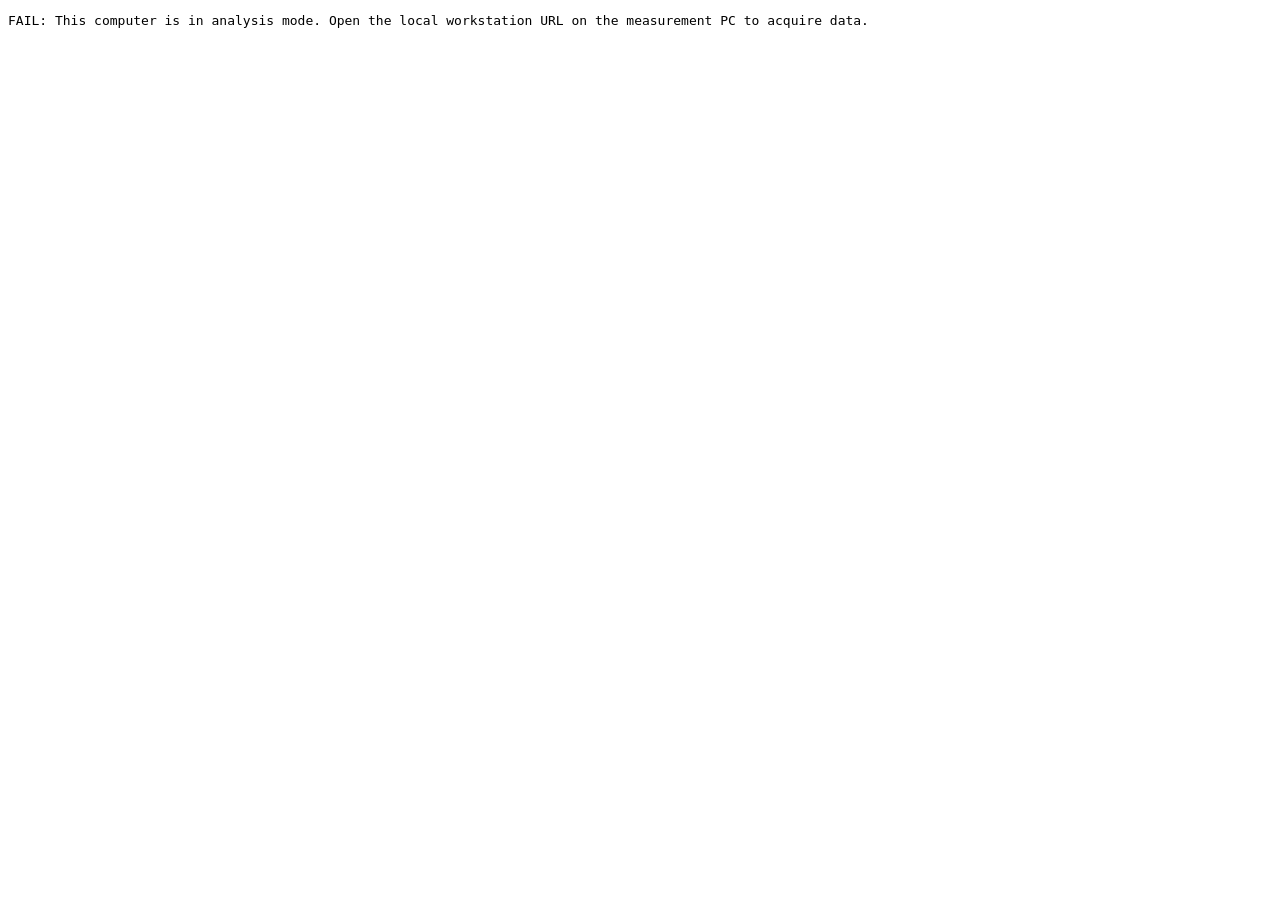
<file: app/test/bridge.html>
﻿<!doctype html><meta charset="utf-8"><title>Local Rust bridge test</title>
<pre id="result">Running</pre><script src="../js/backend.js"></script><script>
(async()=>{
  const output=document.querySelector('#result');
  try {
    const serviceUrl=new URLSearchParams(location.search).get('url')||HHHardware.settings().baseUrl;
    HHHardware.configure({baseUrl:serviceUrl});
    let blocked=false;try{await HHHardware.checkDevice({});}catch(e){blocked=/local workstation/.test(e.message);}
    if(!blocked)throw Error('Commands were accepted without a local session');
    const session=await HHHardware.connect();
    if(!session.ok)throw Error(session.error);
    let validated=false;
    try{await HHHardware.checkDevice({role:'unknown',model:'unsupported',address:'none'});}catch(e){validated=/unsupported|unknown/i.test(e.message);}
    if(!validated)throw Error('Native validation response missing');
    if('token' in HHHardware.settings())throw Error('Credential exposed in settings');
    output.textContent='PASS: automatic local session, blocked unauthenticated commands, native validation, credential kept in memory';
  }catch(e){output.textContent='FAIL: '+e.message;}
})();
</script>
</file>
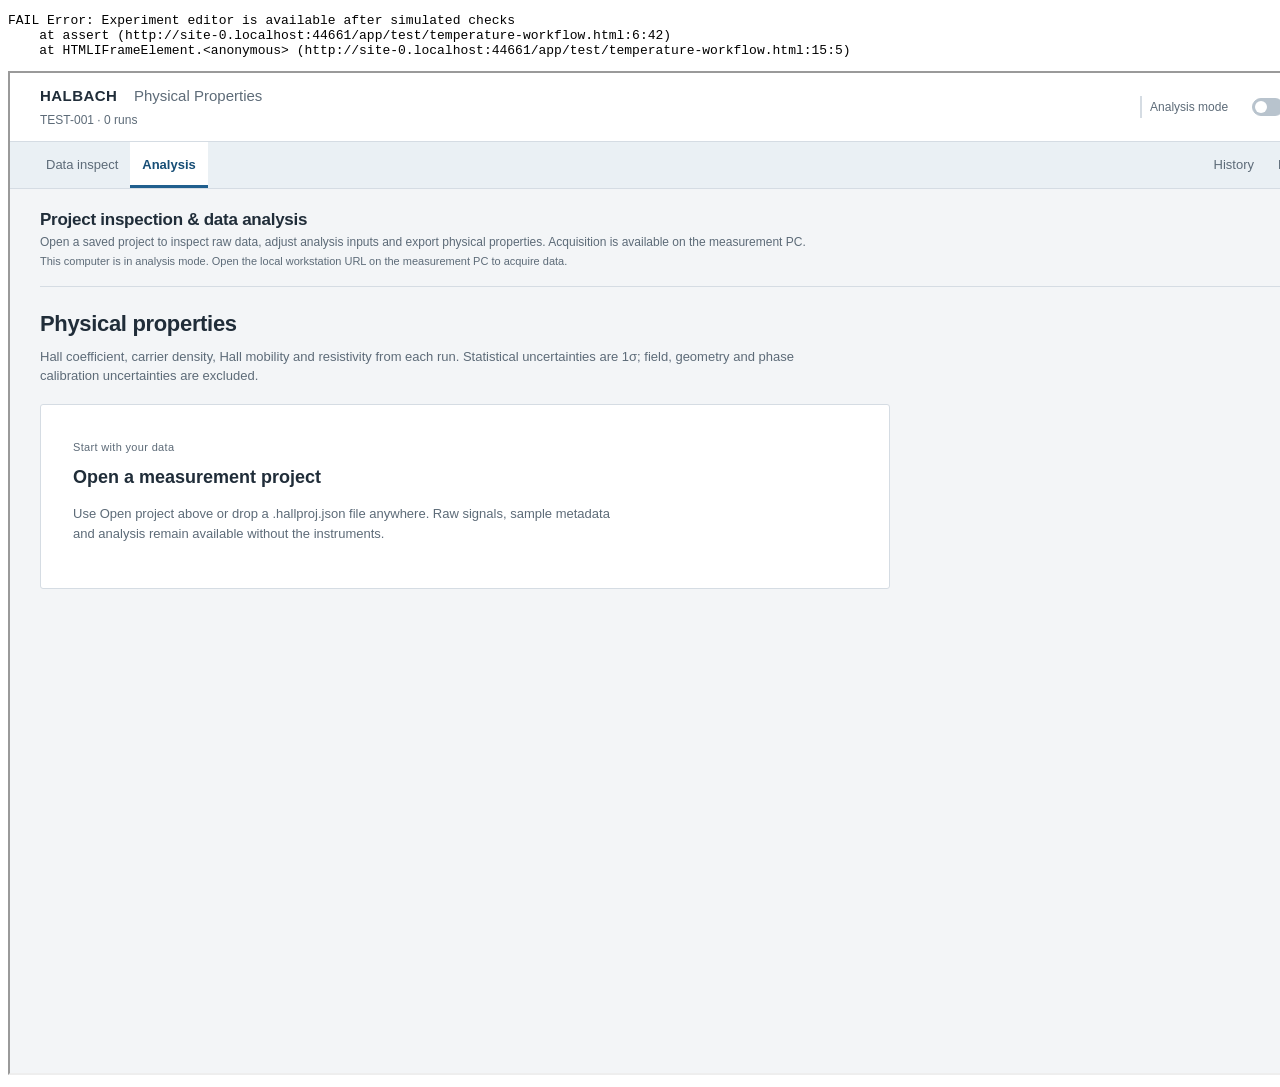
<file: app/test/temperature-workflow.html>
<!doctype html><meta charset="utf-8"><title>Temperature workflow regression tests</title>
<pre id="results">RUNNING</pre><iframe id="app" src="../index.html" style="width:1440px;height:1000px"></iframe>
<script>
document.getElementById('app').addEventListener('load',async()=>{
  const w=document.getElementById('app').contentWindow,d=w.document,results=[];
  const assert=(v,message)=>{if(!v)throw Error(message);results.push(message);};
  const change=(el,value)=>{el.value=value;el.dispatchEvent(new w.Event('change',{bubbles:true}));};
  const wait=async fn=>{const deadline=Date.now()+12000;while(!fn()){if(Date.now()>deadline)throw Error('Timed out');await new Promise(r=>setTimeout(r,2));}};
  try{
    await wait(()=>w.HH?.debugState&&!w.HH.debugState().accessChecking);w.confirm=()=>true;
    const p=w.HH.newTestProject();p.method.levels_mA=[1];p.method.rot_hz=1;p.method.cycles=1;p.method.direction='cw';p.method.mask_s=0.1;
    await d.getElementById('pr-load').onchange({target:{files:[new w.File([JSON.stringify(p)],'temperature.hallproj.json')],value:''}});
    d.querySelector('#tabs [data-id=hardware]').click();await d.getElementById('check-connections').onclick();
    d.querySelector('#tabs [data-id=temp]').click();
    assert(d.getElementById('p-temp').classList.contains('active'),'Experiment editor is available after simulated checks');
    assert(['sw-mode','sw0','sw1','sw-count','swr','sw-range','sw-minstab'].every(id=>!d.getElementById(id).disabled),'Temperature builder inputs are enabled after automatic local connection');
    assert(w.getComputedStyle(d.body).backgroundColor!=='rgb(11, 17, 25)'&&!d.querySelector('#mode-cards svg'),'Workstation uses the light interface and plain method rows');
    d.getElementById('clear-prog').click();change(d.getElementById('sw0'),300);change(d.getElementById('sw1'),302);change(d.getElementById('swd'),1);change(d.getElementById('swr'),1);change(d.getElementById('sw-count'),3);
    d.getElementById('add-sweep').click();let project=w.HH.debugState().P;
    assert(project.tempProgram.length===6&&project.tempProgram.filter(s=>s.type==='measure').every(s=>s.repeats===3),'Step builder creates three measurements at each of three temperatures');
    d.getElementById('clear-prog').click();change(d.getElementById('sw-mode'),'scan');change(d.getElementById('sw0'),295);change(d.getElementById('sw1'),295.5);
    d.getElementById('add-sweep').click();
    assert(project.tempProgram.length===2&&project.tempProgram[1].type==='scan','Slow scan builder stabilizes the start and acquires during the ramp');
    assert(d.getElementById('sw-count-field').hidden&&d.getElementById('sw-step-field').hidden,'Slow scan hides discrete temperature/count fields');
    project.tempProgram=[w.HH.makeStep('measure',{repeats:3})];
    d.querySelector('#tabs [data-id=run]').click();await d.getElementById('r-start').onclick();
    assert(project.runs.length===3&&project.runs.map(r=>r.measurement).join(',')==='1,2,3','Repeat count produces separate saved measurements');
    project.tempProgram=[w.HH.makeStep('scan',{T:295.5,rate:1,endpoint_tol:0.005,timeout_s:120})];
    change(d.getElementById('r-speed'),'200');
    const initial=project.runs.length,run=d.getElementById('r-start').onclick();
    await wait(()=>project.runs.length>initial);
    d.querySelector('#tabs [data-id=temp]').click();
    assert(!d.querySelector('[data-step-index="0"]').disabled,'Active temperature target remains editable');
    assert(!d.getElementById('sw-mode').disabled&&!d.getElementById('add-type').disabled,'The program builder remains editable during acquisition');
    change(d.querySelector('[data-step-index="0"]'),295.25);
    change(d.querySelector('[data-bind="method.carrier_hz"]'),800);
    change(d.getElementById('add-type'),'measure');d.getElementById('add-step').click();
    change(d.querySelector('[data-step-index="1"]'),2);
    assert(project.tempProgram.length===2,'Future steps can be appended during acquisition');
    await d.getElementById('apply-parameters').onclick();
    assert(d.getElementById('parameter-status').textContent.startsWith('Accepted'),'Live conditions and modified sequence are accepted');
    await run;
    const acquired=project.runs.slice(initial),scans=acquired.filter(r=>r.temperatureMode==='scan');
    assert(scans.length>1&&scans.some(r=>r.temperatureStats.span>0.005),'Continuous acquisition records evolving measured temperatures');
    assert(scans[0].method.carrier_hz===700&&scans.some(r=>r.method.carrier_hz===800),'New conditions preserve the active trace and apply to later measurements');
    assert(acquired.filter(r=>r.temperatureMode==='step').length===2,'The appended repeated measurement step executes');
    assert(scans.some(r=>r.programStep.T===295.25),'Updated scan target is stored with later acquisitions');
    assert(!w.HH.debugState().running,'Program finishes after the updated scan and appended measurements');
    document.getElementById('results').textContent='PASS '+results.length+' temperature workflow checks\n'+results.join('\n');
  }catch(error){document.getElementById('results').textContent='FAIL '+error.stack;}
});
</script>
</file>
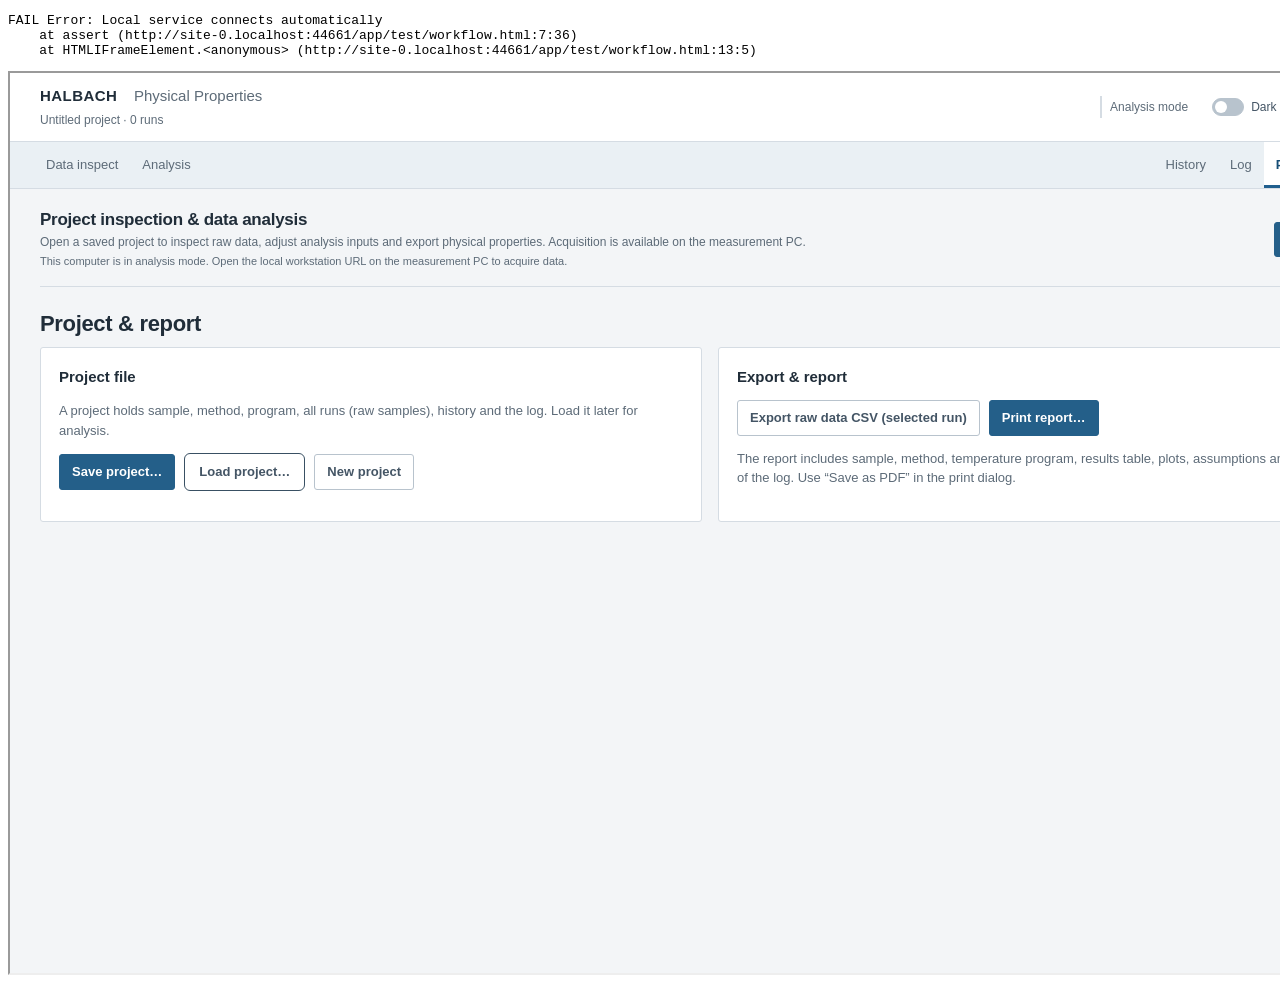
<file: app/test/workflow.html>
<!doctype html><meta charset="utf-8"><title>Workstation workflow smoke tests</title>
<pre id="results">RUNNING</pre><iframe id="app" src="../index.html" style="width:1400px;height:900px"></iframe>
<script>
'use strict';
document.getElementById('app').addEventListener('load', async () => {
  const frame=document.getElementById('app'),w=frame.contentWindow,d=frame.contentDocument,results=[];
  const assert=(v,m)=>{if(!v)throw Error(m);results.push(m);};
  const change=(el,value)=>{el.value=value;el.dispatchEvent(new w.Event('change',{bubbles:true}));};
  const loadFile=async text=>{await d.getElementById('preset-file').onchange({target:{files:[new w.File([text],'test.preset.json',{type:'application/json'})],value:''}});};
  const preset=async name=>{d.querySelector('#p-hardware [data-release-config]').click();d.getElementById('tabs').querySelector('[data-id="mode"]').click();await loadFile(await (await w.fetch('presets/'+name+'.json')).text());};
  try {
    while(w.HH.debugState().accessChecking)await new Promise(r=>setTimeout(r,10));
    assert(w.HH.debugState().accessMode==='workstation','Local service connects automatically');
    assert(d.querySelector('#workstation-controls #rust-url')&&!d.querySelector('#p-hardware #rust-url, #rust-settings'),'Service address is next to top reconnect controls');
    assert(d.getElementById('workstation-help').textContent==='Start start-workstation.bat on the measurement PC. The local browser connects automatically. Pages opened remotely provide project inspection and analysis.','Service help contains startup and remote analysis guidance');
    assert(!d.getElementById('access-description').textContent.includes('Local service connected'),'Connected status is not duplicated in banner guidance');
    w.confirm=()=>true;
    const requests=[];
    w.HHHardware={checkDevice:async device=>{requests.push(device);return {ok:true,identity:device.model};}};
    assert(d.getElementById('p-mode').classList.contains('active'),'Method opens first');
    assert(!d.getElementById('preset-choice')&&!d.getElementById('load-preset')&&!d.querySelector('#p-mode h1'),'Removed preset selector, toolbar button and page title');
    assert(d.querySelectorAll('#mode-cards .mode-card').length===4,'Method page has four cards');
    const file=d.getElementById('preset-file');let pickerOpened=false;file.click=()=>{pickerOpened=true;};
    d.getElementById('preset-card').click();assert(pickerOpened&&file.hidden,'Fourth card opens the hidden JSON picker');
    assert(d.querySelector('[data-bind="method.lock_timeout_s"]').closest('#p-temp'),'TTL timeout is in Experiment setup');
    assert(!d.querySelector('#p-mode input[type="number"]'),'Method contains no numerical parameters');
    assert([...d.getElementById('x-fixed').options].map(o=>o.value).join(',')==='dc,ac','Excitation offers only DC and AC current');
    d.getElementById('method-fixed').click();
    assert(d.getElementById('principle-fixed').closest('[data-method="fixed"]')&&!d.getElementById('principle-fixed').hidden,'DC field options expand inside the selected method panel');
    change(d.getElementById('x-fixed'),'dc');
    assert(w.HH.debugState().P.method.fixed.excitation==='dc','Inline excitation controls retain their data binding');
    d.getElementById('method-rotating').click();
    assert(!d.getElementById('principle-rotating').hidden&&d.getElementById('principle-fixed').hidden,'Switching methods expands AC options and hides DC options');
    await preset('dc-delta');
    change(d.querySelector('[data-bind="hardware.source.address"]'),'');
    change(d.querySelector('[data-bind="hardware.source.model"]'),'K6220');
    assert(w.HH.debugState().P.hardware.source.address==='GPIB0::6::INSTR','Keithley 6220 defaults to GPIB address 6');
    change(d.querySelector('[data-bind="hardware.source.address"]'),'custom-source');
    change(d.querySelector('[data-bind="hardware.source.model"]'),'K6221');
    change(d.querySelector('[data-bind="hardware.source.model"]'),'K6220');
    assert(w.HH.debugState().P.hardware.source.address==='custom-source','Model selection preserves a custom VISA address');
    change(d.getElementById('positive-field-angle'),'30');
    assert(w.HH.debugState().P.hardware.magnet.angle_offset_deg===-30,'+B reference maps to the existing saved offset');
    change(d.querySelector('[data-bind="hardware.magnet.dir_sign"]'),'-1');
    assert(w.HH.debugState().P.hardware.magnet.angle_offset_deg===30&&d.getElementById('positive-field-angle').value==='30','Reversing angle convention preserves the physical +B reference');
    await preset('dc-delta');
    assert([...d.querySelectorAll('#hw-subtabs button')].every(b=>!b.disabled),'Device section navigation is enabled after local connection');
    for(const sub of ['magnet','source','measure']){d.querySelector('#hw-subtabs [data-sub="'+sub+'"]').click();assert(d.querySelector('[data-pane="'+sub+'"]').classList.contains('active'),'Devices opens '+sub+' section');}
    for(const bind of ['hardware.magnet.rotator','hardware.source.model','hardware.measure.volt']){const select=d.querySelector('[data-bind="'+bind+'"]');assert(!select.disabled&&[...select.options].some(o=>o.value&&!o.disabled),'Instrument selection is editable: '+bind);}
    assert(w.HH.debugState().P.method.fixed.excitation==='dc'&&w.HH.debugState().P.hardware.measure.dc_mode==='delta','Legacy delta preset becomes DC excitation with delta device wiring');
    const reverse=d.querySelector('[data-bind="method.fixed.reverse"]');
    assert(reverse.closest('.field').hidden,'Delta hides manual reversal');
    d.getElementById('next').click();
    assert(d.getElementById('device-configuration').tagName==='DETAILS'&&d.getElementById('actual-values-panel').parentElement.id==='hardware-readings','Device accordion precedes live instrument readings');
    d.getElementById('device-configuration').open=false;
    assert(!d.getElementById('actual-values-panel').hidden,'Collapsing device configuration leaves readings visible');
    d.getElementById('device-configuration').open=true;
    assert(!d.getElementById('check-connections').disabled,'Configured addresses enable CHECK');
    assert(d.querySelector('[data-bind="hardware.measure.volt_addr"]').closest('.field').hidden,'Delta hides standalone voltmeter address');
    await d.getElementById('check-connections').onclick();
    assert(requests.some(r=>r.role==='voltmeter'&&r.parent==='source'),'Delta checks voltmeter through source');
    assert(!d.getElementById('next').disabled,'Successful checks unlock Sample');
    assert(d.getElementById('x-fixed').disabled&&d.querySelector('[data-bind="hardware.source.address"]').disabled,'Validated Method and Devices are read only');
    d.querySelector('#hw-subtabs [data-sub="magnet"]').click();assert(d.querySelector('[data-pane="magnet"]').classList.contains('active')&&!d.querySelector('#hw-subtabs [data-sub="source"]').disabled,'Validated device sections remain navigable');
    change(d.querySelector('[data-bind="method.fixed.I_mA"]'),'2');
    assert(w.HH.debugState().connectionsOk(),'Parameter edits preserve device validation');
    let savedBlob;
    w.URL.createObjectURL=blob=>{savedBlob=blob;return 'blob:test-preset';};w.URL.revokeObjectURL=()=>{};
    w.HTMLAnchorElement.prototype.click=function(){};
    d.getElementById('save-preset').click();
    const savedText=await savedBlob.text(),saved=JSON.parse(savedText);
    assert(saved.format==='halbach-hall-preset'&&saved.method.fixed.excitation==='dc'&&saved.hardware.measure.dc_mode==='delta'&&saved.hardware.source.model==='K6221','Devices exports method and devices in one preset JSON');
    assert(!('runs' in saved)&&!('sample' in saved),'Preset excludes measurement data and sample');
    d.querySelector('#p-hardware [data-release-config]').click();
    change(d.querySelector('[data-bind="hardware.source.address"]'),'');
    assert(d.getElementById('check-connections').disabled,'Missing source address disables CHECK');
    assert(d.getElementById('next').disabled,'Configuration changes invalidate old checks');
    await loadFile(savedText);
    assert(w.HH.debugState().P.hardware.source.address===saved.hardware.source.address,'Saved preset restores device addresses');
    await preset('ac-dc');
    assert(!d.getElementById('f-dc-currents').closest('.field').hidden,'AC field/DC current shows current list');
    assert(d.querySelector('[data-bind="method.rotating.background"]').closest('.field').hidden,'DC sweep hides separate background option');
    change(d.getElementById('f-dc-currents'),'-5, -2.5, 0, 2.5, 5');
    assert(w.HH.debugState().P.method.rotating.currents_mA.length===5,'Signed current list is parsed');
    change(d.querySelector('[data-bind="method.rotating.rot_hz"]'),'1.3');
    assert(w.HH.modeErrors(w.HH.debugState().P).some(e=>/1.2/.test(e)),'Experiment validation rejects rotation above 1.2 Hz');
    await preset('chirp');
    assert(w.HH.debugState().P.method.rot_hz===1.2&&w.HH.debugState().P.method.cycles===6,'CHIRP preset uses maximum speed and cycle count');
    assert(!d.getElementById('next').disabled,'Valid CHIRP parameters unlock Devices');
    d.getElementById('next').click();
    change(d.querySelector('[data-bind="hardware.source.model"]'),'MFLI');
    change(d.querySelector('[data-bind="hardware.source.address"]'),'dev1234');
    change(d.querySelector('[data-bind="hardware.measure.lockin1"]'),'MFLI');
    change(d.querySelector('[data-bind="hardware.measure.lockin1_addr"]'),'dev1234');
    assert(!d.getElementById('check-connections').disabled,'MFLI source and Lock-in 1 can share a LabOne device ID');
    await preset('dc-delta');
    const p=w.HH.debugState().P;
    p.hardware.magnet.counts_per_turn=4000;p.hardware.magnet.velocity_scale=1;p.tempProgram=[w.HH.makeStep('measure')];
    d.getElementById('next').click();await d.getElementById('check-connections').onclick();
    const synthetic=await w.HH.acquire(p,{},()=>295,5);
    w.HHHardware.startProgram=async()=>({id:'browser-test-only'});
    w.HHHardware.programStatus=async()=>({state:'finished',step:0,count:1,message:'Fake transport program complete',temperatureK:null,setpointK:null,runs:[{samples:synthetic.samples,simulated:false,T_mean:null,T_set:null,positionSource:'owis',detectionKind:'angular'}]});
    d.getElementById('tabs').querySelector('[data-id="run"]').click();
    assert(d.getElementById('actual-values-panel').parentElement.id==='run-readings'&&!d.getElementById('actual-values-panel').hidden,'Run displays live instrument readings beside the run controls');
    assert(!d.getElementById('r-start').disabled,'Calibrated real configuration enables Start');
    await d.getElementById('r-start').onclick();
    assert(p.runs.length===1&&!p.runs[0].simulated,'Real backend results retain their acquisition flag');
    assert(p.runs[0].fit&&p.runs[0].derived,'Real angular data reaches analysis');
    assert(!w.HH.debugState().running,'Real run completion unlocks controls');
    p.tempProgram.push(w.HH.makeStep('soak'));
    let state='running',updates=[],polls=0,updatedProgram;
    w.HHHardware.programStatus=async()=>{polls++;return {state,step:0,count:0,message:state,runs:[]};};
    w.HHHardware.pauseProgram=async()=>{state='paused';};
    w.HHHardware.resumeProgram=async()=>{state='running';};
    w.HHHardware.updateProgram=async(id,project)=>{updates.push(JSON.parse(JSON.stringify(project.method)));updatedProgram=JSON.parse(JSON.stringify(project.tempProgram));};
    const live=d.getElementById('r-start').onclick();
    while(!polls)await new Promise(r=>setTimeout(r,5));
    assert(d.getElementById('x-fixed').disabled,'Method locks during acquisition');
    d.querySelector('#tabs [data-id="temp"]').click();
    assert(!d.querySelector('[data-step-index="0"]').disabled&&!d.querySelector('[data-step-index="1"]').disabled,'Active conditions and future step parameters remain editable');
    change(d.querySelector('[data-step-index="1"]'),'15');
    const current=d.querySelector('[data-bind="method.fixed.I_mA"]');
    assert(!current.disabled,'Experimental current stays editable during acquisition');
    change(current,'3');
    assert(!updates.length,'Editing a parameter does not silently change active acquisition');
    await d.getElementById('apply-parameters').onclick();
    assert(updates.length===1&&updates[0].fixed.I_mA===3,'Apply sends edited parameters to the running Rust job');
    assert(updatedProgram[1].seconds===15,'Apply includes future temperature parameters');
    await d.getElementById('r-pause').onclick();
    while(w.HH.debugState().runner.state!=='paused')await new Promise(r=>setTimeout(r,10));
    assert(!d.getElementById('x-fixed').disabled&&!d.querySelector('[data-bind="hardware.source.address"]').disabled,'Pause unlocks Method and Devices');
    change(d.querySelector('[data-bind="hardware.source.address"]'),'GPIB0::15::INSTR');
    assert(!w.HH.debugState().connectionsOk()&&d.getElementById('r-pause').disabled,'Changed paused devices require validation before Resume');
    await d.getElementById('check-connections').onclick();
    await d.getElementById('r-pause').onclick();
    assert(d.getElementById('x-fixed').disabled,'Resume relocks configuration');
    state='finished';await live;
    assert(!d.getElementById('x-fixed').disabled,'Stop or completion releases configuration');
    document.getElementById('results').textContent='PASS '+results.length+' workflow checks\n'+results.join('\n');
  }catch(e){document.getElementById('results').textContent='FAIL '+e.stack;}
});
</script>
</file>
<file: app/style.css>
:root{color-scheme:light;--bg:#f3f5f7;--panel:#fff;--panel2:#f8fafb;--line:#d5dce3;--muted:#5d6b78;--text:#202d39;--cyan:#205f8e;--blue:#40749b;--amber:#8c631e;--red:#a13b38;--green:#32654b;--nav-bg:#eaf0f4;--strong:#174e76;--secondary-text:#445565;--input-border:#b8c3cd;--focus:#477caa;--disabled-bg:#eef1f4;--button-bg:#245f89;--button-hover:#184e76;--on-primary:#fff;--danger-border:#bc8887;--notice-bg:#f7f9fb;--notice-border:#d8e0e7;--notice-accent:#9caeba;--notice-text:#4c5c69;--error-bg:#fcf5f5;--error-text:#8a3330;--success-bg:#f4f8f5;--success-text:#386049;--table-head:#edf2f6;--hover-bg:#f5f8fa;--selected-bg:#edf4fa;--plot-bg:#fff;--plot-grid:#e0e6ec;--plot-text:#536574;--plot-primary:#205f8e;--plot-secondary:#ad7521;--plot-tertiary:#6a8091;--plot-muted:#9ba7b1}
:root[data-theme="dark"]{color-scheme:dark;--bg:#141a21;--panel:#1d252e;--panel2:#202b36;--line:#3b4856;--muted:#b0bfcc;--text:#e5ebf1;--cyan:#8ebddd;--blue:#8cb3d1;--amber:#e0bf82;--red:#e4a09c;--green:#a1c6b0;--nav-bg:#1a222b;--strong:#c3ddef;--secondary-text:#c5d0dc;--input-border:#546372;--focus:#88b6d8;--disabled-bg:#232d37;--button-bg:#335e7f;--button-hover:#416f91;--danger-border:#885b5a;--notice-bg:#202e3c;--notice-border:#425566;--notice-accent:#8197aa;--notice-text:#c1d0dd;--error-bg:#38292a;--error-text:#f0c4c0;--success-bg:#24352d;--success-text:#bcd4c4;--table-head:#27333f;--hover-bg:#273440;--selected-bg:#263c4f;--plot-bg:#1b242e;--plot-grid:#35424f;--plot-text:#bcc9d5;--plot-primary:#93bddd;--plot-secondary:#dfbb7d;--plot-tertiary:#b1c0ce;--plot-muted:#788d9f}
*{box-sizing:border-box}body{margin:0;background:var(--bg);color:var(--text);font:13px/1.5 'Segoe UI',Arial,sans-serif}
button,input,select,textarea{font:inherit}button{cursor:pointer}button:disabled{cursor:default;opacity:.5}[hidden]{display:none!important}
header{min-height:66px;padding:12px 30px;border-bottom:1px solid var(--line);background:var(--panel);display:flex;align-items:center;justify-content:space-between;gap:16px}
.brand strong{font-size:15px;font-weight:650;letter-spacing:.03em;display:block}.brand strong span{font-weight:400;letter-spacing:0;margin-left:12px;color:var(--muted)}.brand small{display:block;font-size:12px;margin-top:3px;color:var(--muted)}
.muted{color:var(--muted)}.badge,.actual-badge{display:inline-block;font-size:12px;padding:2px 8px;border-left:2px solid var(--line);color:var(--muted);white-space:nowrap}.badge.ok{border-color:var(--green);color:var(--green)}.badge.sim{border-color:var(--amber);color:var(--amber)}.badge.err{border-color:var(--red);color:var(--red)}.badge.run{border-color:var(--cyan);color:var(--cyan)}
nav.tabs{position:sticky;top:0;z-index:10;display:flex;gap:0;background:var(--nav-bg);border-bottom:1px solid var(--line);padding:0 24px;overflow-x:auto;scrollbar-width:thin}
nav.tabs button{white-space:nowrap;background:none;border:0;border-bottom:3px solid transparent;color:var(--muted);padding:13px 12px 10px;min-height:46px}nav.tabs button.active{background:var(--panel);border-bottom-color:var(--cyan);color:var(--strong);font-weight:600}nav.tabs button:disabled{opacity:.45}nav.tabs .n{font-size:11px;margin-right:6px;color:var(--muted)}nav.tabs .sep{flex:1}.analysis-mode nav.tabs .n{display:none}
main{padding:20px 30px 50px;max-width:1550px;margin:auto}.page{display:none}.page.active{display:block}h1{font-size:22px;line-height:1.25;font-weight:600;margin:0 0 9px;letter-spacing:-.015em}h2{font-size:15px;font-weight:600;margin:0 0 12px}h3{font-size:13px;font-weight:600;margin:0 0 10px}.intro{color:var(--muted);margin:0 0 18px;max-width:110ch}
.workspace-banner{display:flex;align-items:center;justify-content:space-between;gap:20px;border-bottom:1px solid var(--line);padding:0 0 16px;margin-bottom:23px}.workspace-banner h1{font-size:17px;margin:0 0 3px}.workspace-banner p{margin:0;font-size:12px}.workspace-banner small{color:var(--muted);font-size:11px}.workspace-banner .eyebrow{display:none}.eyebrow{color:var(--muted);font-size:11px;letter-spacing:.03em}
.card{background:var(--panel);border:1px solid var(--line);border-radius:3px;padding:18px;margin-bottom:16px}.grid{display:grid;gap:16px}.g2{grid-template-columns:repeat(2,minmax(0,1fr))}.g3{grid-template-columns:repeat(3,minmax(0,1fr))}.g4{grid-template-columns:repeat(4,minmax(0,1fr))}
.field label{display:block;font-size:12px;color:var(--secondary-text);font-weight:600;margin-bottom:5px}.field small{display:block;font-size:11px;color:var(--muted);margin-top:4px}
input,select,textarea{width:100%;min-height:34px;border:1px solid var(--input-border);border-radius:2px;background:var(--panel);color:var(--text);padding:6px 9px}input:focus,select:focus,textarea:focus,button:focus-visible{outline:2px solid var(--focus);outline-offset:1px}input.bad{border-color:var(--red)}input:disabled,select:disabled,textarea:disabled{background:var(--disabled-bg);color:var(--muted);border-color:var(--line);cursor:default}
.primary,.secondary,.danger{border:1px solid;border-radius:3px;padding:7px 12px;min-height:34px;font-weight:600}.primary{background:var(--button-bg);border-color:var(--button-bg);color:var(--on-primary)}.primary:hover:enabled{background:var(--button-hover)}.secondary{background:var(--panel);border-color:var(--input-border);color:var(--secondary-text)}.secondary:hover:enabled{background:var(--table-head)}.danger{background:var(--panel);border-color:var(--danger-border);color:var(--red)}.danger:hover:enabled{background:var(--error-bg)}
.actions{display:flex;gap:9px;align-items:center;flex-wrap:wrap}.toolbar{display:flex;align-items:end;gap:10px;flex-wrap:wrap;margin-bottom:12px}.toolbar .field{min-width:130px}.pager{display:flex;justify-content:space-between;margin-top:20px}#apply-parameters{margin-bottom:0}[data-release-config]{margin-bottom:16px}
.notice{background:var(--notice-bg);border:1px solid var(--notice-border);border-left:3px solid var(--notice-accent);color:var(--notice-text);border-radius:2px;padding:10px 12px;margin-bottom:12px;font-size:12px}.notice.err{background:var(--error-bg);border-left-color:var(--red);color:var(--error-text)}.notice.ok{background:var(--success-bg);border-left-color:var(--green);color:var(--success-text)}
table{width:100%;border-collapse:collapse;font-size:12px}th,td{padding:8px 10px;text-align:left;border-bottom:1px solid var(--line);white-space:nowrap}th{font-size:11px;font-weight:600;color:var(--muted);background:var(--table-head)}.tablewrap{overflow:auto;max-height:480px;border:1px solid var(--line);border-radius:2px;background:var(--panel)}.tablewrap th{position:sticky;top:0;z-index:1}.tablewrap td{font-variant-numeric:tabular-nums}.tablewrap tr:hover td{background:var(--hover-bg)}tr.cur td{background:var(--selected-bg)}tr.donest td{color:var(--muted)}tr.sel td{background:var(--selected-bg)}td input,td select{min-height:30px;padding:4px 6px}.step-fields{display:flex;gap:12px;flex-wrap:wrap}.step-fields label{font-size:11px;color:var(--secondary-text);display:flex;flex-direction:column;gap:3px}.step-fields input,.step-fields select{width:95px}.step-fields input[type=text]{width:150px}
canvas{display:block;width:100%;height:280px;border:1px solid var(--line);border-radius:2px;background:var(--panel)}.legend{display:flex;gap:16px;flex-wrap:wrap;font-size:11px;color:var(--muted);margin-top:7px}.legend i{display:inline-block;width:10px;height:3px;vertical-align:middle;margin-right:5px}.analysis-legend{margin-bottom:14px}
.kpis{display:grid;grid-template-columns:repeat(auto-fit,minmax(145px,1fr));gap:12px}.kpi{border:1px solid var(--line);background:var(--panel);border-radius:2px;padding:10px 12px}.kpi span{display:block;font-size:11px;color:var(--muted)}.kpi b{display:block;font-size:21px;font-weight:500;font-variant-numeric:tabular-nums;line-height:1.5}.kpi small{font-size:11px;color:var(--muted)}#a-kpis{margin:16px 0}#i-kpis{margin-bottom:16px}.actual-panel{padding:13px 16px}.actual-header{display:flex;justify-content:space-between;align-items:center;gap:12px;flex-wrap:wrap;margin-bottom:12px}.actual-header strong{font-size:12px;font-weight:600}.actual-kpis .kpi{background:var(--panel2);border:0;border-left:1px solid var(--line);padding:7px 12px}.actual-kpis .kpi b{font-size:17px}.actual-kpis small{display:block}
.progress{height:5px;background:var(--line);overflow:hidden}.progress>div{height:100%;background:var(--cyan);width:0}.subtabs{display:flex;gap:0;border-bottom:1px solid var(--line);margin-bottom:16px}.subtabs button{border:0;border-bottom:2px solid transparent;background:none;color:var(--muted);padding:8px 14px}.subtabs button.active{color:var(--cyan);border-bottom-color:var(--cyan);font-weight:600}.subpane{display:none}.subpane.active{display:block}
.method-choices{display:grid;grid-template-columns:1fr;gap:0;margin:0 0 20px;border:1px solid var(--line);background:var(--panel);border-radius:3px;overflow:hidden}.method-option{display:grid;grid-template-columns:20px minmax(180px,235px) 1fr 125px;gap:15px;align-items:center;width:100%;padding:18px;text-align:left;background:var(--panel);border:0;border-bottom:1px solid var(--line);color:var(--text);min-height:80px}.method-option:last-child{border-bottom:0}.method-option:hover:enabled{background:var(--hover-bg)}.method-option.sel{background:var(--selected-bg);box-shadow:inset 3px 0 var(--cyan)}.method-name{font-size:13px;font-weight:600}.method-description{font-size:12px;color:var(--muted)}.method-state{font-size:11px;text-align:right;color:var(--muted)}.method-radio{border:1px solid var(--input-border);width:14px;height:14px;border-radius:50%}.sel .method-radio{border:4px solid var(--cyan)}.preset-option{min-height:62px;background:var(--panel2)}
.empty-state{padding:32px;max-width:850px}.empty-state h2{font-size:18px;margin:8px 0}.empty-state p{color:var(--muted);max-width:75ch}#a-run-status{color:var(--muted);line-height:1.65}#a-run-status:empty,#i-mask-status:empty{display:none}#a-table td:last-child{white-space:normal;min-width:240px;max-width:400px}#a-table td:nth-child(2){white-space:normal;min-width:130px}
#logview{height:54vh;overflow:auto;border:1px solid var(--line);background:var(--panel);font:12px/1.55 Consolas,monospace;padding:10px;white-space:pre-wrap}.ll{display:block}.l-error{color:var(--red)}.l-warn{color:var(--amber)}.l-debug{color:var(--muted)}.l-verbose{color:var(--blue)}.l-normal{color:var(--secondary-text)}#report{display:none}.experiment-apply{position:sticky;top:46px;z-index:8;background:var(--bg);border-bottom:1px solid var(--line);padding:10px 0;margin-bottom:18px}.program-builder{padding:15px;background:var(--panel2);border:1px solid var(--line)}.program-builder .toolbar{margin:0}.program-builder details{margin-top:12px}.program-builder summary{cursor:pointer;color:var(--blue);font-size:12px}
@media(max-width:1000px){.g3,.g4{grid-template-columns:repeat(2,minmax(0,1fr))}.method-option{grid-template-columns:18px 200px 1fr}.method-state{display:none}#prog-grid{grid-template-columns:1fr}}
@media(max-width:700px){header{padding:12px 16px;align-items:flex-start;flex-wrap:wrap}.brand strong span{display:block;margin:2px 0 0}main{padding:18px 14px 40px}nav.tabs{padding:0 8px}nav.tabs button{padding:12px 10px}.g2,.g3,.g4{grid-template-columns:1fr}.workspace-banner{flex-direction:column;align-items:flex-start;gap:12px}.workspace-banner h1{font-size:16px}.method-option{grid-template-columns:18px 1fr;gap:6px 14px;padding:15px}.method-description{grid-column:2}.grid .field[style*="span 3"]{grid-column:auto!important}.kpis{grid-template-columns:repeat(2,minmax(0,1fr))}.experiment-apply{top:46px}.subtabs{overflow:auto}.subtabs button{white-space:nowrap}.step-fields input,.step-fields select{width:90px}}
@media print{body{background:var(--panel);color:#000}header,nav.tabs,main{display:none!important}#report{display:block!important;font:10pt/1.4 Arial,sans-serif;padding:0}#report table{font-size:8pt;page-break-inside:auto}#report th,#report td{white-space:normal;overflow-wrap:anywhere;border-bottom:1px solid #bbb;color:#000}#report tr{page-break-inside:avoid}#report h2{margin-top:18px}#report img{max-width:100%;max-height:270px;page-break-inside:avoid}#report .pb{page-break-before:always}}
@media(prefers-reduced-motion:reduce){*,*::before,*::after{transition:none!important;scroll-behavior:auto!important}}
#prog-grid{grid-template-columns:minmax(0,3fr) minmax(280px,1fr);align-items:start}#prog-table td:nth-child(2){min-width:130px;max-width:170px;white-space:normal}#prog-table td:last-child{width:150px}#prog-table .step-fields{gap:10px}#prog-preview-card{padding:16px}#prog-table td{vertical-align:top}#prog-table td:first-child{padding-top:16px}#prog-table .secondary{padding:5px 8px;min-height:30px}#prog-table input,#prog-table select{font-size:12px}.program-builder details{padding-top:12px;border-top:1px solid var(--line);margin-top:16px}
@media(max-width:1100px){#prog-grid{grid-template-columns:1fr}#prog-preview-card canvas{height:200px}}

.header-actions{justify-content:flex-end;gap:16px;margin-left:auto}.header-status{gap:8px}.header-help{display:inline-flex;align-items:center;text-decoration:none}.theme-control{position:relative;display:inline-flex;align-items:center;gap:7px;white-space:nowrap;cursor:pointer;font-size:12px;color:var(--secondary-text)}.theme-control input{position:absolute;width:1px;min-height:1px;height:1px;opacity:0;padding:0;margin:0}.theme-track{width:32px;height:18px;background:var(--input-border);border:1px solid var(--input-border);border-radius:10px;display:inline-flex;align-items:center;padding:2px}.theme-track::before{content:'';width:12px;height:12px;border-radius:50%;background:var(--panel)}.theme-control input:checked+.theme-track{background:var(--button-bg);border-color:var(--cyan)}.theme-control input:checked+.theme-track::before{transform:translateX(14px);background:var(--on-primary)}.theme-control input:focus-visible+.theme-track,a:focus-visible{outline:2px solid var(--focus);outline-offset:3px}
@media(max-width:700px){.header-actions{gap:12px}.header-status{flex-basis:100%;justify-content:flex-end}.header-help{min-height:32px}}
.workspace-actions{display:flex;align-items:flex-end;justify-content:flex-end;gap:12px;flex-wrap:wrap}.service-controls{align-items:flex-end;gap:8px}.service-controls .field{min-width:0}.service-controls label{font-size:11px}.service-controls input{width:230px;max-width:100%;font-size:12px}.help-tip{position:relative;align-self:center;display:inline-flex;align-items:center;justify-content:center;flex:none;width:24px;height:24px;min-height:24px;padding:0;border:1px solid var(--line);border-radius:50%;background:var(--panel);color:var(--muted);font-size:12px;cursor:help}.help-tip [role=tooltip]{display:none;position:absolute;z-index:30;right:0;top:calc(100% + 9px);width:300px;max-width:80vw;padding:12px;border:1px solid var(--line);border-radius:5px;background:var(--panel);color:var(--text);font:12px/1.6 Arial,sans-serif;box-shadow:0 4px 12px #0002;text-align:left}.help-tip:hover [role=tooltip],.help-tip:focus [role=tooltip]{display:block}.device-accordion{margin-bottom:20px;border:1px solid var(--line);border-radius:6px;background:var(--panel)}.device-accordion>summary{padding:16px 20px;font-size:18px;font-weight:600;cursor:pointer}.accordion-content{padding:4px 20px 20px}.accordion-content>.card{box-shadow:none}.accordion-content>.actions{margin-top:12px}
@media(max-width:1100px){.workspace-banner{flex-wrap:wrap;align-items:flex-start}.workspace-actions{justify-content:flex-start}.service-controls{flex-wrap:wrap}}@media(max-width:700px){.workspace-actions{width:100%;justify-content:flex-start}.service-controls{width:100%}.service-controls .field{flex:1;min-width:180px}.service-controls input{width:100%}.accordion-content{padding:4px 12px 16px}.device-accordion>summary{padding:14px 12px}}
@media print{#report,#report th,#report td{background:#fff!important;color:#000!important}}@media print{body{background:#fff!important;color:#000!important}}

/* Method-specific controls belong to their selected method panel. */
.method-panel{border-bottom:1px solid var(--line)}.method-panel.sel{background:var(--selected-bg);box-shadow:inset 3px 0 var(--cyan)}.method-panel>.method-option{border-bottom:0}.method-panel>.method-option.sel{box-shadow:none;background:transparent}.method-options{padding:0 18px 18px 53px}.method-options>.grid{max-width:660px}.method-options>.field{max-width:330px}.method-options>p{margin:0;color:var(--muted);font-size:12px}.method-options .field small{max-width:48ch}
@media(max-width:700px){.method-options{padding:2px 15px 16px 47px}.method-options>.field{max-width:none}}
</file>
<file: app/help.css>
.help-page header{position:sticky;top:0;z-index:20}.help-page a{color:var(--cyan);text-underline-offset:3px}.help-page .secondary{color:var(--secondary-text)}.help-layout{display:grid;grid-template-columns:240px minmax(0,1fr);gap:35px;max-width:1420px;margin:auto;padding:28px 30px 60px}.help-sidebar{position:sticky;top:96px;align-self:start;max-height:calc(100vh - 120px);overflow:auto;padding-right:12px}.help-sidebar nav{display:grid;gap:2px;margin-top:18px}.help-sidebar nav a{text-decoration:none;color:var(--secondary-text);font-size:12px;padding:6px 8px;border-left:2px solid transparent}.help-sidebar nav a:hover,.help-sidebar nav a[aria-current=true]{background:var(--selected-bg);border-left-color:var(--cyan);color:var(--strong)}.help-search{display:flex;gap:6px;align-items:center}.help-search input{min-width:0}.help-search button{padding:4px 8px}.help-search-status{min-height:20px;color:var(--muted);font-size:11px;margin:6px 0}.help-page main{padding:0;min-width:0;margin:0;width:100%;max-width:none}.help-page .doc-title{margin-bottom:24px}.help-page h1{font-size:28px}.help-page .doc-lead{font-size:14px;color:var(--muted);max-width:85ch}.help-page .doc-section{scroll-margin-top:96px;margin:0 0 22px;padding:22px 24px;background:var(--panel);border:1px solid var(--line);border-radius:3px}.help-page h2{font-size:19px;margin-bottom:16px}.help-page h3{font-size:14px;margin:22px 0 8px}.help-page p{max-width:100ch}.help-page li{margin:6px 0}.help-page ul,.help-page ol{padding-left:22px}.help-page .tablewrap{max-height:none;margin:14px 0}.help-page th,.help-page td{white-space:normal;vertical-align:top}.help-page th{position:static}.help-page code{font:12px Consolas,monospace;background:var(--panel2);border:1px solid var(--line);padding:1px 4px;border-radius:2px;overflow-wrap:anywhere}.help-page pre{background:var(--panel2);border:1px solid var(--line);padding:13px;overflow:auto;line-height:1.65}.help-page pre code{background:none;border:0;padding:0;white-space:pre}.equation{border-left:2px solid var(--line);margin:18px 0;padding:14px 16px;background:var(--panel2);overflow-x:auto;max-width:100%}.equation math{font-size:17px;min-width:max-content;margin:4px auto 10px;color:var(--text)}.equation figcaption{font-size:11px;color:var(--muted);line-height:1.5}.help-page .symbol-table td:first-child{font-family:'Cambria Math',serif;font-size:15px;white-space:nowrap}.help-page .doc-note{border-left:3px solid var(--notice-accent);padding:8px 12px;background:var(--notice-bg);color:var(--notice-text);font-size:12px}.help-page .doc-footer{font-size:12px;color:var(--muted);padding:4px 0 20px}.help-page #help-empty{border:1px solid var(--line);padding:24px;background:var(--panel)}.help-page details{margin-top:16px}.help-page summary{cursor:pointer;font-weight:600}.help-page kbd{font:11px Consolas,monospace;border:1px solid var(--input-border);padding:2px 4px;border-radius:2px;background:var(--panel2)}
@media(max-width:900px){.help-layout{grid-template-columns:1fr;padding:20px 16px;gap:20px}.help-sidebar{position:static;max-height:none;padding-right:0}.help-sidebar nav{grid-template-columns:repeat(2,minmax(0,1fr));max-height:190px;overflow:auto;border:1px solid var(--line);padding:6px}.help-page .doc-section{padding:18px}.help-page header{position:static}.help-page .doc-section{scroll-margin-top:16px}.help-page h1{font-size:24px}}
@media(max-width:480px){.help-sidebar nav{grid-template-columns:1fr}.help-page .doc-section{padding:16px 12px}.help-page header .header-actions{flex-wrap:wrap}.equation{padding:10px}.equation math{font-size:16px}}
@media print{.help-page header,.help-sidebar,.help-page .doc-title .actions,.help-page #help-empty,.help-page .doc-footer{display:none!important}.help-layout{display:block;padding:0;max-width:none}.help-page main{display:block!important}.help-page .doc-section,.help-page .doc-section[hidden]{display:block!important;background:#fff!important;border:0;padding:0;margin-bottom:22px}.help-page main *{color:#000!important;background:transparent!important}.help-page h2,.help-page h3{break-after:avoid}.help-page .equation,.help-page table tr{break-inside:avoid}.help-page .equation{border-color:#aaa;overflow:visible}.help-page pre{white-space:pre-wrap}.help-page h1{font-size:22pt}.help-page th,.help-page td{font-size:9pt;border-color:#bbb}.help-page .doc-section h2{font-size:15pt}.help-page .tablewrap{overflow:visible;border-color:#bbb}.help-page math{font-size:14pt}.help-page .equation math{min-width:0}}
</file>
